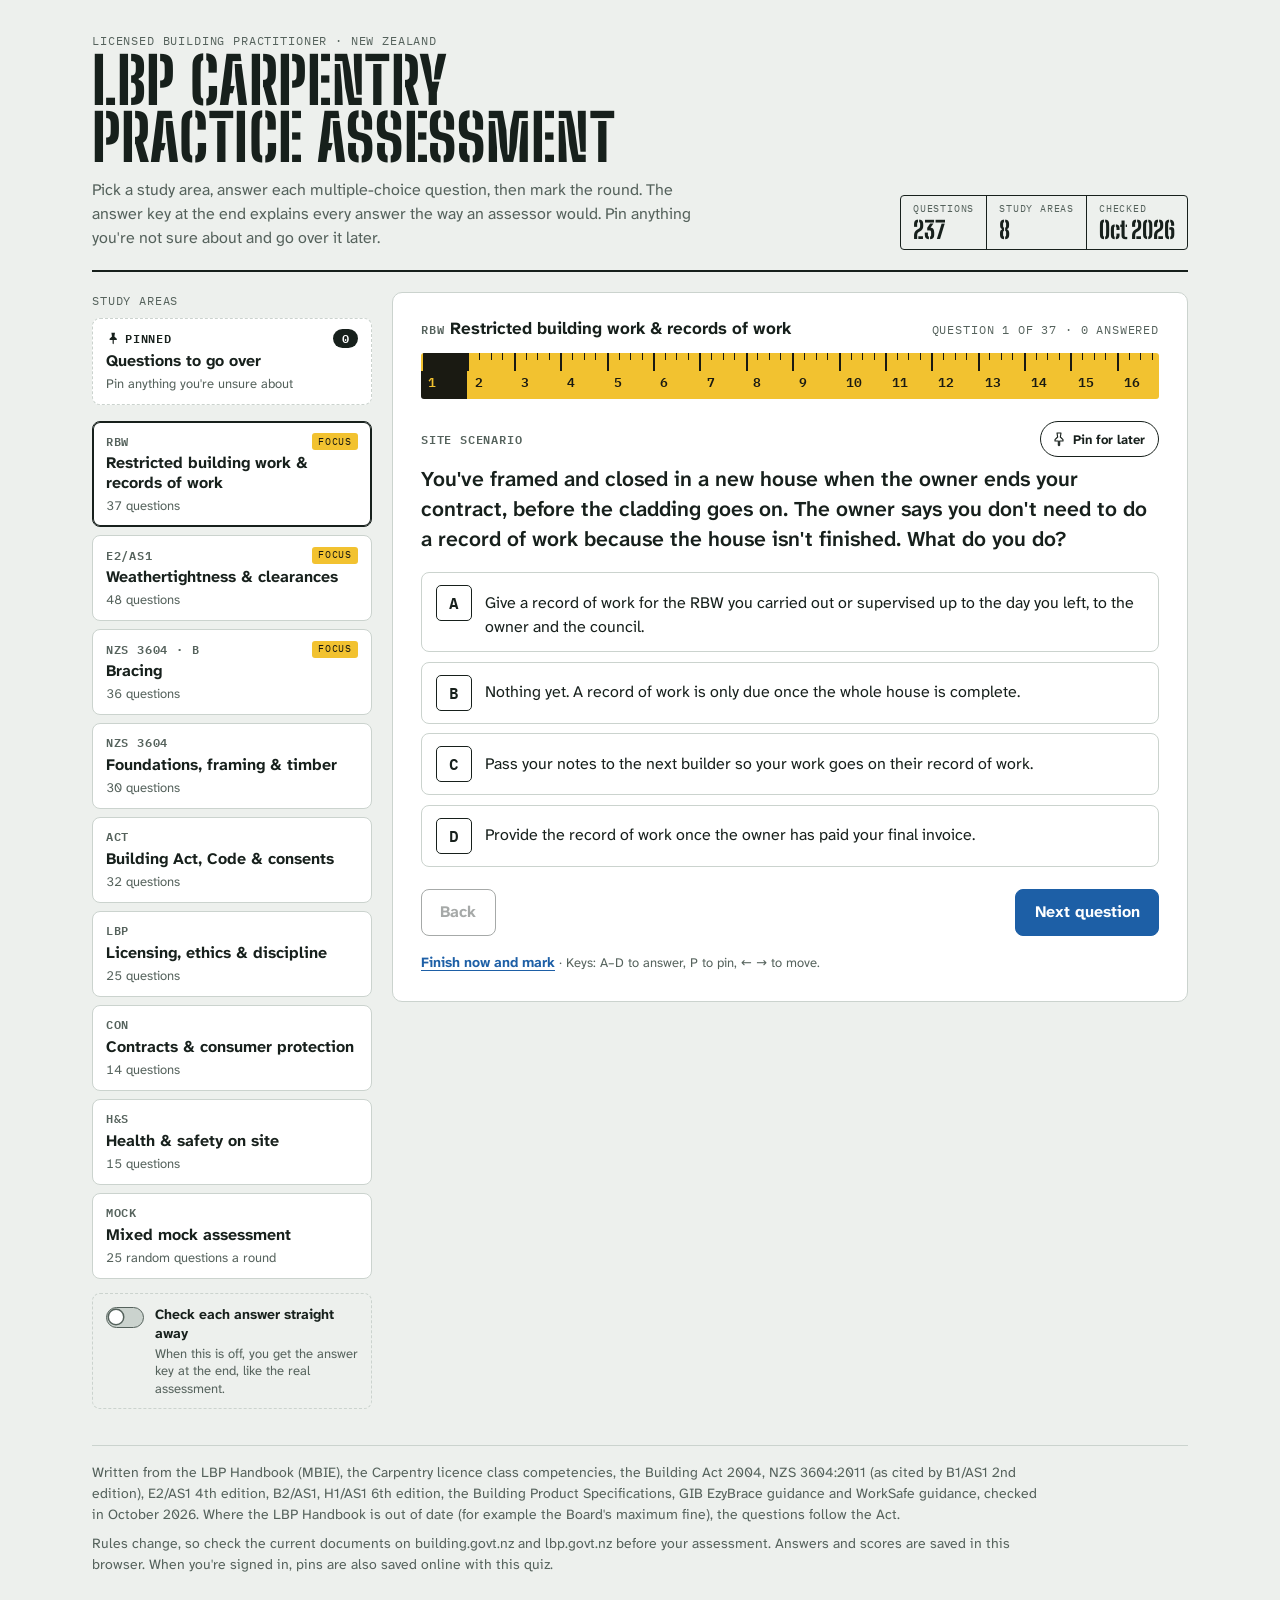
<file: lbp-carpentry-quiz/LBP-Carpentry-Practice-Quiz.html>
<!doctype html>
<html lang="en-NZ">
<head>
<meta charset="utf-8">
<meta name="viewport" content="width=device-width,initial-scale=1,viewport-fit=cover">
<title>LBP Carpentry Practice Quiz</title>
<style>@font-face{font-family:'Atkinson Hyperlegible Next';font-style:normal;font-weight:400 700;font-display:swap;src:url([data-uri]) format('woff2');unicode-range:U+0100-02BA, U+02BD-02C5, U+02C7-02CC, U+02CE-02D7, U+02DD-02FF, U+0304, U+0308, U+0329, U+1D00-1DBF, U+1E00-1E9F, U+1EF2-1EFF, U+2020, U+20A0-20AB, U+20AD-20C0, U+2113, U+2C60-2C7F, U+A720-A7FF;}
@font-face{font-family:'Atkinson Hyperlegible Next';font-style:normal;font-weight:400 700;font-display:swap;src:url([data-uri]) format('woff2');unicode-range:U+0000-00FF, U+0131, U+0152-0153, U+02BB-02BC, U+02C6, U+02DA, U+02DC, U+0304, U+0308, U+0329, U+2000-206F, U+20AC, U+2122, U+2191, U+2193, U+2212, U+2215, U+FEFF, U+FFFD;}
@font-face{font-family:'Big Shoulders Stencil Display';font-style:normal;font-weight:700 800;font-display:swap;src:url([data-uri]) format('woff2');unicode-range:U+0000-00FF, U+0131, U+0152-0153, U+02BB-02BC, U+02C6, U+02DA, U+02DC, U+0304, U+0308, U+0329, U+2000-206F, U+20AC, U+2122, U+2191, U+2193, U+2212, U+2215, U+FEFF, U+FFFD;}
@font-face{font-family:'IBM Plex Mono';font-style:normal;font-weight:400;font-display:swap;src:url([data-uri]) format('woff2');unicode-range:U+0000-00FF, U+0131, U+0152-0153, U+02BB-02BC, U+02C6, U+02DA, U+02DC, U+0304, U+0308, U+0329, U+2000-206F, U+20AC, U+2122, U+2191, U+2193, U+2212, U+2215, U+FEFF, U+FFFD;}
@font-face{font-family:'IBM Plex Mono';font-style:normal;font-weight:500;font-display:swap;src:url([data-uri]) format('woff2');unicode-range:U+0000-00FF, U+0131, U+0152-0153, U+02BB-02BC, U+02C6, U+02DA, U+02DC, U+0304, U+0308, U+0329, U+2000-206F, U+20AC, U+2122, U+2191, U+2193, U+2212, U+2215, U+FEFF, U+FFFD;}
@font-face{font-family:'IBM Plex Mono';font-style:normal;font-weight:600;font-display:swap;src:url([data-uri]) format('woff2');unicode-range:U+0000-00FF, U+0131, U+0152-0153, U+02BB-02BC, U+02C6, U+02DA, U+02DC, U+0304, U+0308, U+0329, U+2000-206F, U+20AC, U+2122, U+2191, U+2193, U+2212, U+2215, U+FEFF, U+FFFD;}</style>
<style>:root{color-scheme:light}body{margin:0}img{max-width:100%}[hidden]{display:none!important}:root{padding-top:env(safe-area-inset-top,0px);padding-bottom:env(safe-area-inset-bottom,0px)}</style>
</head>
<body>

<style>
/* Layout: a site clipboard. Study areas run down the left (a swipeable row on phones);
   one question sheet sits on the right, with a tape-measure strip tracking progress. */
:root {
  --bg: #EDF0ED;
  --surface: #FFFFFF;
  --ink: #17201C;
  --muted: #55625C;
  --rule: #CBD3CE;
  --accent: #1D5FA6;      /* chalk-line blue: things you can press */
  --accent-ink: #FFFFFF;
  --accent-soft: #E2EBF6;
  --tape: #F2C230;        /* tape-measure yellow: progress and focus tags */
  --tape-ink: #1A1A12;
  --good: #22744A;
  --good-soft: #E0F0E6;
  --bad: #B23A2B;
  --bad-soft: #F7E2DE;
  --f-display: "Big Shoulders Stencil Display", "Arial Narrow", Impact, sans-serif;
  --f-body: "Atkinson Hyperlegible Next", "Atkinson Hyperlegible", system-ui, -apple-system, "Segoe UI", Roboto, sans-serif;
  --f-mono: "IBM Plex Mono", ui-monospace, SFMono-Regular, Menlo, Consolas, monospace;
}
@media (prefers-color-scheme: dark) {
  :root:not([data-theme="light"]) {
    --bg: #101513; --surface: #171E1B; --ink: #E4EAE6; --muted: #9AA79F; --rule: #2C3732;
    --accent: #86B4EE; --accent-ink: #0B1828; --accent-soft: #1B2A3B;
    --tape: #E9BA2E; --tape-ink: #17150C;
    --good: #62C690; --good-soft: #14281D; --bad: #F2907E; --bad-soft: #2E1915;
    color-scheme: dark;
  }
}
:root[data-theme="dark"] {
  --bg: #101513; --surface: #171E1B; --ink: #E4EAE6; --muted: #9AA79F; --rule: #2C3732;
  --accent: #86B4EE; --accent-ink: #0B1828; --accent-soft: #1B2A3B;
  --tape: #E9BA2E; --tape-ink: #17150C;
  --good: #62C690; --good-soft: #14281D; --bad: #F2907E; --bad-soft: #2E1915;
  color-scheme: dark;
}

* { box-sizing: border-box; }
body {
  background: var(--bg);
  color: var(--ink);
  font-family: var(--f-body);
  font-size: 1rem;
  line-height: 1.5;
  -webkit-font-smoothing: antialiased;
}
.wrap { max-width: 72rem; margin: 0 auto; padding-inline: 16px; padding-block: 1.25rem 3rem; }
@media (min-width: 720px) { .wrap { padding-inline: 28px; padding-block: 2rem 4rem; } }

/* Header */
.top {
  display: flex; flex-wrap: wrap; align-items: flex-end; justify-content: space-between;
  gap: .75rem 1.5rem; padding-bottom: 1.25rem; margin-bottom: 1.25rem; border-bottom: 2px solid var(--ink);
}
.eyebrow, .area-code, .kind, .qcount, .pill, .ref, .label {
  font-family: var(--f-mono); letter-spacing: .07em; text-transform: uppercase;
}
.eyebrow { margin: 0; font-size: .75rem; color: var(--muted); }
h1 {
  margin: .2rem 0 0; font-family: var(--f-display); font-weight: 800;
  font-size: clamp(2.6rem, 8vw, 4rem); line-height: .88; letter-spacing: .01em; text-transform: uppercase;
  text-wrap: balance;
}
.lede { margin: .75rem 0 0; max-width: 38rem; color: var(--muted); text-wrap: pretty; }
.top-main { min-width: 0; }
.top-side { display: grid; gap: .75rem; justify-items: start; }
@media (min-width: 720px) { .top-side { justify-items: end; } }
.plate {
  display: flex; margin: 0; border: 1.5px solid var(--ink); border-radius: 4px; overflow: hidden;
}
.plate div { padding: .4rem .75rem; border-left: 1.5px solid var(--ink); }
.plate div:first-child { border-left: 0; }
.plate dt { font-family: var(--f-mono); font-size: .62rem; letter-spacing: .08em; text-transform: uppercase; color: var(--muted); }
.plate dd { margin: 0; font-family: var(--f-display); font-weight: 800; font-size: 1.5rem; line-height: 1.05; font-variant-numeric: tabular-nums; }
.files { display: grid; gap: .4rem; justify-items: inherit; }
.files-title { margin: 0; font-family: var(--f-mono); font-size: .68rem; letter-spacing: .08em; text-transform: uppercase; color: var(--muted); }
.files-btns { display: flex; flex-wrap: wrap; gap: .4rem; }
.files-status { margin: 0; min-height: 1.2em; font-size: .8125rem; color: var(--muted); }
.btn.small { min-height: 2.3rem; padding: .35rem .8rem; font-size: .875rem; }

/* Instant-feedback switch */
.switch {
  display: grid; grid-template-columns: auto minmax(0, 1fr); gap: .65rem; align-items: start; margin-top: .9rem;
  padding: .7rem .8rem; border: 1.5px dashed var(--rule); border-radius: 8px; cursor: pointer; min-width: 0;
}
.switch input { position: absolute; opacity: 0; pointer-events: none; }
.switch-track {
  position: relative; width: 2.4rem; height: 1.35rem; margin-top: .1rem; border-radius: 999px;
  background: var(--rule); border: 1.5px solid var(--muted);
}
.switch-track::after {
  content: ""; position: absolute; top: .12rem; left: .14rem; width: .9rem; height: .9rem; border-radius: 50%;
  background: var(--surface); box-shadow: 0 0 0 1.5px var(--muted);
}
.switch input:checked + .switch-track { background: var(--accent); border-color: var(--accent); }
.switch input:checked + .switch-track::after { left: auto; right: .14rem; box-shadow: none; }
.switch input:focus-visible + .switch-track { outline: 3px solid var(--accent); outline-offset: 2px; }
.switch-text { display: grid; gap: .1rem; font-size: .8125rem; color: var(--muted); line-height: 1.35; }
.switch-text strong { color: var(--ink); font-size: .875rem; }
@media (max-width: 959px) { .switch { max-width: 30rem; } }

/* Instant feedback on a question */
.opt.is-right { border-color: var(--good); background: var(--good-soft); }
.opt.is-right .letter { background: var(--good); border-color: var(--good); color: var(--surface); }
.opt.is-wrong { border-color: var(--bad); background: var(--bad-soft); }
.opt.is-wrong .letter { background: var(--bad); border-color: var(--bad); color: var(--surface); }
.opt.is-locked { cursor: default; }
.feedback { margin-top: 1rem; padding: .9rem 1rem; border-radius: 8px; border: 1.5px solid; display: grid; gap: .45rem; }
.feedback.good { border-color: var(--good); }
.feedback.bad { border-color: var(--bad); }
.feedback .fb-title { margin: 0; font-weight: 700; }
.feedback.good .fb-title { color: var(--good); }
.feedback.bad .fb-title { color: var(--bad); }
.feedback p { margin: 0; }
.feedback:focus { outline: none; }

/* Two-column layout */
.layout { display: grid; gap: 1.25rem; }
@media (min-width: 960px) { .layout { grid-template-columns: 17.5rem minmax(0, 1fr); align-items: start; } }

/* Study areas */
.areas { min-width: 0; }
.areas .eyebrow { margin-bottom: .5rem; }
.area-list {
  list-style: none; margin: 0; padding: 0 0 .35rem; display: flex; gap: .5rem;
  overflow-x: auto; scroll-snap-type: x proximity; scrollbar-width: thin;
}
.area-list li { flex: 0 0 auto; scroll-snap-align: start; }
@media (min-width: 960px) {
  .area-list { flex-direction: column; overflow: visible; padding: 0; }
  .area-list li { flex: none; }
  .area-list li.pins-li { margin-bottom: .5rem; }
}
.area-btn {
  appearance: none; display: grid; gap: .2rem; width: 100%; min-width: 13.5rem; text-align: left;
  font: inherit; color: inherit; background: var(--surface); border: 1.5px solid var(--rule);
  border-radius: 8px; padding: .65rem .8rem; cursor: pointer;
}
@media (min-width: 960px) { .area-btn { min-width: 0; } }
.area-btn:hover { border-color: var(--muted); }
.area-btn[aria-current="true"] { border-color: var(--ink); box-shadow: inset 0 0 0 1px var(--ink); }
.area-btn.is-pins { border-style: dashed; }
.area-btn.is-pins[aria-current="true"] { border-style: solid; }
.area-btn:focus-visible, .btn:focus-visible, .tape-seg:focus-visible, .link-btn:focus-visible,
.pin-btn:focus-visible, .reveal summary:focus-visible {
  outline: 3px solid var(--accent); outline-offset: 2px;
}
.area-top { display: flex; align-items: center; justify-content: space-between; gap: .5rem; }
.area-code { font-size: .72rem; font-weight: 600; color: var(--muted); }
.is-pins .area-code { display: inline-flex; align-items: center; gap: .3rem; color: var(--ink); }
.is-pins .area-code svg { width: .9rem; height: .9rem; }
.is-pins .area-code path { fill: currentColor; }
.focus-tag {
  font-family: var(--f-mono); font-size: .65rem; letter-spacing: .07em; text-transform: uppercase;
  background: var(--tape); color: var(--tape-ink); padding: .05rem .4rem; border-radius: 3px;
}
.count-badge {
  font-family: var(--f-mono); font-size: .72rem; font-weight: 600; min-width: 1.6rem; text-align: center;
  padding: .05rem .45rem; border-radius: 999px; background: var(--ink); color: var(--surface);
  font-variant-numeric: tabular-nums;
}
.area-name { font-weight: 700; line-height: 1.25; }
.area-meta { font-size: .8125rem; color: var(--muted); font-variant-numeric: tabular-nums; }

/* Question sheet */
.sheet {
  min-width: 0; background: var(--surface); border: 1.5px solid var(--rule); border-radius: 10px; padding: 1rem;
}
@media (min-width: 720px) { .sheet { padding: 1.5rem 1.75rem 1.75rem; } }
.sheet-head {
  display: flex; flex-wrap: wrap; justify-content: space-between; align-items: baseline;
  gap: .35rem 1rem; margin-bottom: .85rem;
}
.sheet-title { margin: 0; font-size: 1.0625rem; font-weight: 700; line-height: 1.3; }
.sheet-title .area-code { margin-right: .35rem; }
.qcount { margin: 0; font-size: .75rem; color: var(--muted); font-variant-numeric: tabular-nums; }

/* Tape-measure progress strip */
.tape {
  position: relative; display: flex; overflow-x: auto; margin: 0 0 1.4rem;
  background: var(--tape); color: var(--tape-ink); border-radius: 3px; scrollbar-width: thin;
}
.tape-seg {
  position: relative; flex: 1 0 2.9rem; min-height: 2.9rem; appearance: none; border: 0; cursor: pointer;
  background: transparent; color: inherit; font-family: var(--f-mono); font-size: .8125rem; font-weight: 600;
  text-align: left; padding: 1.05rem 0 .3rem .45rem; font-variant-numeric: tabular-nums;
  background-image: repeating-linear-gradient(90deg, var(--tape-ink) 0 1px, transparent 1px 25%);
  background-size: 100% 7px; background-repeat: no-repeat;
}
.tape-seg::before {
  content: ""; position: absolute; left: 0; top: 0; width: 2px; height: 1.15rem; background: var(--tape-ink);
}
.tape-seg.is-answered::after {
  content: ""; position: absolute; right: .45rem; bottom: .5rem; width: .42rem; height: .42rem;
  border-radius: 50%; background: var(--tape-ink);
}
.tape-seg.is-current { background-color: var(--tape-ink); color: var(--tape); }
.tape-seg.is-current::before, .tape-seg.is-current.is-answered::after { background: var(--tape); }
.seg-pin { position: absolute; right: .3rem; top: .7rem; width: .8rem; height: .8rem; }
.seg-pin path { fill: currentColor; }

.q-top { display: flex; flex-wrap: wrap; align-items: center; justify-content: space-between; gap: .5rem 1rem; }
.kind { margin: 0; font-size: .72rem; font-weight: 600; color: var(--muted); }
.q-text {
  margin: .5rem 0 1.1rem; font-size: clamp(1.125rem, 2.3vw, 1.3125rem); line-height: 1.42; font-weight: 600;
  text-wrap: pretty;
}
.q-text:focus { outline: none; }
.options { border: 0; margin: 0; padding: 0; display: grid; gap: .6rem; min-width: 0; }
.opt {
  position: relative; display: grid; grid-template-columns: 2.25rem minmax(0, 1fr); gap: .8rem; align-items: start;
  padding: .75rem .9rem; border: 1.5px solid var(--rule); border-radius: 8px; background: var(--surface); cursor: pointer;
}
.opt:hover { border-color: var(--muted); }
.opt input { position: absolute; opacity: 0; pointer-events: none; }
.opt .letter {
  display: grid; place-items: center; width: 2.25rem; height: 2.25rem; border: 1.5px solid var(--ink);
  border-radius: 5px; font-family: var(--f-mono); font-weight: 600;
}
.opt-text { padding-top: .35rem; min-width: 0; }
.opt.is-checked { border-color: var(--accent); background: var(--accent-soft); }
.opt.is-checked .letter { background: var(--accent); border-color: var(--accent); color: var(--accent-ink); }
.opt:focus-within { outline: 3px solid var(--accent); outline-offset: 2px; }
.opt:has(input:not(:focus-visible)):focus-within { outline: none; }

/* Pin toggle */
.pin-btn {
  appearance: none; display: inline-flex; align-items: center; gap: .4rem; font: inherit; font-size: .8125rem;
  font-weight: 700; min-height: 2.25rem; padding: .3rem .8rem .3rem .6rem; border-radius: 999px; cursor: pointer;
  border: 1.5px solid var(--ink); background: transparent; color: var(--ink); white-space: nowrap;
}
.pin-btn svg { width: 1rem; height: 1rem; flex: none; }
.pin-btn path { fill: none; stroke: currentColor; stroke-width: 1.7; stroke-linejoin: round; }
.pin-btn:hover { background: var(--bg); }
.pin-btn[aria-pressed="true"] { background: var(--ink); color: var(--surface); }
.pin-btn[aria-pressed="true"] path { fill: currentColor; }
.pin-btn.small { min-height: 2rem; font-size: .75rem; padding: .2rem .65rem .2rem .5rem; }
.key-top .pin-btn { margin-left: auto; }

.q-nav { display: flex; flex-wrap: wrap; justify-content: space-between; gap: .75rem; margin-top: 1.4rem; }
.btn {
  appearance: none; font: inherit; font-weight: 700; min-height: 2.9rem; padding: .65rem 1.15rem; cursor: pointer;
  border-radius: 8px; border: 1.5px solid var(--ink); background: transparent; color: var(--ink);
}
.btn:hover { background: var(--bg); }
.btn.primary { background: var(--accent); border-color: var(--accent); color: var(--accent-ink); }
.btn.primary:hover { filter: brightness(1.08); }
.btn:disabled { opacity: .38; cursor: not-allowed; }
.link-btn {
  appearance: none; border: 0; background: none; padding: 0; font: inherit; font-size: .875rem; font-weight: 700;
  color: var(--accent); text-decoration: underline; text-underline-offset: 3px; cursor: pointer;
}
.hint { margin: 1rem 0 0; font-size: .8125rem; color: var(--muted); }
.confirm {
  margin-top: 1rem; padding: .9rem 1rem; border: 1.5px solid var(--ink); border-radius: 8px; background: var(--bg);
  display: flex; flex-wrap: wrap; align-items: center; justify-content: space-between; gap: .75rem;
}
.confirm p { margin: 0; font-weight: 600; }
.confirm div { display: flex; flex-wrap: wrap; gap: .5rem; }

/* Results and answer key */
.results-head {
  display: flex; flex-wrap: wrap; align-items: flex-end; justify-content: space-between; gap: .75rem 2rem;
  padding-bottom: 1.1rem; border-bottom: 1.5px solid var(--rule);
}
.score {
  margin: .25rem 0 0; font-family: var(--f-display); font-weight: 800; font-size: clamp(3.75rem, 11vw, 5.25rem);
  line-height: .85; font-variant-numeric: tabular-nums;
}
.score small { font-size: .5em; color: var(--muted); }
.score:focus { outline: none; }
.verdict { margin: .5rem 0 0; max-width: 30rem; }
.actions { display: flex; flex-wrap: wrap; gap: .5rem; }
.key-title {
  margin: 1.5rem 0 .25rem; font-family: var(--f-display); font-weight: 800; font-size: 1.9rem;
  letter-spacing: .02em; text-transform: uppercase;
}
.key-title:focus { outline: none; }
.key-sub { margin: 0 0 .5rem; font-size: .875rem; color: var(--muted); }
.key { list-style: none; margin: 0; padding: 0; }
.key-item { display: grid; gap: .55rem; padding: 1.1rem 0; border-top: 1px solid var(--rule); min-width: 0; }
.key-top { display: flex; flex-wrap: wrap; align-items: center; gap: .5rem .65rem; }
.qnum { font-family: var(--f-mono); font-weight: 600; font-variant-numeric: tabular-nums; }
.pill { font-size: .68rem; font-weight: 600; padding: .12rem .5rem; border-radius: 999px; border: 1px solid currentColor; }
.pill.good { color: var(--good); background: var(--good-soft); }
.pill.bad { color: var(--bad); background: var(--bad-soft); }
.pill.skip { color: var(--muted); }
.key-kind { font-family: var(--f-mono); font-size: .68rem; letter-spacing: .07em; text-transform: uppercase; color: var(--muted); }
.key-q { margin: 0; font-weight: 700; text-wrap: pretty; }
.ans { margin: 0; display: grid; grid-template-columns: 8.5rem minmax(0, 1fr); gap: .3rem .75rem; }
.ans dt { font-family: var(--f-mono); font-size: .72rem; letter-spacing: .07em; text-transform: uppercase; color: var(--muted); padding-top: .2rem; }
.ans dd { margin: 0; min-width: 0; }
.ans .is-bad { color: var(--bad); }
.ans .is-good { color: var(--good); font-weight: 700; }
@media (max-width: 540px) { .ans { grid-template-columns: minmax(0, 1fr); gap: 0; } .ans dd { margin-bottom: .4rem; } }
.explain { margin: 0; max-width: 46rem; }
.note { margin: 0; max-width: 46rem; padding: .65rem .8rem; background: var(--bg); border-radius: 6px; font-size: .9375rem; }
.note .label { display: block; font-size: .68rem; font-weight: 600; color: var(--muted); margin-bottom: .15rem; }
.ref { margin: 0; font-size: .72rem; color: var(--muted); text-transform: none; letter-spacing: .02em; }

/* Pinned list */
.pins-head h2 { margin: .35rem 0 0; font-family: var(--f-display); font-weight: 800; font-size: 2.1rem; line-height: 1; letter-spacing: .02em; text-transform: uppercase; }
.pins-head h2:focus { outline: none; }
.pins-intro { margin: .6rem 0 0; max-width: 40rem; color: var(--muted); text-wrap: pretty; }
.sync { display: flex; align-items: center; gap: .45rem; margin: .7rem 0 0; font-size: .8125rem; color: var(--muted); }
.sync::before { content: ""; flex: none; width: .55rem; height: .55rem; border-radius: 50%; background: var(--muted); }
.sync.on::before { background: var(--good); }
.pins-head .actions { margin-top: 1rem; }
.status-msg { margin: .6rem 0 0; font-size: .875rem; font-weight: 700; color: var(--good); min-height: 1.3em; }
.copy-out {
  width: 100%; min-height: 11rem; margin-top: .6rem; font-family: var(--f-mono); font-size: .78rem; line-height: 1.45;
  color: var(--ink); background: var(--bg); border: 1.5px solid var(--rule); border-radius: 6px; padding: .6rem .7rem; resize: vertical;
}
.pin-list { list-style: none; margin: 1.1rem 0 0; padding: 0; }
.pin-item { display: grid; gap: .6rem; padding: 1.1rem 0; border-top: 1px solid var(--rule); min-width: 0; }
.pin-note label {
  display: block; margin-bottom: .25rem; font-family: var(--f-mono); font-size: .68rem; letter-spacing: .07em;
  text-transform: uppercase; color: var(--muted);
}
.pin-note textarea {
  width: 100%; min-height: 3.4rem; resize: vertical; font: inherit; font-size: .9375rem; color: var(--ink);
  background: var(--bg); border: 1.5px solid var(--rule); border-radius: 6px; padding: .5rem .65rem;
}
.pin-note textarea:focus { outline: 3px solid var(--accent); outline-offset: 1px; border-color: var(--accent); }
.reveal summary { width: fit-content; cursor: pointer; font-weight: 700; color: var(--accent); }
.reveal[open] summary { margin-bottom: .55rem; }
.reveal > div { display: grid; gap: .55rem; }

/* Placeholder for areas not in the preview */
.empty { padding: .5rem 0 1rem; max-width: 36rem; }
.empty h2 { margin: .35rem 0 .5rem; font-size: 1.375rem; line-height: 1.3; }
.empty h2:focus { outline: none; }
.empty p { margin: 0 0 .75rem; }

.foot { margin-top: 2.25rem; padding-top: 1rem; border-top: 1.5px solid var(--rule); font-size: .875rem; color: var(--muted); }
.foot p { margin: 0 0 .5rem; max-width: 60rem; }

@media (prefers-reduced-motion: no-preference) {
  .opt, .area-btn, .btn, .pin-btn { transition: border-color .15s ease, background-color .15s ease; }
}
</style>

<div class="wrap">
  <header class="top">
    <div>
      <p class="eyebrow">Licensed Building Practitioner · New Zealand</p>
      <h1>LBP Carpentry<br>practice assessment</h1>
      <p class="lede">Pick a study area, answer each multiple-choice question, then mark the round. The answer key at the end explains every answer the way an assessor would. Pin anything you're not sure about and go over it later.</p>
    </div>
    <div class="top-side">
      <dl class="plate">
        <div><dt>Questions</dt><dd id="statQ">237</dd></div>
        <div><dt>Study areas</dt><dd id="statA">8</dd></div>
        <div><dt>Checked</dt><dd>Oct 2026</dd></div>
      </dl>
      <div class="files" id="getFiles" hidden>
        <p class="files-title">Take it offline</p>
        <div class="files-btns">
          <button type="button" class="btn small" data-file="LBP-Carpentry-Practice-Quiz.pdf" data-name="LBP-Carpentry-Practice-Quiz.pdf">PDF to print</button>
          <button type="button" class="btn small" data-file="LBP-Carpentry-Practice-Quiz.html" data-name="LBP-Carpentry-Practice-Quiz.html">Offline quiz file</button>
        </div>
        <p class="files-status" id="fileStatus" role="status"></p>
      </div>
    </div>
  </header>

  <div class="layout">
    <nav class="areas" aria-label="Study areas">
      <p class="eyebrow">Study areas</p>
      <ul class="area-list" id="areaList"></ul>
      <label class="switch" for="instantToggle">
        <input type="checkbox" id="instantToggle">
        <span class="switch-track" aria-hidden="true"></span>
        <span class="switch-text"><strong>Check each answer straight away</strong><span>When this is off, you get the answer key at the end, like the real assessment.</span></span>
      </label>
    </nav>
    <main class="sheet" id="sheet" aria-live="polite"></main>
  </div>

  <footer class="foot">
    <p>Written from the LBP Handbook (MBIE), the Carpentry licence class competencies, the Building Act 2004, NZS 3604:2011 (as cited by B1/AS1 2nd edition), E2/AS1 4th edition, B2/AS1, H1/AS1 6th edition, the Building Product Specifications, GIB EzyBrace guidance and WorkSafe guidance, checked in October 2026. Where the LBP Handbook is out of date (for example the Board's maximum fine), the questions follow the Act.</p>
    <p>Rules change, so check the current documents on building.govt.nz and lbp.govt.nz before your assessment. Answers and scores are saved in this browser. When you're signed in, pins are also saved online with this quiz.</p>
  </footer>
</div>

<script>
(() => {
  "use strict";

  const AREAS = [{"id": "rbw", "code": "RBW", "name": "Restricted building work & records of work", "blurb": "What is and isn't RBW, owner-builders, supervision, and records of work.", "focus": true}, {"id": "e2", "code": "E2/AS1", "name": "Weathertightness & clearances", "blurb": "Ground and roof clearances, the risk matrix, cavities, windows, flashings and decks (4th edition).", "focus": true}, {"id": "brace", "code": "NZS 3604 · B", "name": "Bracing", "blurb": "Bracing demand, wind and earthquake zones, bracing lines, elements, hold-downs and diaphragms.", "focus": true}, {"id": "struct", "code": "NZS 3604", "name": "Foundations, framing & timber", "blurb": "Good ground, piles, subfloors, slabs, timber grades and treatment, fixings and span tables."}, {"id": "act", "code": "ACT", "name": "Building Act, Code & consents", "blurb": "Building Code clauses, ways to comply, consents, inspections, variations, exemptions and CCCs."}, {"id": "lbp", "code": "LBP", "name": "Licensing, ethics & discipline", "blurb": "Licence classes, the assessment, renewal, skills maintenance, the Code of Ethics and the Board."}, {"id": "con", "code": "CON", "name": "Contracts & consumer protection", "blurb": "Written contracts, disclosure, implied warranties, defect repairs and the Construction Contracts Act."}, {"id": "hs", "code": "H&S", "name": "Health & safety on site", "blurb": "PCBU and worker duties, notifiable events and work, controls, working at height and asbestos."}, {"id": "mock", "code": "MOCK", "name": "Mixed mock assessment", "blurb": "A random round of 25 drawn from every area, like the real assessment conversation."}];
  const QUESTIONS = [{"id":"rbw-01","area":"rbw","kind":"Site scenario","q":"You've framed and closed in a new house when the owner ends your contract, before the cladding goes on. The owner says you don't need to do a record of work because the house isn't finished. What do you do?","options":["Give a record of work for the RBW you carried out or supervised up to the day you left, to the owner and the council.","Nothing yet. A record of work is only due once the whole house is complete.","Pass your notes to the next builder so your work goes on their record of work.","Provide the record of work once the owner has paid your final invoice."],"answer":0,"explain":"A record of work is due when your part of the restricted building work is finished, and leaving the job early (or being dismissed, or the company being liquidated) counts as finishing. Give it to the homeowner and the territorial authority, listing the work you completed and the work still to be done. Another LBP can't take responsibility for your work, and you can't hold the record back over a payment dispute.","note":"Say who gets it (owner and council), when it's due (when your RBW ends, not when the job ends), and that it isn't a bargaining chip.","ref":"LBP Handbook p.11 · Building Act 2004 s88"},{"id":"rbw-02","area":"rbw","kind":"Site scenario","q":"You're asked to frame a new three-storey building with a café on the ground floor and two apartments above. It needs a building consent. Is the structural framing restricted building work?","options":["Yes. Any building with apartments in it counts as residential.","Only the framing for the two apartment floors.","Only if the building is more than 10 m high.","No. RBW covers houses and purely residential small-to-medium apartment buildings, and this building is mixed-use."],"answer":3,"explain":"RBW only applies to houses and small-to-medium apartment buildings (two or more residential units, no commercial units, under 10 m high). A building with a café or shops is mixed-use, so the work isn't RBW. It still has to follow the consent and the Building Code, and as an LBP you're accountable to the Board for all building work you carry out or supervise, RBW or not.","ref":"LBP Handbook pp.8–9 · Building (Definition of Restricted Building Work) Order 2011"},{"id":"rbw-03","area":"rbw","kind":"Site scenario","q":"You're the LBP carpenter running a job. Another LBP carpenter on your crew fixes all the wall cladding. Who provides the record of work for the cladding?","options":["The building company provides one record of work covering the whole crew.","You do, because you're supervising the whole job.","Nobody. Wall cladding isn't restricted building work.","The other LBP. An LBP can't supervise another LBP in the same licence class, so each LBP who does RBW provides their own record of work."],"answer":3,"explain":"Each LBP is personally accountable to the Building Practitioners Board, and that accountability can't be passed to a supervisor. Two LBPs in the same class can help or mentor each other, but each provides a record of work for the RBW they did. Wall cladding is part of the external moisture-management system, so it is RBW. Records of work come from individual LBPs, not companies.","ref":"LBP Handbook pp.10–11 · Codewords 132"},{"id":"rbw-04","area":"rbw","kind":"Rule check","q":"Which of these jobs on a house is NOT restricted building work?","options":["Demolishing an old house to clear the site","Installing the windows in a new extension","Framing the roof of a new house","Replacing a load-bearing wall with a beam"],"answer":0,"explain":"RBW is the construction or alteration (or design) of the primary structure or external moisture-management system of a home. Demolition and removal aren't construction or alteration, so they aren't RBW. The other three all affect primary structure or weathertightness.","ref":"LBP Handbook p.8 (RBW flowchart)"},{"id":"rbw-05","area":"rbw","kind":"Site scenario","q":"A homeowner wants you to replace rotten wall framing and weatherboards caused by a long-term leak, using the same materials. They say it's just maintenance, so no consent is needed. What's the correct position?","options":["They're right. Like-for-like repairs are always exempt.","It isn't exempt. Repairing work that failed its durability requirements (like a leak) or substantially replacing structural framing needs a building consent, so it's RBW.","Only the weatherboards need a consent.","It's exempt as long as you use treated timber this time."],"answer":1,"explain":"Schedule 1's repair and maintenance exemption excludes repairing or replacing components that failed to meet the Building Code's durability requirements (for example, because of an external moisture failure) and complete or substantial replacement of structural components. So this work needs a consent, and because it involves primary structure and the external moisture-management system of a house, it's RBW.","note":"Leaky-building repairs are a classic assessor scenario. Explain why the exemption doesn't apply, not just that it doesn't.","ref":"Building Act 2004 Schedule 1, exemption 1 · building.govt.nz exempt work guidance"},{"id":"rbw-06","area":"rbw","kind":"Site scenario","q":"You're building a deck that is exempt from building consent under Schedule 1 (no one could fall more than 1.5 m). Is the deck framing restricted building work?","options":["Yes. Any structural framing is RBW.","No. Work that doesn't need a building consent isn't RBW (consent-exempt granny flats aside), though it must still meet the Building Code.","Yes, because it's attached to a house.","Only if an LBP builds it."],"answer":1,"explain":"For ordinary building work, RBW only covers work that needs a building consent, so Schedule 1 exempt work isn't RBW. It still has to comply with the Building Code (including F4 barriers where there's a 1 m fall), and if you're an LBP you're still accountable for doing it competently. The exception is consent-exempt granny flats, which do include RBW.","ref":"LBP Handbook p.8 · Building Act 2004 s17 and Schedule 1"},{"id":"rbw-07","area":"rbw","kind":"Site scenario","q":"An owner-builder is building their own home. They want to pay their unlicensed nephew to fix the wall cladding. Is that allowed?","options":["Yes. The owner-builder exemption covers anyone the owner hires.","Yes, as long as the nephew is a qualified builder.","No. The exemption only covers RBW the owner does personally or with unpaid friends and family. Paid workers doing RBW must be LBPs or supervised by one.","Yes, if the owner signs off the work."],"answer":2,"explain":"Under section 90B, an owner-builder can carry out RBW on their own home themselves or with help from unpaid friends or family. Anyone paid to do RBW must be an appropriately licensed LBP or be supervised by one, and any paid LBPs on the job must provide records of work.","ref":"Building Act 2004 s90B · Codewords (owner-builders)"},{"id":"rbw-08","area":"rbw","kind":"Rule check","q":"Which of these is NOT a condition of the owner-builder exemption?","options":["The owner lives in, or intends to live in, the home (including as a holiday home)","The owner hasn't used the exemption for a different home in the previous 3 years","The owner provides a statutory declaration to the BCA","The owner holds a building trade qualification"],"answer":3,"explain":"An owner-builder must be a person who lives or intends to live in the home, does the RBW personally or with unpaid friends and family, hasn't used the exemption on a different home in the previous 3 years, and gives the BCA a statutory declaration. No trade qualification is needed.","ref":"Building Act 2004 s90B"},{"id":"rbw-09","area":"rbw","kind":"Rule check","q":"Can the owner-builder exemption be used to build a consent-exempt granny flat (small stand-alone dwelling) under Schedule 1A?","options":["No. The owner-builder exemption isn't available for Schedule 1A granny flats.","Yes, if the owner will live in it.","Only if the flat is under 30 m².","Yes, the same as any other home."],"answer":0,"explain":"Granny flats built without consent under Schedule 1A must be designed and built (or supervised) by LBPs, and section 90D(1A) rules out the owner-builder exemption for them. The council doesn't inspect these builds, so the LBP records are the main record of who did the work.","ref":"Building Act 2004 s90D(1A) and Schedule 1A"},{"id":"rbw-10","area":"rbw","kind":"Rule check","q":"Who must receive your record of work?","options":["The main contractor only","The owner and the territorial authority (the council)","The BCA inspector at the final inspection","The LBP Registrar"],"answer":1,"explain":"Section 88 says each LBP who carries out or supervises RBW under a consent must give a record of work to the owner and the territorial authority. For a consent-exempt granny flat it goes to the owner and the council that issued the PIM.","ref":"Building Act 2004 s88(1), (1A) and (2)"},{"id":"rbw-11","area":"rbw","kind":"Rule check","q":"When is your record of work due?","options":["When the code compliance certificate is issued","Within 12 months of starting the job","On completion of the RBW you carried out or supervised, even if the rest of the job is still going","Only when the owner asks for it"],"answer":2,"explain":"Section 88 says you provide it on completion of your restricted building work, not the whole project. If you're engaged for part of a job, it's due when your part is done. The Board expects it promptly, within weeks rather than months.","ref":"Building Act 2004 s88 · LBP Handbook p.11"},{"id":"rbw-12","area":"rbw","kind":"Site scenario","q":"The client still hasn't paid your final invoice. Can you hold back your record of work until they pay?","options":["Yes. It's your leverage for payment.","Yes, if your contract says so.","Only if the amount owing is over $5,000.","No. A record of work can't be withheld over payment or any other dispute. Recover the money through your contract or the Construction Contracts Act."],"answer":3,"explain":"The record of work is a statutory obligation, not a contract term, and the Board treats withholding it for non-payment as a failure to provide it without good reason. That's a disciplinary offence. Chase payment separately, for example under the Construction Contracts Act.","ref":"Building Act 2004 ss88 and 317(1)(da) · Codewords 119"},{"id":"rbw-13","area":"rbw","kind":"Site scenario","q":"You're a subcontracted LBP. The main contractor says to hand your record of work to them and they'll pass it on. Is that enough?","options":["No. You're responsible for making sure your record of work reaches the owner and the council.","Yes, if they sign a receipt.","Only if the main contractor is also an LBP.","Yes. The main contractor is responsible for it after that."],"answer":0,"explain":"The duty sits with each LBP personally. Giving it to someone else who doesn't pass it on still leaves you in breach. Send it to the owner and the council yourself, and keep proof that you did.","ref":"Building Act 2004 s88 · Codewords 119"},{"id":"rbw-14","area":"rbw","kind":"Rule check","q":"What does a record of work do?","options":["Records which restricted building work you carried out or supervised. It doesn't, of itself, create any liability.","Gives the owner a 10-year guarantee","Replaces the code compliance certificate","Certifies that the work complies with the Building Code"],"answer":0,"explain":"A record of work (prescribed form 6A) is a statement of what RBW you did or supervised, so the owner and council know who was responsible. Section 88(4) says it doesn't, of itself, create liability. It isn't a guarantee or a certificate of compliance.","ref":"Building Act 2004 s88(4) · LBP Handbook p.11"},{"id":"rbw-15","area":"rbw","kind":"Site scenario","q":"You supervised an unlicensed second-year apprentice who installed all the windows on a new house. Who provides the record of work for the windows?","options":["The apprentice, because they did the work","You do, as the LBP who supervised the RBW","The window supplier","Nobody. Apprentices don't need records of work."],"answer":1,"explain":"Section 88 applies to LBPs who carry out or supervise RBW. The apprentice isn't licensed, so the supervising LBP records the RBW they supervised and is accountable for it being done competently and to the consent.","ref":"Building Act 2004 s88 · LBP Handbook p.9"},{"id":"rbw-16","area":"rbw","kind":"Rule check","q":"What can happen if you fail to provide a record of work without good reason?","options":["Nothing. It's only a guideline.","The council refuses to issue your next consent.","It's a ground for discipline by the Building Practitioners Board, and recent penalties include fines of $1,000 to $1,500 plus costs.","You lose your licence automatically."],"answer":2,"explain":"Failing without good reason to provide a record of work is a specific ground for discipline under section 317(1)(da)(ii). The Board can censure, fine and order costs, and it regularly hears these complaints.","ref":"Building Act 2004 s317(1)(da) · lbp.govt.nz (recent Board decisions, 2026)"},{"id":"rbw-17","area":"rbw","kind":"Rule check","q":"What's the difference between a certificate of work and a record of work?","options":["They're the same document with different names.","A certificate of work comes from the builder at the end of the job.","A record of work is only for design.","A certificate of work comes from the design LBP with the consent application; a record of work comes from each LBP who carries out or supervises RBW."],"answer":3,"explain":"Design LBPs complete a certificate of work (Form 2A) setting out the RBW design work and who did it, and it's lodged with the consent application. LBPs who build or supervise RBW give records of work (Form 6A) when their RBW is complete.","ref":"LBP Handbook p.11 · Building Act 2004 s88 and s317(1)(da)"},{"id":"rbw-18","area":"rbw","kind":"Rule check","q":"How does the Building Act define supervise?","options":["Being on site for at least half of the working day","Providing control or direction and oversight of the work, enough to ensure it's done competently and complies with the building consent (if any)","Holding a higher licence class than the worker","Signing off the work once it's finished"],"answer":1,"explain":"Section 7 defines supervise as providing control or direction and oversight to an extent sufficient to ensure the work is performed competently and complies with the building consent (if any). You don't need to be there all the time, but you're responsible for the work's quality and compliance.","note":"The words (if any) were added in October 2025, alongside the changes that brought consent-exempt granny flats into the RBW regime.","ref":"Building Act 2004 s7"},{"id":"rbw-19","area":"rbw","kind":"Site scenario","q":"A first-year apprentice is installing windows into a cavity system on a complex architectural house. What level of supervision fits?","options":["Direct: be there, guiding and checking the work as it's done","General: drop in once a week","None, if the window supplier's instructions are on site","Remote: check the photos at the end of the day"],"answer":0,"explain":"The supervision risk matrix weighs the skill of the person against the complexity of the work. A low-skilled worker on complex, high-risk work needs direct supervision. Remote supervision only suits highly skilled people doing simple work.","ref":"LBP Handbook p.9 (supervision risk matrix) · LBP supervision practice note"},{"id":"rbw-20","area":"rbw","kind":"Rule check","q":"Which statement about supervising RBW is true?","options":["You must be on site the whole time.","Once you've told the worker what to do, you're no longer responsible.","Any experienced builder can supervise RBW.","You don't have to be on site all the time, but you're responsible for the quality and compliance of the work you supervise."],"answer":3,"explain":"Only an LBP licensed in the right class can supervise RBW. The amount of on-site presence depends on the worker's skill and the complexity of the work, but the supervising LBP is accountable for it either way. The Board has disciplined LBPs whose supervision wasn't enough.","ref":"LBP Handbook pp.9–10"},{"id":"rbw-21","area":"rbw","kind":"Rule check","q":"Who can supervise building work that is NOT restricted building work?","options":["Only an LBP","Only a Site LBP","Anyone, although an LBP who does or supervises it is still accountable for it","Only the BCA"],"answer":2,"explain":"Non-RBW building work can be supervised by anyone. But if you're an LBP, the Board can discipline you over any building work you carry out or supervise (for example for negligence or not following the consent), not only RBW.","ref":"LBP Handbook p.9"},{"id":"rbw-22","area":"rbw","kind":"Rule check","q":"Which RBW can a Carpentry LBP NOT carry out or supervise?","options":["Framing the walls and roof of a house","Fixing weatherboards and installing windows","Laying lightweight corrugated steel roofing","Laying a clay brick veneer"],"answer":3,"explain":"Carpentry LBPs can do framing, cladding, joinery installation and other carpentry RBW, and can also do foundations and lightweight profiled metal roofing without holding those licences. Brick veneer is Brick and Blocklaying licence work. Solid plaster and proprietary plaster claddings need an External Plastering licence, and other roof types such as tiles and membranes need a Roofing licence.","ref":"lbp.govt.nz (Carpentry factsheet and licensing classes)"},{"id":"rbw-23","area":"rbw","kind":"Rule check","q":"Can a Site LBP carry out or supervise restricted building work?","options":["No. The Site licence covers coordinating and overseeing building work, not carrying out or supervising RBW, so Site LBPs don't issue records of work.","Yes, but only on Category 1 buildings.","Only if they also hold a design licence.","Yes, on any category of building."],"answer":0,"explain":"Site LBPs coordinate and oversee construction and manage the building process, but they're not licensed to carry out or supervise RBW. That needs a trade licence such as Carpentry.","ref":"LBP Handbook p.7"},{"id":"rbw-24","area":"rbw","kind":"Rule check","q":"What's the maximum fine for a person who carries out RBW without being licensed or supervised by an appropriately licensed LBP?","options":["$5,000","$20,000","$50,000","$200,000"],"answer":2,"explain":"Under section 85, carrying out or supervising RBW without the right licence is an offence with a fine of up to $50,000 (raised from $20,000 in 2021). The council can also issue an instant infringement fine of $750, and MBIE can prosecute.","ref":"Building Act 2004 s85 · lbp.govt.nz (offences and penalties)"},{"id":"rbw-25","area":"rbw","kind":"Rule check","q":"An owner knowingly engages an unlicensed person to do RBW on their house. What's the maximum fine for an individual owner?","options":["$1,000","$10,000","$50,000","$500,000"],"answer":2,"explain":"Section 86 makes it an offence to engage someone you know isn't appropriately licensed to carry out or supervise RBW: up to $50,000 for an individual and $150,000 for a company.","ref":"Building Act 2004 s86"},{"id":"rbw-26","area":"rbw","kind":"Site scenario","q":"A block of three attached townhouses is purely residential and 9 m high. You're framing it under a building consent. Is the framing RBW?","options":["No. RBW only covers stand-alone houses.","Yes. It's a small-to-medium apartment building: two or more residential units, no commercial units, under 10 m high.","Only the framing for the end units.","Only if the owner lives in one of them."],"answer":1,"explain":"RBW covers houses (free-standing single residential units) and small-to-medium apartment buildings, meaning buildings with two or more residential units, no commercial units, and under 10 m high. At 10 m or more, the same work is no longer RBW.","ref":"Building (Definition of Restricted Building Work) Order 2011 · LBP Handbook p.8"},{"id":"rbw-27","area":"rbw","kind":"Rule check","q":"You're building a detached garage on a residential section under a building consent. Is the garage framing RBW?","options":["Yes. Everything on a residential section is RBW.","Yes, because it needs a consent.","No. RBW covers houses and small-to-medium apartment buildings, not detached garages, sheds and other outbuildings.","Only if it's bigger than 40 m²."],"answer":2,"explain":"Detached outbuildings like garages and sheds aren't houses, so their construction isn't RBW. A garage attached to the house is part of the house, so its structure and weathertightness are RBW.","ref":"LBP Handbook p.8 · Codewords 74"},{"id":"rbw-28","area":"rbw","kind":"Site scenario","q":"In a consented kitchen renovation, you re-line a wall that the plans show as a plasterboard bracing element. Is that RBW?","options":["No. Linings are never RBW.","No. Kitchens are internal work.","Only if the wall is external.","Yes. Bracing is part of the primary structure, so the bracing element is RBW and needs an LBP to carry it out or supervise it."],"answer":3,"explain":"Primary structure includes the elements that resist vertical and horizontal loads, including bracing. A plasterboard bracing element is part of that system, so lining it as specified is RBW, and you'll need to provide a record of work.","ref":"LBP Handbook p.10 (supervision examples) · RBW Order 2011"},{"id":"rbw-29","area":"rbw","kind":"Site scenario","q":"In the same consented renovation, you move a non-load-bearing, non-bracing internal partition. Is that RBW?","options":["Yes. All work under a consent is RBW.","No. It isn't primary structure or the external moisture-management system.","Only if you're the LBP for the job.","Yes, if it has a door in it."],"answer":1,"explain":"RBW only covers the primary structure and external moisture-management system (and fire safety design for apartments). A non-structural internal partition is neither. It still has to match the consent and the Building Code, and you're still accountable as an LBP.","ref":"RBW Order 2011 · LBP Handbook pp.8–9"},{"id":"rbw-30","area":"rbw","kind":"Site scenario","q":"The owner of a single-storey house wants you to replace an old aluminium window with a new one of the same size, in the same position. There's no history of leaks. What's the likely position?","options":["It needs a consent and is RBW.","It needs a consent but isn't RBW.","It can be exempt under Schedule 1 (window and door replacement in an existing dwelling of two storeys or less), so it isn't RBW. It must still meet the Building Code.","It's only exempt if the owner does it themselves."],"answer":2,"explain":"Schedule 1 lets windows and exterior doors in existing dwellings of up to two storeys be replaced without a consent. The exemption doesn't apply if the window is being replaced because it failed its durability requirements (for example a leak), or if the work affects a specified system. Then a consent is needed and the work is RBW.","ref":"Building Act 2004 Schedule 1 (exemption 8)"},{"id":"rbw-31","area":"rbw","kind":"Site scenario","q":"Halfway through a consented build, the LBP carpenter running the job leaves and another LBP takes over. What has to happen?","options":["The first LBP gives a record of work for their RBW so far, and the owner tells the BCA about the new LBP who will carry out or supervise the RBW.","The new LBP signs a record of work for the whole house.","The BCA cancels the consent.","Nothing. The new LBP's record of work will cover everything."],"answer":0,"explain":"Each LBP records only their own RBW, and leaving the job counts as completing your part. The owner must tell the BCA who is carrying out or supervising the RBW, and must update the BCA when that changes.","ref":"LBP Handbook pp.11, 14 and 18"},{"id":"rbw-32","area":"rbw","kind":"Site scenario","q":"As an LBP, you do a commercial shop fit-out (not RBW) and the work is negligent. Can the Building Practitioners Board discipline you?","options":["Yes. LBPs are accountable to the Board for all building work they carry out or supervise, including work that isn't RBW.","No. Commercial work is covered by the Fair Trading Act.","Only if the client is a homeowner.","No. The Board only deals with RBW."],"answer":0,"explain":"The disciplinary grounds, such as negligence, incompetence and not following the building consent, apply to any building work an LBP carries out or supervises. Your licence is on the line whatever the job.","ref":"LBP Handbook p.9 · Building Act 2004 s317"},{"id":"rbw-33","area":"rbw","kind":"Rule check","q":"Is the structural work on a consent-exempt granny flat built under Schedule 1A restricted building work?","options":["No. Work without a consent is never RBW.","Only the foundations.","Only if the owner asks for a record of work.","Yes. Since 15 January 2026, RBW includes consent-exempt granny flats, so LBPs must carry out or supervise it and provide records of work."],"answer":3,"explain":"The 2025 amendment brought Schedule 1A granny flats into the RBW regime even though they don't need a consent. LBPs carry out or supervise the RBW, the designer provides a certificate of work, and records of work go to the owner and the council that issued the PIM.","ref":"Building Act 2004 ss88(1A) and 401B · Schedule 1A"},{"id":"rbw-34","area":"rbw","kind":"Rule check","q":"Since what date has restricted building work had to be carried out or supervised by an LBP?","options":["1 November 2007","1 March 2012","1 January 2015","25 October 2022"],"answer":1,"explain":"The RBW requirements began on 1 March 2012. The LBP scheme itself started in November 2007, the consumer protection rules (written contracts and checklists) began on 1 January 2015, and the LBP Code of Ethics became enforceable on 25 October 2022.","ref":"Building (Definition of Restricted Building Work) Order 2011 · LBP Handbook p.5"},{"id":"rbw-35","area":"rbw","kind":"Rule check","q":"Which of these is part of a house's primary structure for RBW purposes?","options":["Kitchen cabinets","Internal doors","Subfloor framing and bracing","Skirting boards"],"answer":2,"explain":"Primary structure means the building elements that help it withstand vertical or horizontal loads, such as foundations, subfloor framing, walls, bracing, beams, columns and the roof structure. Fit-out items aren't primary structure.","ref":"Building (Definition of Restricted Building Work) Order 2011"},{"id":"rbw-36","area":"rbw","kind":"Rule check","q":"Which of these is part of a house's external moisture-management system?","options":["The bathroom wall tiles","The wall cladding, flashings, wall underlay and window installation","The internal wall linings","The ceiling insulation"],"answer":1,"explain":"The external moisture-management system is everything that keeps outside moisture out: roof and wall cladding, flashings, underlays, cavities, and window and door installation. Bathroom waterproofing deals with internal moisture (clause E3), so it isn't part of it.","ref":"Building (Definition of Restricted Building Work) Order 2011 · LBP Handbook p.8"},{"id":"rbw-37","area":"rbw","kind":"Site scenario","q":"A client offers you a job framing a two-storey house on a site with complex ground conditions and engineer-designed foundations, which you haven't done before. What should you do?","options":["Take it. Your Carpentry licence covers all foundations work.","Take it and learn as you go.","Only take it on if you can do it competently, for example with the engineer's input and experienced support, and be upfront about your experience.","Turn down all work you haven't done before."],"answer":2,"explain":"Your licence class sets what you're allowed to do, but you must only carry out or supervise work within your competence (s314B). For unfamiliar work, get the right support and mentoring, and never misrepresent your experience. Going outside your competence is a ground for discipline.","ref":"Building Act 2004 s314B · LBP Handbook p.11"},{"id":"e2-01","area":"e2","kind":"Site scenario","q":"On a slab-on-ground house, the landscaper has poured a concrete path hard up against the wall. The bottom of the weatherboards is now 60 mm above the path. What's the minimum clearance from a paved surface to the bottom of the cladding?","options":["35 mm","50 mm","100 mm","175 mm"],"answer":2,"explain":"The bottom of the cladding must finish at least 100 mm above a paved surface, or 175 mm above unpaved ground. At 60 mm, splash and ponding water can get up behind the cladding. The path needs lowering or cutting back before the final inspection.","note":"Learn the pair: 100 mm to paved, 175 mm to unpaved. Landscaping done after you leave site is a common way these get lost, so point it out to the owner.","ref":"E2/AS1 Table 9.1.2.1 and para 9.1.2.6"},{"id":"e2-02","area":"e2","kind":"Rule check","q":"What's the minimum height of a concrete slab floor above finished unpaved ground (for claddings other than masonry veneer)?","options":["100 mm","150 mm","175 mm","225 mm"],"answer":3,"explain":"The slab must sit at least 225 mm above unpaved ground, or 150 mm above paved ground. Set slab levels so these heights still work once the final landscaping goes in.","note":"For masonry veneer the slab heights in the same table are 100 mm (paved) and 150 mm (unpaved).","ref":"E2/AS1 Table 9.1.2.1 and para 9.1.2.4"},{"id":"e2-03","area":"e2","kind":"Rule check","q":"A single house has one elevation with an E2/AS1 risk matrix score of 13. Every other elevation scores under 12. What building category is it for LBP purposes?","options":["Category 2","Category 1","Category 3","It can't be classed until the cladding is chosen"],"answer":0,"explain":"Category 1 is a single residential unit with a risk matrix score under 12 on every elevation. A score of 12 or more on any one elevation makes it Category 2. Category 3 covers multi-unit buildings over 10 m high and buildings with non-residential parts.","ref":"LBP Handbook p.6 · E2/AS1 Table 3.1.3.1"},{"id":"e2-04","area":"e2","kind":"Rule check","q":"Which of these is NOT one of the six risk factors in the E2/AS1 building envelope risk matrix?","options":["Distance from the coast","Number of storeys","Deck design","Envelope complexity"],"answer":0,"explain":"The six risk factors are wind zone, number of storeys, roof/wall intersection design, eaves width, envelope complexity and deck design. Distance from the coast matters for the durability of fixings and flashings (exposure zones), not for the risk score.","note":"Be able to list all six from memory. Assessors often ask you to talk through a risk matrix on one of your own jobs.","ref":"E2/AS1 Figure 3.1.1.1 and Table 3.1.2.1"},{"id":"e2-05","area":"e2","kind":"Calculation","q":"Work out the risk score for this elevation: Very High wind zone, two storeys, gable roof with eaves (roof/wall intersection fully protected), 450 mm eaves, simple rectangular shape with one cladding, and a timber slat deck attached at first-floor level.","options":["7","9","11","13"],"answer":2,"explain":"Wind zone Very High = 2. Two storeys = 2. Roof/wall fully protected = 0. Eaves of 450 mm on a two-storey building = 5 (0–450 mm is very high risk at two storeys). Simple shape, single cladding = 0. Slat deck attached at first floor = 2. Total 2 + 2 + 0 + 5 + 0 + 2 = 11.","note":"Eaves width scores depend on the number of storeys. 450 mm eaves score 2 on a single storey but 5 on two storeys.","ref":"E2/AS1 Table 3.1.2.1 and Table 3.1.3.1"},{"id":"e2-06","area":"e2","kind":"Site scenario","q":"An elevation scores 9 on the risk matrix. The plans show fibre cement weatherboards. What does E2/AS1 require?","options":["Direct fixing is fine, because weatherboards can be direct fixed up to a score of 12.","A rigid underlay instead of a cavity.","Specific design, because the score is over 6.","Fix them over a nominal 20 mm drained cavity."],"answer":3,"explain":"Fibre cement weatherboards can only be direct fixed for scores of 0 to 6. From 7 to 20 they must go over a nominal 20 mm drained cavity. Over 20, E2/AS1 no longer applies: redesign to lower the score or use specific design.","ref":"E2/AS1 Table 3.1.3.2"},{"id":"e2-07","area":"e2","kind":"Rule check","q":"Up to what risk score can bevel-back timber weatherboards be direct fixed to the framing under E2/AS1?","options":["6","12","20","Any score, because timber weatherboards never need a cavity"],"answer":1,"explain":"All timber weatherboard types can be direct fixed for scores of 0 to 6, and bevel-back weatherboards (and vertical board and batten) can still be direct fixed from 7 to 12. From 13 to 20, bevel-back weatherboards need a drained cavity.","note":"Rusticated weatherboards are different: they need a cavity from a score of 7.","ref":"E2/AS1 Table 3.1.3.2"},{"id":"e2-08","area":"e2","kind":"Site scenario","q":"The risk matrix for one face of a proposed house comes out at 22. What are the options under E2/AS1?","options":["Use any cladding over a drained cavity.","Use a rigid underlay with a drained cavity.","Use masonry veneer, which suits any risk score.","Redesign to bring the score down, or treat that face as specific design outside E2/AS1."],"answer":3,"explain":"A score over 20 is outside E2/AS1. Either change the design (for example wider eaves or a simpler deck) to lower the score, or go down a specific-design path. With specific design the council may ask for more detail, more inspections or a third-party review.","ref":"E2/AS1 Table 3.1.3.2 and note 8"},{"id":"e2-09","area":"e2","kind":"Rule check","q":"How is eaves width measured for the E2/AS1 risk matrix?","options":["Horizontally from the outside face of the wall cladding to the outer edge of the overhang, including fascia and gutter.","Along the slope of the soffit lining.","From the top plate to the fascia.","From the wall framing to the end of the rafter."],"answer":0,"explain":"Eaves width is measured horizontally from the external face of the wall cladding to the outer edge of the overhang, and fascias and external gutters count. Balustrades and parapets count as 0 mm eaves.","ref":"E2/AS1 Table 3.1.2.1 notes 1 and 2"},{"id":"e2-10","area":"e2","kind":"Rule check","q":"One face of a house has a parapet instead of eaves. What eaves width do you use for that face in the risk matrix?","options":["The width of the capping","The parapet height","100 mm","0 mm"],"answer":3,"explain":"Parapets and balustrades count as 0 mm eaves, so that face scores the maximum for eaves width. A parapet also makes the roof/wall intersection fully exposed (3). Parapets push risk scores up quickly.","ref":"E2/AS1 Table 3.1.2.1 note 2"},{"id":"e2-11","area":"e2","kind":"Rule check","q":"An enclosed deck is cantilevered out at first-floor level. What does it score for deck design in the risk matrix?","options":["0 (low)","2 (medium)","4 (high)","6 (very high)"],"answer":2,"explain":"An enclosed deck exposed in plan or cantilevered at first-floor level is high risk (4). At second floor or above it's very high (6). A timber slat deck at ground level scores 0, and a deck fully covered by roof or a slat deck at first or second floor scores 2.","ref":"E2/AS1 Table 3.1.2.1"},{"id":"e2-12","area":"e2","kind":"Rule check","q":"What size cavity battens does E2/AS1 call for behind a cladding on a drained cavity?","options":["10–15 mm thick, any width","Nominal 20 mm (18–25 mm thick) and at least 45 mm wide","At least 30 mm thick and 70 mm wide","Any size, as long as they're fixed with the cladding fixings"],"answer":1,"explain":"Cavity battens are nominal 20 mm, between 18 and 25 mm thick, at least 45 mm wide, and fixed through the wall underlay into the framing by the cladding fixings. Timber battens must meet B2/AS1 for treatment.","ref":"E2/AS1 para 9.1.7.8"},{"id":"e2-13","area":"e2","kind":"Rule check","q":"Behind fibre cement weatherboards on a drained cavity, how should the cavity be finished at the top and bottom?","options":["Drained and open to the outside at the bottom (with vermin-proofing), but not vented at the top.","Sealed at the bottom and vented at the top.","Vented at the top and bottom so air can flow straight through.","Sealed at both ends to stop wind-driven rain getting in."],"answer":0,"explain":"Drained cavities must be open at the bottom so water can drain out, with vermin-proofing across the opening. Apart from masonry veneer, the cavity is not vented at the top. Air movement between the cavity and the framing, roof space and subfloor also has to be restricted.","ref":"E2/AS1 paras 9.1.7.2 and 9.1.7.4"},{"id":"e2-14","area":"e2","kind":"Rule check","q":"What size openings must the vermin-proofing (cavity closer) at the base of a drained cavity have?","options":["1–2 mm holes","6–10 mm slots","3–5 mm holes or slots, giving at least 1000 mm² of opening per metre of wall","12 mm gaps every 600 mm"],"answer":2,"explain":"Vermin-proofing needs holes or slots between 3 and 5 mm, adding up to 1000 mm² of opening per lineal metre of wall, so the cavity can still drain and breathe. It goes at the base of the cavity and above window and door heads.","ref":"E2/AS1 paras 9.1.7.5 and 9.1.7.7"},{"id":"e2-15","area":"e2","kind":"Rule check","q":"Above a window head flashing on a cavity wall, how far must the cladding extend past the vermin-proofing to form a drip edge?","options":["5 mm","10 mm","15 mm","25 mm"],"answer":2,"explain":"The cladding needs a drip edge of at least 15 mm past the vermin-proofing above window and door head flashings, and at least 10 mm at the base of walls.","ref":"E2/AS1 para 9.1.7.7(c)"},{"id":"e2-16","area":"e2","kind":"Site scenario","q":"Your apprentice is wrapping the house. Which way of installing flexible wall underlay is correct?","options":["Run it vertically, with 50 mm laps at the joins.","Lap lower sheets over upper sheets so the staples hold better.","Stop it at the top of the bottom plate so it doesn't sit in the cavity.","Run it horizontally, upper sheets over lower, with 75 mm horizontal laps and 150 mm laps over studs at vertical joins."],"answer":3,"explain":"Flexible wall underlay runs horizontally with upper sheets lapped over lower ones so water sheds outwards. Laps are at least 75 mm at horizontal joints and 150 mm over studs at vertical joints. It extends 35 mm below the bottom plate or bearer.","note":"Supervising RBW means checking details like this before the cladding hides them.","ref":"E2/AS1 para 9.1.6.1"},{"id":"e2-17","area":"e2","kind":"Rule check","q":"How far must flexible wall underlay extend below the bottom plate or bearer?","options":["It should finish flush with the bottom of the plate","20 mm","35 mm","50 mm"],"answer":2,"explain":"The wall underlay must extend 35 mm below the bottom plate or bearer, so water running down it drips clear of the framing.","ref":"E2/AS1 para 9.1.6.1(e)"},{"id":"e2-18","area":"e2","kind":"Site scenario","q":"You're cladding a house in an Extra High wind zone. What does E2/AS1 require behind the cladding?","options":["A rigid underlay, such as 7 mm H3 plywood or 6 mm fibre cement, with a drained cavity.","Flexible building wrap and a drained cavity, the same as any other zone.","Direct-fixed cladding over two layers of building wrap.","Nothing extra. Extra High is treated the same as Very High."],"answer":0,"explain":"In Extra High wind zones every cladding goes over a drained cavity and a rigid underlay (at least 7 mm H3 plywood or 6 mm fibre cement, sheet edges on solid framing, over-fixed with flexible underlay, cavity battens at 600 mm maximum centres). Flashing upstands also need hooks or hems plus an extra 25 mm.","ref":"E2/AS1 paras 9.1.1.4, 9.1.6.2 and 9.1.6.4"},{"id":"e2-19","area":"e2","kind":"Rule check","q":"What's an acceptable air seal between a window reveal and the wrapped opening?","options":["Nothing. The head flashing keeps the water out.","Fibreglass insulation packed into the gap","Flashing tape across the gap on the outside face","Self-expanding polyurethane foam or sealant, installed over a closed-cell PEF backing rod"],"answer":3,"explain":"Every window, door and penetration needs a flexible air seal between the reveal or frame and the wrapped opening. E2/AS1 accepts self-expanding polyurethane foam or a suitable sealant, both installed over a closed-cell polyethylene foam (PEF) backing rod.","ref":"E2/AS1 para 9.1.5.1"},{"id":"e2-20","area":"e2","kind":"Rule check","q":"Why does E2/AS1 want a PEF backing rod behind self-expanding foam in a window air seal?","options":["To stop the foam expanding out to the exterior and forming a moisture bridge to the inside","To hold the window square while the foam cures","To add insulation around the window","To give the window fixings something to bite into"],"answer":0,"explain":"Without a backing rod, expanding foam can push right through to the outside of the wall and form a bridge that carries water inwards. The air seal's job is to stop wind-driven air (and the water it carries) getting through the reveal.","ref":"E2/AS1 para 9.1.5.1 comment"},{"id":"e2-21","area":"e2","kind":"Rule check","q":"Once a window is installed, what's the minimum overlap of the window's facing flange over the cladding or back flashing at the sill?","options":["5 mm","8 mm","10 mm","15 mm"],"answer":1,"explain":"The facing flange must overlap the surrounding cladding or back flashings by at least 8 mm at the sill and 10 mm at the jambs and head.","ref":"E2/AS1 para 9.1.9.3 and Table 4.5.1.1"},{"id":"e2-22","area":"e2","kind":"Rule check","q":"In a High wind zone, what's the minimum lap of a window head flashing up under the cladding above?","options":["15 mm","35 mm","60 mm","75 mm"],"answer":1,"explain":"Head flashings lap at least 35 mm under the cladding above, rising to 60 mm in Extra High wind zones. The head flashing slopes at 15°, has a 40 mm total upstand, and keeps a 5 mm (maximum 10 mm) anti-capillary gap to the cladding.","ref":"E2/AS1 Table 4.5.1.1 (Heads)"},{"id":"e2-23","area":"e2","kind":"Rule check","q":"What gap should there be between the head flashing and the bottom edge of the cladding above it?","options":["None. Seal the cladding to the flashing.","5 mm (10 mm maximum), as an anti-capillary gap","20 mm, for cavity ventilation","2 mm"],"answer":1,"explain":"A 5 mm gap, and no more than 10 mm, stops water being drawn up between the cladding and the flashing by capillary action. Sealing the cladding down onto the flashing traps water instead.","ref":"E2/AS1 Table 4.5.1.1 (Heads)"},{"id":"e2-24","area":"e2","kind":"Site scenario","q":"The client wants an aluminium window with a raking (sloped) head in a weatherboard wall. Can you use the standard E2/AS1 window details?","options":["Yes, with a standard head flashing.","Yes, as long as the slope is under 15°.","Yes, as long as the window is under 13.5 m².","No. E2/AS1 window details only cover horizontal heads, so a sloped head needs specific design."],"answer":3,"explain":"Within E2/AS1, aluminium windows and doors must have horizontal heads only. Sloped heads need specifically designed kick-out flashings at the bottom of the head flashing. E2/AS1 also limits frame size: 5000 × 5000 mm and 13.5 m² for sills above floor level, or 6000 mm wide and 16 m² for sills at floor level.","ref":"E2/AS1 para 9.1.9.1"},{"id":"e2-25","area":"e2","kind":"Site scenario","q":"On a house with direct-fixed weatherboards, you check the window sill flashings before the cladding goes on. Which of these is a fault?","options":["The sill flashing slopes back towards the building.","The sill flashing is flat.","The sill flashing extends past the window's condensation channel.","The sill is supported as the window manufacturer specifies."],"answer":0,"explain":"Sill flashings must extend past the condensation channel and must never slope backwards towards the building, because a back slope runs water into the wall. E2/AS1 Table 4.5.1.1 shows the sill flashing for direct-fixed windows as flat.","ref":"E2/AS1 Table 4.5.1.1 note 6"},{"id":"e2-26","area":"e2","kind":"Rule check","q":"How far can a drained cavity run continuously up a wall before an inter-storey flashing is needed?","options":["One storey or 3.5 m, whichever is less","Two storeys or 7 m, whichever is less","Three storeys or 10 m","There's no limit"],"answer":1,"explain":"A continuous drained cavity is limited to the lesser of two storeys or 7 m. Beyond that, an inter-storey flashing bridges the cavity and drains it to the outside, so the cavity doesn't carry too much water.","ref":"E2/AS1 para 9.1.8.4"},{"id":"e2-27","area":"e2","kind":"Rule check","q":"On a slab-on-ground house with direct-fixed weatherboards, how should the bottom of the cladding finish against the slab?","options":["Flush with the top of the slab","Overlapping the slab by 20 mm and sealed to it","Overlapping the slab by 100 mm and fixed into the slab edge","Overlapping the slab by 50 mm, held off the slab face by at least 6 mm"],"answer":3,"explain":"The base of the cladding overlaps the slab by 50 mm. For direct-fixed claddings it's also held off the slab face by at least 6 mm so water can't wick up by capillary action. It must still finish 100 mm above paving or 175 mm above unpaved ground.","ref":"E2/AS1 para 9.1.2.6"},{"id":"e2-28","area":"e2","kind":"Rule check","q":"On a house with a suspended timber floor, how far must the wall cladding extend below the bearer or lowest part of the floor framing?","options":["20 mm","35 mm","50 mm","100 mm"],"answer":2,"explain":"The cladding must overlap the timber floor structure by at least 50 mm. It must also keep 100 mm clearance to paving and 175 mm to unpaved ground, and there must be no direct connection between the subfloor space and a drained cavity.","ref":"E2/AS1 para 9.1.2.8 and Table 9.1.2.1 note 2"},{"id":"e2-29","area":"e2","kind":"Site scenario","q":"A lean-to roof meets the wall of the house. What clearance must the bottom of the wall cladding have above the roofing or apron flashing?","options":["10 mm","20 mm","35 mm","50 mm"],"answer":2,"explain":"Wall cladding must finish at least 35 mm above roof claddings and membrane decks, measured to the top of the apron flashing. The gap keeps the cladding's bottom edge dry and lets it be cleaned and painted.","note":"Keeping this 35 mm clearance is listed as ongoing maintenance in E2/AS1, so mention it in the owner's maintenance information.","ref":"E2/AS1 para 9.1.2.2 and Table 4.5.1.1"},{"id":"e2-30","area":"e2","kind":"Rule check","q":"In a Medium wind zone with a 25° roof, what total upstand does a metal roof-to-wall flashing need?","options":["90 mm","110 mm","125 mm","150 mm"],"answer":1,"explain":"Roof-to-wall metal flashings need a total upstand of 110 mm, with a 75 mm lap under the cladding above and 35 mm clearance below the cladding. In Extra High wind zones the upstand rises to 125 mm and the lap to 90 mm.","ref":"E2/AS1 Table 4.5.1.1 (Roof or deck to wall)"},{"id":"e2-31","area":"e2","kind":"Rule check","q":"Where a butyl or EPDM membrane deck meets a wall, how far must the membrane lap up under the cladding above?","options":["35 mm","75 mm","115 mm","150 mm"],"answer":2,"explain":"Membrane roofs and decks need at least 115 mm lap under the cladding above, with the cladding still 35 mm clear of the membrane surface.","ref":"E2/AS1 Table 4.5.1.1 (Membrane roofs and decks)"},{"id":"e2-32","area":"e2","kind":"Rule check","q":"For an enclosed (membrane) deck, what's the minimum step down from the door threshold to the finished deck surface?","options":["25 mm","50 mm","100 mm","150 mm"],"answer":2,"explain":"Enclosed decks need at least 100 mm between the opening threshold and the finished deck surface. Level thresholds onto enclosed decks need the special removable-surface details in Part 7.","ref":"E2/AS1 para 7.2.3.1"},{"id":"e2-33","area":"e2","kind":"Rule check","q":"For a slatted timber deck next to the house, what's the minimum gap between the external wall and the first decking slat?","options":["5 mm","12 mm","20 mm","35 mm"],"answer":1,"explain":"Leave at least a 12 mm gap between the external wall and the adjacent decking slat so water can drain and debris doesn't pack against the cladding.","ref":"E2/AS1 para 7.2.2.2"},{"id":"e2-34","area":"e2","kind":"Site scenario","q":"You're building a cantilevered slatted timber deck off a first-floor living room. How far below the door threshold must the deck surface be?","options":["It can be level with the threshold","25 mm","50 mm","100 mm"],"answer":2,"explain":"For cantilevered slatted decks, the deck surface must be at least 50 mm below the threshold. A non-cantilevered slatted deck built to the E2/AS1 junction detail can be level with the threshold. Enclosed decks need 100 mm.","ref":"E2/AS1 para 7.2.2.1"},{"id":"e2-35","area":"e2","kind":"Site scenario","q":"Which membrane deck design is within E2/AS1?","options":["A 35 m² deck with a 1:40 fall, no steps, and no downpipes discharging onto it","A 50 m² deck with a 1:60 fall","A 30 m² deck with an integral roof garden","A 40 m² deck with a downpipe discharging straight onto it"],"answer":0,"explain":"Membrane decks under E2/AS1 must be butyl or EPDM over plywood, with a fall of at least 1.5° (1:40), a maximum area of 40 m², no steps in level except into gutters, no integral roof gardens and no downpipes discharging directly onto the deck.","ref":"E2/AS1 para 8.5.1.2"},{"id":"e2-36","area":"e2","kind":"Rule check","q":"What's the minimum fall for a butyl or EPDM membrane roof under E2/AS1?","options":["1:100 (about 0.6°)","1:60 (about 1°)","1:40 (1.5°)","1:30 (2°)"],"answer":3,"explain":"Membrane roofs need at least 2° (1:30). Membrane decks need at least 1.5° (1:40), and internal gutters at least 1:100 with no cross seams.","ref":"E2/AS1 para 8.5.1.2"},{"id":"e2-37","area":"e2","kind":"Site scenario","q":"A client wants corrugated steel on a 5° lean-to roof, 6 m long with no end laps. What do you tell them?","options":["That's fine. Any metal roof can go down to 3°.","Corrugate needs at least 8°, so use a trough profile or a trapezoidal profile with crests 27 mm or higher (3° minimum).","Corrugate needs at least 15°.","That's fine, as long as it's fixed at every crest."],"answer":1,"explain":"For metal roofs up to 18 m long without end laps, corrugated needs at least 8° (1:7). Trough profiles can go to 3°, and trapezoidal to 3° if the crest is 27 mm or higher (4° if lower). Check the manufacturer's requirements too, as they may be stricter.","ref":"E2/AS1 para 8.4.4.1"},{"id":"e2-38","area":"e2","kind":"Rule check","q":"What's the maximum moisture content of timber framing in an insulated house when the interior linings go on?","options":["12%","16%","20%","24%"],"answer":2,"explain":"Framing must be at 20% or less in insulated buildings (24% in non-insulated), or lower if NZS 3602 or the lining manufacturer says so. Timber weatherboards and joinery must be at 20% or less when painted, and concrete slabs must read below 75% relative humidity before fixed floor coverings go down.","note":"Know how you'd check it on site: a calibrated resistance meter, probes at least a third of the way into the timber, more than 200 mm from board ends.","ref":"E2/AS1 paras 10.1.2.1 and 10.2.1.1"},{"id":"e2-39","area":"e2","kind":"Rule check","q":"What level change does E2/AS1 require at the vehicle door of a garage attached to the house?","options":["None, if the door is a weather-resisting sectional door","12 mm","50 mm minimum total level change between the garage floor and the exterior paving","100 mm"],"answer":2,"explain":"Garage openings need at least a 50 mm total level change between inside and outside paving, plus drainage away from the threshold. Ways to get it include a 50 mm drop in ground level, a raised threshold or concrete nibs. At the door opening, the bottom of the cladding must also be at least 25 mm above the driveway, and unlined external garage walls need a rigid underlay.","ref":"E2/AS1 para 9.1.1.6"},{"id":"e2-40","area":"e2","kind":"Rule check","q":"What's the maximum spacing of dwangs (nogs) behind direct-fixed vertical weatherboards?","options":["480 mm","600 mm","800 mm","1350 mm"],"answer":0,"explain":"Dwangs are at 1350 mm maximum centres generally, but 480 mm maximum behind direct-fixed vertical weatherboards and vertical corrugated or symmetrical trapezoidal metal, because those claddings fix into horizontal framing.","ref":"E2/AS1 para 9.1.1.5"},{"id":"e2-41","area":"e2","kind":"Rule check","q":"In an Extra High wind zone, what does E2/AS1 require for flashing upstands?","options":["Both hooks or hems and an extra 25 mm of upstand","Either hooks and hems, or an extra 25 mm of upstand","Sealant along the top of the upstand instead of hooks","An extra 50 mm of upstand, with no hooks needed"],"answer":0,"explain":"In Low to Very High wind zones you can either fold hooks or hems on upstands or leave them off and add 25 mm to the upstand. In Extra High wind zones you need both. Exposed bottom edges of flashings get a kick-out or bird's beak.","ref":"E2/AS1 para 4.4.3.4 and Table 4.5.1.1 note 1"},{"id":"e2-42","area":"e2","kind":"Site scenario","q":"A three-storey house on a sloping site measures 10.8 m from the lowest adjacent ground level to the ridge. Can E2/AS1 be used for its weathertightness details?","options":["Yes. It's only three storeys.","No. E2/AS1 is limited to 10 m, measured from the lowest adjacent ground level to the highest point of the roof.","Yes. The ridge doesn't count.","Yes. Height is measured from the average ground level."],"answer":1,"explain":"E2/AS1 covers timber-framed buildings within NZS 3604, up to 3 storeys and no more than 10 m from the lowest ground level next to the building to the highest point of the roof (chimneys and aerials excluded). Above that, weathertightness needs an alternative solution or specific design.","ref":"E2/AS1 para 1.1.1.1"},{"id":"e2-43","area":"e2","kind":"Rule check","q":"A building consent application for a new house is lodged in September 2026. Which edition of E2/AS1 can it use to show compliance?","options":["The 3rd edition (Amendment 10), because most designers still use it","Either edition, the designer's choice","Whichever edition the council prefers","The 4th edition. The 3rd edition could only be used for applications lodged before 1 August 2026."],"answer":3,"explain":"E2/AS1 4th edition took effect on 28 July 2025. The 3rd edition could still be used for applications submitted before 1 August 2026, so anything lodged now uses the 4th edition (or another compliance path).","note":"Assessors expect you to know which documents are current. Codewords and LBP updates flag changes like this.","ref":"E2/AS1 4th edition, Preface (document status)"},{"id":"e2-44","area":"e2","kind":"Site scenario","q":"A window opening is wider than the cavity batten spacing. What must you leave above the head flashing at the bottom of the vertical cavity battens?","options":["Nothing. Seal the battens down onto the flashing.","A horizontal batten across the full width.","A 50 mm gap filled with vermin mesh.","A gap of at least 10 mm between the bottom of the battens and the flashing, so air can move between cavities"],"answer":3,"explain":"Where a penetration is wider than the batten spacing, leave at least a 10 mm gap between the bottom of each vertical cavity batten and the flashing below. That lets air and water move between neighbouring cavity spaces.","ref":"E2/AS1 para 9.1.8.2"},{"id":"e2-45","area":"e2","kind":"Site scenario","q":"The studs are at 600 mm centres, the wall underlay is flexible building wrap, and the cladding goes on a drained cavity. What else does E2/AS1 require?","options":["An intermediate restraint, such as polypropylene tape or galvanised wire at 300 mm centres, to stop the wrap and insulation bulging into the cavity","A second layer of wrap","Thicker cavity battens","Nothing more"],"answer":0,"explain":"Where studs are more than 450 mm apart and only flexible wrap is used, the wrap and insulation must be restrained from bulging into the cavity. Accepted options are 75 mm galvanised mesh, polypropylene tape or galvanised wire at 300 mm centres drawn taut, or extra cavity battens at 300 mm maximum centres.","ref":"E2/AS1 para 9.1.7.10"},{"id":"e2-46","area":"e2","kind":"Rule check","q":"In wind zones up to Very High, what forms the barrier to airflow in an external wall?","options":["The building wrap on its own","The interior linings, with all joints stopped","The cavity battens","The wall insulation"],"answer":1,"explain":"Up to Very High wind zones, the barrier to airflow is the interior lining with all joints stopped. In Extra High zones a rigid underlay does this job. Unlined walls, such as attic gable ends, need an air barrier fixed to the framing before the cladding or battens.","ref":"E2/AS1 paras 9.1.3.1 and 9.1.3.2"},{"id":"e2-47","area":"e2","kind":"Rule check","q":"Under B2, how long must a flashing that is completely hidden behind masonry veneer last?","options":["5 years","15 years","50 years","100 years"],"answer":2,"explain":"Flashings that are completely hidden behind claddings like masonry veneer, or otherwise inaccessible, need 50-year durability. Exposed, partly exposed or accessible flashings need 15 years. Two-part flashings let you replace the exposed part without removing cladding.","ref":"E2/AS1 para 4.2.1.1 comment · Building Code clause B2"},{"id":"e2-48","area":"e2","kind":"Rule check","q":"What minimum cavity does E2/AS1 assume for traditional clay brick masonry veneer?","options":["20 mm","25 mm","40 mm","75 mm"],"answer":2,"explain":"Masonry veneer always goes over a drained cavity, at least 40 mm for traditional veneer to SNZ HB 4236. Other claddings that need a cavity use the nominal 20 mm cavity.","ref":"E2/AS1 Table 3.1.3.2 note 3"},{"id":"brace-01","area":"brace","kind":"Rule check","q":"On a bracing calculation sheet, how many bracing units (BUs) equal 1 kN of bracing resistance?","options":["5","10","20","50"],"answer":2,"explain":"NZS 3604 measures bracing in bracing units, where 1 BU = 0.05 kN (50 N). So 1 kN = 20 BUs, and 100 BUs is about 5 kN. Demand and bracing element ratings are both in BUs, so you can compare them directly.","ref":"NZS 3604:2011 Section 5 · GIB Bracing Supplement"},{"id":"brace-02","area":"brace","kind":"Calculation","q":"For a single-storey house you calculate bracing demand along the building: wind gives 380 BUs and earthquake gives 290 BUs. How much bracing must the walls along the building provide?","options":["290 BUs","335 BUs (the average)","380 BUs","670 BUs (the total)"],"answer":2,"explain":"Work out wind and earthquake demand in each direction, along and across. The larger of the two governs that direction, so the walls along the building need at least 380 BUs. Check each direction separately: wind can govern one way and earthquake the other.","ref":"NZS 3604:2011 Section 5"},{"id":"brace-03","area":"brace","kind":"Site scenario","q":"Your bracing plan has across-the-building bracing lines at 0 m, 4.2 m and 11.0 m along the house. There's no ceiling diaphragm and no dragon ties. What's wrong?","options":["The 6.8 m gap is more than the 6 m maximum, so another bracing line is needed between 4.2 m and 11.0 m.","The lines have to be evenly spaced.","The first line can't be on an external wall.","Nothing. Bracing line spacing isn't limited."],"answer":0,"explain":"NZS 3604 limits the spacing between parallel wall bracing lines to 6 m (clause 5.4.6). The gap from 4.2 m to 11.0 m is 6.8 m, so add a line in between, for example an internal wall near 7.6 m, with enough bracing to meet that line's minimum.","note":"The 6 m limit can be extended with dragon ties (rooms up to 7.5 m) or a ceiling diaphragm (up to 12 m), but only when those are designed and built to NZS 3604.","ref":"NZS 3604:2011 cl 5.4.6"},{"id":"brace-04","area":"brace","kind":"Rule check","q":"Where dragon ties are installed to NZS 3604, what's the maximum spacing between wall bracing lines?","options":["6 m","7.5 m","9 m","12 m"],"answer":1,"explain":"The standard maximum spacing between bracing lines is 6 m. Dragon ties built to NZS 3604 allow rooms up to 7.5 m × 7.5 m, so lines up to 7.5 m apart. A ceiling diaphragm allows up to 12 m.","ref":"NZS 3604:2011 Section 5 · GIB EzyBrace Systems (bracing distribution)"},{"id":"brace-05","area":"brace","kind":"Rule check","q":"With a plasterboard ceiling diaphragm designed to NZS 3604, how far apart can the supporting bracing lines be?","options":["6 m","7.5 m","9 m","12 m"],"answer":3,"explain":"A ceiling diaphragm transfers load to the bracing lines around it, so those lines can be up to 12 m apart. The diaphragm must be no more than 12 m long, no longer than twice its width, and have bracing lines on all four sides.","ref":"NZS 3604:2011 cl 5.6 and 13.5 · GIB EzyBrace Systems (ceiling diaphragms)"},{"id":"brace-06","area":"brace","kind":"Rule check","q":"What's the minimum bracing capacity required on a bracing line that runs along an external wall?","options":["The greatest of 100 BUs, 15 BUs per metre of external wall, and 50% of the total demand divided by the number of lines in that direction","100 BUs, whatever the wall length or demand","10% of the total demand in that direction","50 BUs"],"answer":0,"explain":"Every bracing line needs at least the greater of 100 BUs or 50% of the total demand divided by the number of lines in that direction. Lines along external walls also need at least 15 BUs per metre of that wall. Use whichever of these is largest.","note":"Internal lines don't have the 15 BU/m rule, just 100 BUs or the 50% rule.","ref":"NZS 3604:2011 Section 5 · GIB EzyBrace Systems p.8"},{"id":"brace-07","area":"brace","kind":"Calculation","q":"Across the building, total demand is 600 BUs spread over 4 bracing lines. Line B is an internal wall. What's the minimum bracing for line B?","options":["75 BUs","100 BUs","150 BUs","300 BUs"],"answer":1,"explain":"The 50% rule gives 50% × 600 ÷ 4 = 75 BUs, but every line needs at least 100 BUs. The greater of the two is 100 BUs. Internal lines don't get the 15 BU per metre external wall rule.","ref":"NZS 3604:2011 Section 5"},{"id":"brace-08","area":"brace","kind":"Calculation","q":"Total demand in one direction is 1000 BUs over 3 bracing lines. Line A runs along a 12 m external wall. What's the minimum bracing for line A?","options":["100 BUs","167 BUs","180 BUs","333 BUs"],"answer":2,"explain":"Check all three minimums. 100 BUs. 15 BUs × 12 m of external wall = 180 BUs. 50% × 1000 ÷ 3 = 167 BUs. The greatest is 180 BUs.","ref":"NZS 3604:2011 Section 5"},{"id":"brace-09","area":"brace","kind":"Site scenario","q":"Two parallel walls 1.5 m apart both carry bracing elements. Can you count them as one bracing line?","options":["No. Every wall has to be its own bracing line.","Only if the elements are the same type.","Only if they're within 600 mm of each other.","Yes. Parallel elements up to 2 m apart can be counted on one line."],"answer":3,"explain":"Parallel walls less than 1 m apart count as one line. Between 1 m and 2 m apart they can be treated as one line or two. More than 2 m apart, they're separate lines.","ref":"NZS 3604:2011 Section 5 · GIB EzyBrace Systems (bracing distribution)"},{"id":"brace-10","area":"brace","kind":"Site scenario","q":"On a gable end wall, a plasterboard bracing element stops at a row of nogs at ceiling height instead of running to the top plate. Is that acceptable?","options":["Yes. Nogs give plenty of fixing.","Yes, as long as you add extra screws along the nogs.","No. Gable end walls can't be used for bracing.","No, unless a continuous member, such as a ribbon plate fixed across the studs above the nogs or a GIBFix Angle, is installed at the ceiling line."],"answer":3,"explain":"Bracing elements must be fixed from top plate to bottom plate. Fixing to a row of nogs is only acceptable with a continuous member at the ceiling line, such as an ex 90 × 45 ribbon plate fixed across the studs or a GIBFix Angle, so the load can get into the structure.","ref":"GIB EzyBrace Systems (parapets and gable end walls)"},{"id":"brace-11","area":"brace","kind":"Rule check","q":"In a GIB EzyBrace element code such as BL1-H, what does the H mean?","options":["Specific panel hold-down fixings are needed at each end of the element","For High wind zones only","For heavy roofs","Sheets are fixed horizontally"],"answer":0,"explain":"H means the element needs specific panel hold-down fixings at each end. N means no specific hold-downs (normal bottom plate fixings to NZS 3604 apply). NOM means the nominal plasterboard fixing pattern. BL is GIB Braceline, GS is GIB Standard, P is plywood, and 1 or 2 is lining on one or both sides.","ref":"GIB EzyBrace Systems (specification numbering)"},{"id":"brace-12","area":"brace","kind":"Rule check","q":"What does the bracing element code GS1-N describe?","options":["GIB Standard plasterboard on one side, with no specific hold-down fixings","GIB Standard plasterboard on one side, 1 m long, nailed","GIB Braceline on one side with nominal fixings","Structural grade 1 timber with no nogs"],"answer":0,"explain":"GS is GIB Standard plasterboard, 1 means lined on one side, and N means no specific panel hold-downs are needed. GS1-N is the go-to element for available wall lengths. You change to BL1-H if you need a higher rating.","ref":"GIB EzyBrace Systems p.8"},{"id":"brace-13","area":"brace","kind":"Rule check","q":"A BL1-H bracing element is on a concrete slab. What's needed at each end of the element?","options":["Standard bottom plate fixings at 900 mm centres","A 100 mm nail through the plate into the slab","Construction adhesive under the plate","A hold-down with at least 15 kN characteristic uplift capacity and a 50 × 50 × 3 mm washer, within 80 mm of the end of the element (or a GIB HandiBrac)"],"answer":3,"explain":"H-type elements need a hold-down at each end. On concrete that's a mechanical fastening with at least 15 kN characteristic uplift capacity and a 50 × 50 × 3 mm square washer, within 80 mm of the end of the element. The GIB HandiBrac with its screw bolt is an approved alternative to a strap.","ref":"GIB EzyBrace Systems (hold-down fastener requirements)"},{"id":"brace-14","area":"brace","kind":"Rule check","q":"An H-type bracing element sits on a timber floor. What hold-down does GIB specify at each end?","options":["Two 100 mm nails into the joist","A metal strap only, with no screw","10 g screws at 300 mm centres","A 12 × 150 mm galvanised coach screw with a 50 × 50 × 3 mm washer, within 80 mm of the end, into a solid joist or block"],"answer":3,"explain":"On timber floors the hold-down goes into a solid joist or full-depth block: a 12 × 150 mm galvanised coach screw with a 50 × 50 × 3 mm square washer within 80 mm of each end of the element (or the GIB HandiBrac with its supplied screw bolt).","ref":"GIB EzyBrace Systems (hold-down fastener requirements)"},{"id":"brace-15","area":"brace","kind":"Rule check","q":"For N-type bracing elements on a timber floor, how is the bottom plate fixed down?","options":["Pairs of 100 × 3.75 mm hand-driven nails, or three 90 × 3.15 mm power-driven nails, at 600 mm centres","10 g screws at 1200 mm centres","Construction adhesive only","One 75 mm nail at 900 mm centres"],"answer":0,"explain":"N-type elements rely on the standard NZS 3604 bottom plate fixings. On timber floors that's pairs of 100 × 3.75 mm hand-driven nails or three 90 × 3.15 mm power-driven nails at 600 mm centres.","ref":"GIB EzyBrace Systems (bottom plate fixings) · NZS 3604:2011"},{"id":"brace-16","area":"brace","kind":"Site scenario","q":"The bracing calculation passes on total BUs, but almost all of the bracing is in walls at one end of the house. Is that a problem?","options":["No. Total BUs is all that matters.","Yes. Uneven bracing lets the building twist (torsion) in an earthquake, so spread bracing evenly and as close as practical to external corners.","No, as long as hold-downs are used.","Only in High wind zones."],"answer":1,"explain":"The NZS 3604 rules are minimums. The designer still has to check that bracing is evenly distributed. Bracing bunched at one end lets the building rotate under load, which can cause damage in an earthquake.","ref":"GIB EzyBrace Systems (bracing distribution)"},{"id":"brace-17","area":"brace","kind":"Rule check","q":"NZS 3604 earthquake bracing demand is based on an earthquake with what chance of being exceeded during a 50-year design life?","options":["2%","10%","25%","50%"],"answer":1,"explain":"The default is an earthquake with a 10% chance of being exceeded in the assumed 50-year design life, which is a return period of about 500 years. Some commercial and public buildings are designed for rarer, stronger events.","ref":"GIB EzyBrace Systems (bracing demand)"},{"id":"brace-18","area":"brace","kind":"Rule check","q":"What's the maximum design wind speed for the High wind zone in NZS 3604?","options":["32 m/s","37 m/s","44 m/s","50 m/s"],"answer":2,"explain":"The NZS 3604 wind zones are Low 32 m/s, Medium 37 m/s, High 44 m/s, Very High 50 m/s and Extra High 55 m/s. Sites above 55 m/s are outside NZS 3604 and need specific engineering design.","ref":"NZS 3604:2011 Table 5.1"},{"id":"brace-19","area":"brace","kind":"Site scenario","q":"Working through the wind zone steps, your site comes out above 55 m/s. What happens?","options":["The site is beyond Extra High and outside NZS 3604, so it needs specific engineering design.","Add 20% to the bracing demand.","Use a rigid underlay and carry on with NZS 3604.","Use the Extra High wind zone tables."],"answer":0,"explain":"Extra High (55 m/s) is the top of NZS 3604's range. Anything above that is outside the standard's scope and needs specific engineering design (SED), usually by a structural engineer.","ref":"NZS 3604:2011 Table 5.1"},{"id":"brace-20","area":"brace","kind":"Rule check","q":"Which of these is NOT used to work out a site's wind zone under NZS 3604?","options":["Wind region (A or W)","Ground roughness (urban or open terrain)","Site exposure (sheltered or exposed) and topographic class","Soil class"],"answer":3,"explain":"Wind zone comes from wind region and lee zones, ground roughness, site exposure and topographic class (T1 to T4). Soil class is used for earthquake demand, not wind.","ref":"NZS 3604:2011 Section 5 · BRANZ Level (site analysis: wind)"},{"id":"brace-21","area":"brace","kind":"Rule check","q":"NZS 3604 divides New Zealand into four earthquake zones. Which is the lowest-risk zone?","options":["Zone 1","Zone 2","Zone 3","Zone 4"],"answer":0,"explain":"Earthquake zones run from 1 (lowest) to 4 (highest). B1/AS1 modifies the zone map so that all of Christchurch City, and any Zone 1 land in Selwyn and Waimakariri districts, is treated as Zone 2.","ref":"NZS 3604:2011 Figure 5.4 · B1/AS1 2nd edition para 2.3.4.1"},{"id":"brace-22","area":"brace","kind":"Rule check","q":"The soil class for a site hasn't been established. Which soil class should you use when calculating earthquake bracing demand?","options":["Class A (rock)","Class C (shallow soil)","Class D","Class E (deep or soft soil)"],"answer":3,"explain":"Earthquake demand is multiplied by a factor for earthquake zone and soil class. If the soil class isn't known, use class E, which is the most onerous.","ref":"NZS 3604:2011 Section 5"},{"id":"brace-23","area":"brace","kind":"Rule check","q":"Which of these does NOT change the bracing demand calculated for a house?","options":["The wind zone","The type of plasterboard used in the bracing elements","The weight of the roof and wall claddings","The earthquake zone and soil class"],"answer":1,"explain":"Demand is what the building needs to resist, and it depends on location (wind and earthquake zones, soil), size and shape, and weight (heavy or light roof and cladding). The plasterboard and bracing elements are on the resistance side of the calculation.","ref":"NZS 3604:2011 Section 5"},{"id":"brace-24","area":"brace","kind":"Rule check","q":"A client switches from a light metal roof to heavy concrete tiles. Which bracing demand goes up the most?","options":["Wind demand only","Only the subfloor wind demand","Neither. Roof weight doesn't affect bracing.","Earthquake demand, because the building is heavier"],"answer":3,"explain":"Earthquake loads come from the building's mass, so a heavier roof increases earthquake demand. Wind demand depends mainly on the building's size, shape, height and exposure.","ref":"NZS 3604:2011 Section 5"},{"id":"brace-25","area":"brace","kind":"Rule check","q":"On a two-storey house, why does the ground floor need more bracing than the upper floor?","options":["The ground floor walls resist the loads from the upper storey and roof as well as their own.","Ground floor walls are internal, so they're weaker.","It doesn't. Both floors need the same.","The ground floor walls are taller."],"answer":0,"explain":"Lateral loads build up down the building. The ground floor walls carry the wind and earthquake loads from everything above them, so ground-floor demand is higher than upper-floor demand.","ref":"NZS 3604:2011 Section 5"},{"id":"brace-26","area":"brace","kind":"Rule check","q":"On a piled timber floor, which of these does NOT provide subfloor bracing?","options":["Anchor piles","Ordinary piles","Cantilever piles","Braced pile systems"],"answer":1,"explain":"Ordinary piles carry vertical load only. Subfloor bracing comes from anchor piles, braced pile systems, cantilever (driven) piles, or bracing walls and foundation walls.","ref":"NZS 3604:2011 Section 6 · BRANZ Bulletin 617"},{"id":"brace-27","area":"brace","kind":"Rule check","q":"What's the maximum spacing between subfloor bracing lines?","options":["3 m","5 m","6 m","7.5 m"],"answer":1,"explain":"Subfloor bracing lines are limited to 5 m apart, closer than the 6 m allowed for wall bracing lines. Subfloor demand is worked out separately from wall bracing, and anchor piles, braced piles or foundation walls provide the resistance.","ref":"NZS 3604:2011 Section 5 · BRANZ Bulletin 617"},{"id":"brace-28","area":"brace","kind":"Rule check","q":"What bracing rating does NZS 3604 give one anchor pile (wind / earthquake)?","options":["70 / 30 BUs","120 / 120 BUs","160 / 120 BUs","200 / 160 BUs"],"answer":2,"explain":"Anchor piles and braced pile systems are each rated 160 BUs for wind and 120 BUs for earthquake. A cantilever pile is rated 70 BUs for wind and 30 BUs for earthquake.","ref":"NZS 3604:2011 Table 5.11"},{"id":"brace-29","area":"brace","kind":"Site scenario","q":"The electrician wants a 150 × 150 mm hole for a data cabinet in the middle of a GS1-N bracing element. What do you tell them?","options":["Fine. Small holes don't affect bracing.","Fine, as long as it's 90 mm from the edge.","Fill the hole with an offcut afterwards.","No. Openings over 90 × 90 mm (or 100 mm round) go outside the bracing element, or the bracing moves to the other side of the wall."],"answer":3,"explain":"GIB allows small openings in bracing elements, like power outlets, up to 90 × 90 mm or 100 mm diameter. They must be at least 90 mm from the element's edge and 250 mm from the top and bottom, with limits on how many per stud bay. Larger openings, like switchboards and recessed cabinets, go outside the element.","note":"Coordinate service locations with other trades before lining. Integration with other trades is one of the Carpentry competencies.","ref":"GIB EzyBrace Systems (openings in bracing elements)"},{"id":"brace-30","area":"brace","kind":"Site scenario","q":"The client asks for a new window where the consented plans show a bracing element. What do you do?","options":["Get the designer to recheck the bracing, and get the change approved by the BCA (as a minor variation or amendment) before building it.","Swap to a higher-rated element somewhere else and carry on.","Build it and tell the inspector at the final.","Just move the bracing element along the wall."],"answer":0,"explain":"Bracing is part of the primary structure shown on the consent. A change needs the bracing checked by the designer and BCA approval before you build it. A small bracing change can be a minor variation; bigger changes need an amendment.","note":"As an LBP, building work that doesn't match the consent is a ground for discipline, even if the work itself is sound.","ref":"Building Act 2004 s45A (minor variations) · LBP Handbook p.33"},{"id":"brace-31","area":"brace","kind":"Calculation","q":"A bracing element is rated 70 BUs per metre for wind. How many wind BUs does a 1.8 m length provide?","options":["70 BUs","112 BUs","126 BUs","168 BUs"],"answer":2,"explain":"Multiply the rating per metre by the element length: 70 × 1.8 = 126 BUs. Wind and earthquake ratings are different, so do the sum for each.","note":"Ratings per metre depend on element length. Short elements rate lower, and GIB EzyBrace elements must be at least 0.4 m long.","ref":"NZS 3604:2011 Section 5 · GIB Bracing Supplement"},{"id":"brace-32","area":"brace","kind":"Calculation","q":"Bracing line C has two elements: 1.2 m rated 60 BUs/m and 2.4 m rated 100 BUs/m. What's the total capacity of line C?","options":["160 BUs","252 BUs","312 BUs","384 BUs"],"answer":2,"explain":"1.2 × 60 = 72 BUs and 2.4 × 100 = 240 BUs. Total 72 + 240 = 312 BUs. Then check that this meets the line's minimum and that the totals for the direction meet demand.","ref":"NZS 3604:2011 Section 5"},{"id":"brace-33","area":"brace","kind":"Rule check","q":"What shape and size limits apply to a plasterboard ceiling diaphragm under NZS 3604?","options":["It must be square.","No more than 12 m long, no longer than twice its width, with bracing lines on all four sides.","Up to 20 m long, any width.","Any shape, as long as the area is under 100 m²."],"answer":1,"explain":"Ceiling diaphragms must be no more than 12 m long with a length-to-width ratio of 2:1 or less. They need bracing lines on all four sides and none inside. Protrusions are allowed but cut-outs aren't.","ref":"NZS 3604:2011 cl 5.6 and 13.5 · GIB EzyBrace Systems (ceiling diaphragms)"},{"id":"brace-34","area":"brace","kind":"Calculation","q":"A ceiling diaphragm is 10 m long and 6 m wide. What's the minimum bracing for each 6 m end wall that supports it?","options":["90 BUs","100 BUs","150 BUs","300 BUs"],"answer":2,"explain":"Each supporting line needs the greater of 100 BUs or 15 BUs per metre of diaphragm dimension measured at right angles to that line. For the end walls that dimension is the 10 m length, so 15 × 10 = 150 BUs. The long side walls need 15 × 6 = 90, so 100 BUs governs there.","ref":"GIB EzyBrace Systems (ceiling diaphragms, figure 21) · NZS 3604:2011 cl 13.5"},{"id":"brace-35","area":"brace","kind":"Rule check","q":"Under the Building Product Specifications (2025), what rating can generic plasterboard bracing use for a wall at least 1.2 m long, fully lined with 10 or 13 mm plasterboard?","options":["10 BUs/m per lined face","25 BUs/m per lined face","50 BUs/m per lined face","100 BUs/m per lined face"],"answer":1,"explain":"The Building Product Specifications (section 3.5.3.3) give generic plasterboard walls a rating of 25 BUs/m per lined face, for walls at least 1.2 m long fully covered in 10 or 13 mm board. Proprietary systems like GIB EzyBrace have their own tested ratings.","ref":"Building Product Specifications 3.5.3.3 (via B1/AS1 2nd edition)"},{"id":"brace-36","area":"brace","kind":"Rule check","q":"A wall bracing line rated over 100 BUs has a joint in its top plate. What does NZS 3604 require at the joint?","options":["Nothing, as long as the joint is over a stud","A 3 kN connection","A 6 kN connection, or a staggered double top plate","A bolted steel plate"],"answer":2,"explain":"Top plate joints sit over a stud or blocking. In bracing walls, joints need a 3 kN connection up to 100 BUs and 6 kN above 100 BUs or where there's a ceiling diaphragm. A staggered double top plate does away with these joint connections.","ref":"NZS 3604:2011 cl 8.7.3"},{"id":"struct-01","area":"struct","kind":"Rule check","q":"What does NZS 3604 mean by good ground?","options":["Soil or rock that can permanently withstand an ultimate bearing capacity of 300 kPa (100 kPa allowable), excluding soft, expansive or unstable ground","Ground a builder has dug and found firm","Any ground that has been compacted with a plate compactor","Any natural ground that isn't topsoil"],"answer":0,"explain":"Good ground can permanently withstand an ultimate bearing capacity of 300 kPa (an allowable bearing pressure of 100 kPa). It excludes soft or compressible soils, expansive soils, and ground that could move 25 mm or more. B1/AS1 2nd edition also excludes ground prone to liquefaction or lateral spread.","note":"If the ground isn't good ground, the foundations need specific engineering design.","ref":"NZS 3604:2011 cl 1.3 (definitions) · B1/AS1 2nd edition para 1.2.1"},{"id":"struct-02","area":"struct","kind":"Rule check","q":"Using a Scala penetrometer to check for good ground, what result do you need down to a depth of twice the footing width?","options":["At least 2 blows per 100 mm","At least 3 blows per 100 mm","At least 5 blows per 100 mm","At least 10 blows per 100 mm"],"answer":2,"explain":"Good ground needs at least 5 blows per 100 mm down to twice the footing width below the footing, and at least 3 blows per 100 mm below that. Lower counts mean the ground needs investigating by an engineer.","ref":"B1/AS1 2nd edition para 1.2.1 · NZS 3604:2011"},{"id":"struct-03","area":"struct","kind":"Rule check","q":"What does NZS 3603 cover?","options":["Timber-framed buildings","Concrete masonry buildings","Timber and wood-based products for use in building","Timber structures (engineering design of timber)"],"answer":3,"explain":"NZS 3603 is the timber structures standard, used for engineered timber design. NZS 3604 is timber-framed buildings, NZS 3602 is timber and wood-based products for use in building, and NZS 4229 is concrete masonry buildings not requiring specific design.","ref":"NZS 3604:2011 referenced documents · LBP Handbook p.30"},{"id":"struct-04","area":"struct","kind":"Rule check","q":"Which structural grades do the NZS 3604:2011 span tables use?","options":["SG6, SG8 and SG10 (plus wet-use grades)","MSG8, VSG8 and MSG10 only","H1.2 and H3.2","No.1 Framing and Building grade"],"answer":0,"explain":"NZS 3604:2011 uses verified structural grades: SG6, SG8 and SG10, plus SG6 and SG8 (Wet) for wet-use situations. Machine-graded MSG8 and visually graded VSG8 timber both meet SG8. H1.2 and H3.2 are treatment hazard classes, not structural grades.","ref":"NZS 3604:2011 Section 2"},{"id":"struct-05","area":"struct","kind":"Rule check","q":"What hazard class of treatment is required for deck joists and decking that are exposed to the weather but not in the ground?","options":["H1.2","H3.1","H3.2","H4"],"answer":2,"explain":"H3.2 is for timber exposed to the weather above ground with a higher decay risk, such as decks, pergolas, exposed beams and posts not in the ground. H3.1 is for painted cladding, fascias and joinery. H4 and H5 are for in-ground use.","ref":"B2/AS1 3rd edition · Building Product Specifications 3.5 · NZS 3602"},{"id":"struct-06","area":"struct","kind":"Rule check","q":"What treatment hazard class do timber house piles need?","options":["H3.2","H4","H5","H6"],"answer":2,"explain":"House piles and poles, crib walls and deck posts set in the ground need H5. H4 is for non-structural in-ground use such as fence posts and landscaping. H6 is for marine use.","ref":"Building Product Specifications 3.5 · NZS 3604:2011 Section 6"},{"id":"struct-07","area":"struct","kind":"Rule check","q":"What treatment do cavity battens need under the current Building Product Specifications?","options":["None. They're protected behind the cladding.","H1.2","H3.1","H4"],"answer":2,"explain":"Timber cavity battens must be at least H3.1. H1.2 covers framing inside the building envelope: wall, roof (including trusses), midfloor and subfloor framing.","ref":"Building Product Specifications 3.5 (via B2/AS1 3rd edition)"},{"id":"struct-08","area":"struct","kind":"Rule check","q":"You're looking at a stack of pink-coloured framing timber. What does the colour usually tell you?","options":["It's untreated timber, primed for painting.","It's boron-treated H1.2 framing timber.","It's H3.2 treated for exterior use.","It's been kiln-dried to below 12%."],"answer":1,"explain":"H1.2 boron-treated framing is usually dyed pink so it's easy to identify. Always check the branding too: it shows the treatment plant number, the preservative code and the hazard class.","ref":"NZS 3602 · Timber treatment requirements (MBIE guidance)"},{"id":"struct-09","area":"struct","kind":"Site scenario","q":"You need to shorten an H5 timber pile. What's the right way to do it?","options":["Cut the bottom off, so the treated top stays clean.","Cut from the top, treat the cut surface with a suitable preservative, and never put a cut end in the ground.","No special care. H5 timber is treated right through.","Paint the cut with acrylic primer."],"answer":1,"explain":"Treatment doesn't always penetrate to the core, so a cut exposes less-protected timber. Cut piles from the top, treat the cut surface, and never place a cut end in the ground. Similarly, cut ends of H3.1 boards need re-priming.","ref":"NZS 3602 · NZS 3604:2011 Section 6 · BRANZ Bulletin 560"},{"id":"struct-10","area":"struct","kind":"Rule check","q":"What's the minimum size of a square timber house pile under NZS 3604?","options":["100 × 100 mm","125 × 125 mm","150 × 150 mm","200 × 200 mm"],"answer":1,"explain":"Timber piles must be at least 125 × 125 mm if square or 140 mm diameter if round, treated to H5, set in concrete footings of at least 17.5 MPa.","ref":"NZS 3604:2011 Section 6 · BRANZ Bulletin 560"},{"id":"struct-11","area":"struct","kind":"Rule check","q":"What does an ordinary pile do?","options":["Resists horizontal loads from wind and earthquakes","Holds the floor down against uplift","Acts as a braced pile when the floor is under 600 mm high","Carries vertical loads only, with no bracing value"],"answer":3,"explain":"Ordinary piles carry vertical loads only. Horizontal loads at subfloor level are resisted by anchor piles, braced pile systems, cantilever piles or foundation walls.","ref":"NZS 3604:2011 Section 6"},{"id":"struct-12","area":"struct","kind":"Rule check","q":"What's the minimum footing depth for an anchor pile?","options":["200 mm","450 mm","600 mm","900 mm"],"answer":3,"explain":"Anchor piles need a footing at least 900 mm deep so they can resist overturning and uplift. Ordinary pile footings are at least 200 mm deep, and braced pile system footings are 450 mm.","ref":"NZS 3604:2011 Section 6 · BRANZ Bulletin 560"},{"id":"struct-13","area":"struct","kind":"Calculation","q":"A floor needs subfloor ventilation. The floor area is 120 m². What's the minimum total net vent area under NZS 3604?","options":["42,000 mm²","350,000 mm²","420,000 mm²","700,000 mm²"],"answer":2,"explain":"NZS 3604 requires at least 3500 mm² of net vent area per square metre of floor: 3500 × 120 = 420,000 mm² (0.42 m²). Vents are spaced no more than 1.8 m apart and within 750 mm of corners.","ref":"NZS 3604:2011 cl 6.14"},{"id":"struct-14","area":"struct","kind":"Rule check","q":"Where should subfloor vents be placed?","options":["No more than 1.8 m apart and within 750 mm of each corner, so air flows through the whole subfloor","At least 3 m apart, away from corners","Anywhere, as long as the total area is right","Only on the side facing the prevailing wind"],"answer":0,"explain":"Vents must be spread around the perimeter: no more than 1.8 m apart and within 750 mm of corners, with no part of the ground more than 7.5 m from a vent. Spreading them out stops damp dead spots forming.","ref":"NZS 3604:2011 cl 6.14"},{"id":"struct-15","area":"struct","kind":"Site scenario","q":"On an infill section, you can't fit enough subfloor vents along one side of the house. What's the NZS 3604 fallback?","options":["Leave it. Ventilation isn't critical.","Fit a fan and carry on.","Fill the subfloor with gravel.","Lay a 0.25 mm polythene ground vapour barrier over the whole ground surface, which lets the vent area drop to 700 mm² per m² of floor."],"answer":3,"explain":"Where the normal 3500 mm²/m² can't be achieved, covering all the subfloor ground with 0.25 mm polythene cuts the moisture coming off the ground. NZS 3604 then accepts a reduced vent area of at least 700 mm² per m².","ref":"NZS 3604:2011 cl 6.14"},{"id":"struct-16","area":"struct","kind":"Rule check","q":"What does NZS 3604's 450 mm subfloor clearance relate to?","options":["The clearance to the underside of floor joists for access under the floor","The clearance from ground to the underside of the bearers","The minimum height of every pile above ground","The minimum height of the subfloor vents"],"answer":0,"explain":"The 450 mm figure is an access clearance to the underside of the floor joists so the subfloor can be inspected and maintained. Piles themselves can be as low as 150 mm above finished ground. Particleboard floors need 550 mm to the underside of the sheet.","ref":"NZS 3604:2011 cl 6.4.1.1 and 6.14.4 · BRANZ Bulletin 628"},{"id":"struct-17","area":"struct","kind":"Rule check","q":"What's the minimum damp-proof membrane (DPM) under a slab-on-ground?","options":["0.1 mm polythene","0.15 mm polythene","0.25 mm (250 micron) polythene, with laps taped","No DPM is needed over a granular base"],"answer":2,"explain":"Slabs-on-ground need a 0.25 mm polythene DPM with taped laps over at least 75 mm of compacted granular base, under a slab at least 100 mm thick. Puncture the DPM and moisture can wick into the slab and up into flooring.","ref":"NZS 3604:2011 cl 7.5 · BRANZ Appraisal 1030"},{"id":"struct-18","area":"struct","kind":"Rule check","q":"What's the maximum depth of compacted hardfill under an NZS 3604 slab?","options":["300 mm","450 mm","600 mm","900 mm"],"answer":2,"explain":"Hardfill under an NZS 3604 slab can be up to 600 mm deep, compacted in layers of no more than 150 mm. Deeper fill needs specific engineering design.","ref":"NZS 3604:2011 cl 7.5 · Standards NZ guidance on hardfill depth"},{"id":"struct-19","area":"struct","kind":"Rule check","q":"Under B1/AS1 2nd edition (from July 2025), can an NZS 3604 house slab be unreinforced or use fibre reinforcement only?","options":["Yes, unreinforced slabs are fine on good ground.","No. All slabs must be reinforced with ductile Grade 500E mesh (at least 2.27 kg/m²); the unreinforced and fibre-only options were removed.","Only in earthquake zone 1.","Yes, fibre reinforcement can replace mesh."],"answer":1,"explain":"B1/AS1 2nd edition requires every NZS 3604 slab to be reinforced with ductile (class E) Grade 500E mesh of at least 2.27 kg/m², carried to within 75 mm of the slab edge. The unreinforced and fibre-reinforced options were removed.","ref":"B1/AS1 2nd edition para 2.3.7"},{"id":"struct-20","area":"struct","kind":"Rule check","q":"What's the minimum concrete cover to reinforcing where the concrete is cast directly against the ground?","options":["30 mm","50 mm","75 mm","100 mm"],"answer":2,"explain":"Cover is 75 mm where concrete is cast against the ground, 50 mm against formwork or exposed to the weather, and 30 mm to a protected top surface. Too little cover lets moisture reach the steel and rust it.","ref":"NZS 3604:2011 cl 4.5.1"},{"id":"struct-21","area":"struct","kind":"Rule check","q":"A house is being built 300 m from a harbour. What's the minimum concrete strength under NZS 3604?","options":["17.5 MPa","20 MPa","25 MPa","30 MPa"],"answer":2,"explain":"Within 500 m of the coast, including harbours, the site is in exposure zone D, which needs 25 MPa concrete. Zone C needs 20 MPa, and zone B 17.5 MPa.","ref":"NZS 3604:2011 cl 4.2 and 4.5.2"},{"id":"struct-22","area":"struct","kind":"Rule check","q":"Under NZS 3604, which exposure zone covers sites within 500 m of the coast (including harbours) or 100 m of tidal estuaries?","options":["Zone B","Zone C","Zone D","Zone E"],"answer":2,"explain":"Zone D covers land within 500 m of the coast including harbours, within 100 m of tidal estuaries and inlets, all offshore islands, and other mapped areas. Zone B is low (inland) and zone C is medium. NZS 3604 has no zone E. That only appears in E2/AS1, for breaking-surf beachfronts.","ref":"NZS 3604:2011 Section 4 (Figure 4.2)"},{"id":"struct-23","area":"struct","kind":"Site scenario","q":"You're building an exposed deck in exposure zone D. What fixings should you use for the structural connections, like joist hangers and bolts?","options":["Stainless steel (grade 304 or better)","Hot-dip galvanised steel","Aluminium","Electroplated (zinc-plated) steel"],"answer":0,"explain":"In zone D, structural fixings in sheltered or exposed locations must be stainless steel (304, or 316 where appearance matters). Hot-dip galvanised is acceptable in sheltered spots in zones B and C. Fixings to H5 piles within 600 mm of the ground also need to be stainless.","ref":"NZS 3604:2011 Section 4 (durability of fixings)"},{"id":"struct-24","area":"struct","kind":"Rule check","q":"Which fixing should you NOT use against copper-treated timber (ACQ or copper azole) in an exposed location?","options":["304 stainless steel","Silicon bronze","316 stainless steel","Hot-dip galvanised steel"],"answer":3,"explain":"Copper-based treatments corrode zinc and aluminium, so avoid galvanised steel, zinc, aluminium and aluminium-zinc coatings against copper-treated timber in sheltered or exposed locations. Use stainless steel or silicon bronze. Metal flashings need building paper between them and treated timber.","ref":"NZS 3604:2011 Section 4 · E2/AS1 Tables C.1.1.1B and C.1.1.1C"},{"id":"struct-25","area":"struct","kind":"Rule check","q":"What's the maximum stud spacing allowed by the NZS 3604 wall framing tables?","options":["400 mm","450 mm","600 mm","800 mm"],"answer":2,"explain":"NZS 3604 stud tables go up to 600 mm centres. Dwangs (nogs) are at 1350 mm maximum centres generally, closer behind some direct-fixed vertical claddings. Lining and cladding manufacturers may need closer spacing.","ref":"NZS 3604:2011 Section 8"},{"id":"struct-26","area":"struct","kind":"Rule check","q":"What does loaded dimension mean in NZS 3604 span tables?","options":["The length of the member between supports","A measure of the weight of construction the member supports, such as half the joist spans either side of a bearer","The depth of the member","The total load in kilonewtons"],"answer":1,"explain":"Loaded dimension is a measure of how much of the building a member carries. For a bearer, it's half the sum of the joist spans on each side. It's an input for lintel, stud, bearer and other tables, along with things like roof weight, wind zone and span.","ref":"NZS 3604:2011 cl 1.3 (definitions)"},{"id":"struct-27","area":"struct","kind":"Calculation","q":"A bearer supports floor joists spanning 3.6 m on one side and 2.4 m on the other. What's its loaded dimension?","options":["1.2 m","2.4 m","3.0 m","6.0 m"],"answer":2,"explain":"For a bearer, loaded dimension is half the sum of the joist spans on each side: (3.6 + 2.4) ÷ 2 = 3.0 m. Use that with the bearer span and timber grade to read the bearer size from the table.","ref":"NZS 3604:2011 cl 1.3 and Section 6"},{"id":"struct-28","area":"struct","kind":"Rule check","q":"Which of these do you NOT need when choosing a stud size from the NZS 3604 stud tables?","options":["Roof weight (light or heavy)","Wind zone","Loaded dimension, stud height and spacing","Earthquake zone"],"answer":3,"explain":"Stud tables are read using roof weight, wind zone, loaded dimension, stud height and stud spacing. Earthquake zone feeds into the bracing demand, not stud sizing.","ref":"NZS 3604:2011 Section 8 (stud tables)"},{"id":"struct-29","area":"struct","kind":"Rule check","q":"How soon should shrinkage control joints in a new slab be saw cut?","options":["After 7 days, once the concrete has hardened","As soon as the concrete can be cut cleanly: typically within 24 hours in warm weather (over 20°C) or 48 hours in cooler weather","Any time before the floor coverings go down","Before the concrete is poured"],"answer":1,"explain":"Saw cuts must go in before shrinkage cracking starts. Cut about a quarter of the slab depth, typically within 24 hours above 20°C or 48 hours below. Late cuts are pointless because the slab will already have cracked where it wanted to.","ref":"BRANZ guidance on concrete slabs and control joints · NZS 3604:2011 Section 7"},{"id":"struct-30","area":"struct","kind":"Rule check","q":"NZS 3604:2011 is cited in B1/AS1 with modifications. What's its status in October 2026?","options":["NZS 3604:2011 is still current. A draft revision went out for public comment in 2026 but can't be used yet.","It's no longer an acceptable solution.","It only applies to single-storey houses now.","It was replaced by a new edition in 2025."],"answer":0,"explain":"NZS 3604:2011 remains the cited standard, modified by B1/AS1 2nd edition (2025) and the Building Product Specifications. A draft revision (DZ NZS 3604) went out for consultation in mid-2026 and isn't citable until it's published and referenced.","note":"Keep an eye on Codewords and LBP updates for when a new edition is cited.","ref":"B1/AS1 2nd edition para 2.3.1.1 · Standards NZ (DZ NZS 3604 consultation, 2026)"},{"id":"act-01","area":"act","kind":"Rule check","q":"Which statement best describes the purpose of the Building Act 2004?","options":["To ensure people can use buildings safely and without endangering their health","To set out the mandatory performance criteria for building work","To allow for continuing innovation in building","To make sure the most cost-efficient materials are used"],"answer":0,"explain":"The Act's purposes include making sure people can use buildings safely and without endangering their health, that buildings support health and wellbeing, that people can escape a fire, that buildings promote sustainable development, and that owners, designers, builders and BCAs are accountable. The mandatory performance criteria are in the Building Code, not the Act.","ref":"LBP Handbook p.26 (self-assessment Q1) · Building Act 2004 s3"},{"id":"act-02","area":"act","kind":"Rule check","q":"Which statement best describes the Building Code?","options":["A collection of standard New Zealand building practices","Step-by-step rules for designing and constructing buildings","The complaints procedure for faulty building work","The mandatory performance criteria that all building work must meet"],"answer":3,"explain":"The Building Code (Schedule 1 of the Building Regulations 1992) is performance-based. It says how a building must perform in its intended use, not how it must be built, so you can use any method or product that meets the performance criteria. Step-by-step methods are in the Acceptable Solutions.","ref":"LBP Handbook p.27 (self-assessment Q2)"},{"id":"act-03","area":"act","kind":"Rule check","q":"Which parts of the Building Code are mandatory?","options":["The objectives, functional requirements and performance criteria","The Acceptable Solutions and Verification Methods","Only the performance criteria","Only the Acceptable Solutions"],"answer":0,"explain":"Each Building Code clause has an objective, functional requirements and performance criteria, and these are mandatory. Verification Methods and Acceptable Solutions are optional ways to comply: if you follow one, the BCA must accept that part as complying.","ref":"LBP Handbook p.27 · Building Code structure"},{"id":"act-04","area":"act","kind":"Rule check","q":"What is an alternative solution?","options":["A provision of Australian building legislation","A design the BCA must accept without question","A design that differs from an Acceptable Solution or Verification Method but still shows how the work will comply with the Building Code","A plain-language summary of a Verification Method"],"answer":2,"explain":"An alternative solution is any other way of showing compliance, for example straw bale walls, which have no Acceptable Solution. The BCA has to be satisfied on reasonable grounds that it complies, so expect to provide more detail and evidence.","ref":"LBP Handbook pp.29–30 (self-assessment Q4)"},{"id":"act-05","area":"act","kind":"Rule check","q":"A cladding product has a current BRANZ Appraisal. How does a BCA have to treat it?","options":["It must accept the product as complying, like a CodeMark certificate.","It must reject it, because appraisals aren't recognised.","The appraisal is evidence the BCA can consider, but it isn't deemed to comply, so the BCA decides whether it's satisfied.","It must send it to MBIE for a determination."],"answer":2,"explain":"Under section 19, a BCA must accept an Acceptable Solution or Verification Method, an MBIE determination, a current MultiProof, or a current CodeMark (product certification) used within its scope. A BRANZ Appraisal is useful supporting evidence but not deemed to comply.","ref":"Building Act 2004 s19 · building.govt.nz (CodeMark vs product appraisals)"},{"id":"act-06","area":"act","kind":"Rule check","q":"Which document, first issued in July 2025, sets out product standards and specifications that must be used together with an Acceptable Solution, not on their own?","options":["The Building Product Specifications","NZS 3604:2011","The Building Code","The LBP Handbook"],"answer":0,"explain":"The Building Product Specifications (first edition 31 July 2025, Amendment 1 from 2 April 2026) collect the product standards that Acceptable Solutions such as E2/AS1, B1/AS1 and B2/AS1 now refer to. On their own they don't demonstrate Building Code compliance.","ref":"Building Product Specifications · E2/AS1 4th edition para 1.2.3"},{"id":"act-07","area":"act","kind":"Rule check","q":"Who is responsible for making sure a building consent application is made?","options":["The consulting engineer","The owner","The Site LBP","The Design LBP"],"answer":1,"explain":"Getting a building consent is the owner's responsibility. Others, such as a designer or builder, can apply on the owner's behalf with their consent. The application must show how the work will comply. Saying it complies isn't enough.","ref":"LBP Handbook p.32 (self-assessment Q6) · Building Act 2004 s14B"},{"id":"act-08","area":"act","kind":"Site scenario","q":"The client wants you to start framing next week. The consent has been lodged but not yet issued. What do you tell them?","options":["Start now. The consent is just paperwork and it'll come through.","Start on anything that isn't restricted building work.","Start, as long as the council is told.","You can't start the consented work until the building consent has been granted and issued."],"answer":3,"explain":"Building work that needs a consent can't start until the consent is issued. Building without a required consent is an offence. The owner risks fines, being ordered to fix or remove the work, and trouble selling or insuring. As an LBP your licence is at risk too: the Board has disciplined LBPs for not making sure a consent was in place.","ref":"LBP Handbook p.32"},{"id":"act-09","area":"act","kind":"Rule check","q":"How long does a BCA have to grant or refuse a building consent application?","options":["10 working days","20 working days, with the clock stopped while it waits for further information it has asked for","20 calendar days","30 working days, with no stoppages"],"answer":1,"explain":"Section 48 gives BCAs 20 working days to decide. If the BCA requests further information, the clock is suspended until it gets it. MultiProof consents have a 10 working day limit.","ref":"Building Act 2004 s48 · LBP Handbook p.34"},{"id":"act-10","area":"act","kind":"Rule check","q":"A building consent was issued 14 months ago, but no work has started and no extension was agreed. What's its status?","options":["It's still valid for 5 years.","It has lapsed, because work didn't start within 12 months of the consent being issued.","It's valid until the code compliance certificate is issued.","It's valid as long as the fees were paid."],"answer":1,"explain":"A building consent lapses if the work hasn't started within 12 months of the date it was issued, unless the BCA has agreed to a longer period. The owner, or a designer or Site LBP for them, should arrange an extension before the 12 months is up.","ref":"Building Act 2004 s52 · LBP Handbook p.34"},{"id":"act-11","area":"act","kind":"Rule check","q":"Who certifies that completed building work complies with the building consent?","options":["The Site LBP","The owner","The building consent authority, by issuing a code compliance certificate","The Design LBP"],"answer":2,"explain":"The BCA certifies compliance by issuing a code compliance certificate (CCC) once it's satisfied the work matches the consent. It usually does a final inspection first.","ref":"LBP Handbook pp.15 and 33 (self-assessment Q10)"},{"id":"act-12","area":"act","kind":"Rule check","q":"Who is responsible for applying for the code compliance certificate when the work is finished?","options":["The building consent authority","The consulting engineer","The carpenter who did the restricted building work","The owner"],"answer":3,"explain":"The owner must apply for the CCC once the consented work is complete (a designer or Site LBP can do it for them). The BCA then has 20 working days to decide. If no one applies within 24 months of the consent being granted, the BCA must still decide whether to issue a CCC.","ref":"Building Act 2004 ss92–93 · LBP Handbook p.14 (self-assessment Q11)"},{"id":"act-13","area":"act","kind":"Rule check","q":"Since August 2025, what inspection timeframe are BCAs measured against?","options":["At least 80% of inspections done within 3 working days of the requested date","Inspections within 10 working days","No timeframe applies","Every inspection within 24 hours of booking"],"answer":0,"explain":"From 22 August 2025, BCAs must carry out at least 80% of inspections within 3 working days of the date requested. Book inspections as early as you can, and don't cover up work before the inspection that's listed for it.","note":"Missed inspections can stop the BCA issuing a CCC, which is a big problem for the owner and for you.","ref":"building.govt.nz (BCA accreditation regulatory guidance 7A)"},{"id":"act-14","area":"act","kind":"Rule check","q":"What is a minor variation to a building consent?","options":["Any change the builder thinks is small","A change that doesn't need to be recorded","A change that doesn't significantly depart from the consent, approved by the BCA before it's built and recorded in writing","A change that is approved after the work is done"],"answer":2,"explain":"A minor variation is a small change, such as substituting a comparable product or moving a window slightly. It doesn't need a formal amendment, but the BCA must approve it before the work is done and record it in writing. Changes to primary structure, footprint or fire safety usually need a full amendment.","ref":"Building Act 2004 s45A · LBP Handbook p.33"},{"id":"act-15","area":"act","kind":"Site scenario","q":"The specified cladding is out of stock and the supplier offers a different brand. When can the substitution be treated as a minor variation?","options":["Whenever the new product is cheaper","Whenever the builder signs off on it","Never. All product substitutions need a full amendment.","When it gives equivalent performance, is unlikely to affect compliance of other work, and the consequence of failure isn't significantly worse"],"answer":3,"explain":"Since 30 September 2024, a product substitution can be a minor variation only if all three tests are met: equivalent performance, unlikely to affect the compliance of other building work, and no significantly worse consequence if it fails. Otherwise it needs an amendment. Either way the BCA approves it before you build.","ref":"Building (Minor Variations) Amendment Regulations 2024"},{"id":"act-16","area":"act","kind":"Rule check","q":"What is a notice to fix?","options":["A formal notice from the BCA or council requiring someone to fix building work that breaches the Act or regulations","An instruction from the designer","An insurance claim form","A request from the owner to repair a defect"],"answer":0,"explain":"A notice to fix requires the owner or the person doing or supervising the work to put things right. Not complying is an offence under section 168, with a fine of up to $200,000 plus up to $20,000 a day while it continues, or a $1,000 infringement fee.","ref":"Building Act 2004 ss164 and 168"},{"id":"act-17","area":"act","kind":"Rule check","q":"What is a certificate of acceptance?","options":["A certificate that a design LBP gives with a consent application","A certificate the council can issue for building work done without a required building consent, if it's satisfied the work complies","A certificate from the supplier that a product is suitable","The certificate issued at the end of a consented job"],"answer":1,"explain":"A certificate of acceptance is a way to regularise work done without a consent (or urgent work done before one could be obtained). The council inspects what it can and may limit the certificate to what it can check. It's not a substitute for getting a consent first.","ref":"Building Act 2004 s96"},{"id":"act-18","area":"act","kind":"Rule check","q":"What is a project information memorandum (PIM)?","options":["A record of work given by an LBP","A list of required inspections","Information from the council about a property and the proposed work, such as hazards, services and other approvals needed","The approved consent plans"],"answer":2,"explain":"A PIM tells the owner what the council knows that's relevant to the project, including natural hazards, services and whether resource consent is needed. It's optional for consented work, but mandatory before building an exempt small stand-alone dwelling (granny flat).","ref":"Building Act 2004 ss31–35"},{"id":"act-19","area":"act","kind":"Rule check","q":"When do you need a resource consent?","options":["When the district plan (or a regional plan) requires one for the activity","When the site is within 10 km of a national park","Never, if the work complies with the Building Code","When the project involves a Category 3 building"],"answer":0,"explain":"Resource consent comes from the Resource Management Act rules in district and regional plans. If the plan says the activity needs consent, you must get it before building work starts. Check early, as it's separate from the building consent.","ref":"LBP Handbook p.36 (self-assessment Q7)"},{"id":"act-20","area":"act","kind":"Rule check","q":"Under Building Code clause B2, how long must wall cladding (part of the building envelope) last with normal maintenance?","options":["5 years","15 years","50 years","The full life of the building, at least 100 years"],"answer":1,"explain":"B2 sets three durability periods. 50 years for structural elements and anything difficult to access or replace, or whose failure would go undetected. 15 years for moderately difficult to access or replace elements, such as the building envelope and claddings. 5 years for elements that are easy to access and replace, such as linings, renewable coatings and fixtures.","ref":"Building Code clause B2.3.1"},{"id":"act-21","area":"act","kind":"Rule check","q":"Under clause B2, which of these must last at least 50 years?","options":["Paint finishes","Interior wall linings","Kitchen fixtures","Wall framing and its fixings"],"answer":3,"explain":"Elements that provide structural stability (including floors, walls and their fixings), are difficult to access or replace, or whose failure would go undetected must last the life of the building, not less than 50 years. Coatings, linings and fixtures are 5-year elements.","ref":"Building Code clause B2.3.1(a)"},{"id":"act-22","area":"act","kind":"Rule check","q":"Which Building Code clause covers barriers to stop people falling from decks and stairs?","options":["B1 Structure","F4 Safety from falling","E2 External moisture","D1 Access routes"],"answer":1,"explain":"F4 Safety from falling requires barriers where people could fall 1 m or more. D1 covers access routes such as stairs, ramps and handrails. B1 is structure and E2 is external moisture.","ref":"Building Code clauses F4 and D1"},{"id":"act-23","area":"act","kind":"Site scenario","q":"A client wants a deck that sits 1.2 m above the ground at its highest point. It's exempt from building consent. Does it need a barrier?","options":["No. Exempt work doesn't have to meet the Building Code.","No. Barriers are only needed above 1.5 m.","Yes. All building work must meet the Building Code, and clause F4 needs a barrier where someone could fall 1 m or more.","Only if the council asks for one."],"answer":2,"explain":"Schedule 1 exempts decks where no one could fall more than 1.5 m, even if the deck collapsed. Exempt work still has to comply with the Building Code, though, and F4 requires a barrier where the fall is 1 m or more.","ref":"Building Act 2004 s17 and Schedule 1 · Building Code clause F4"},{"id":"act-24","area":"act","kind":"Rule check","q":"Which Building Code clause covers keeping rain and groundwater out of a building?","options":["E1 Surface water","E2 External moisture","E3 Internal moisture","G4 Ventilation"],"answer":1,"explain":"E2 External moisture requires buildings to resist penetration and accumulation of moisture from outside. E1 covers surface water run-off and drainage, and E3 covers moisture generated inside, such as in bathrooms and kitchens.","ref":"Building Code clauses E1, E2 and E3"},{"id":"act-25","area":"act","kind":"Rule check","q":"Which of these must you know about all building work, including work exempt from consent?","options":["It must still comply with the Building Code.","Only an LBP can do it.","The council must inspect it.","It doesn't need to meet the Building Code."],"answer":0,"explain":"Section 17 says all building work must comply with the Building Code, whether or not it needs a consent. Exempt work just doesn't need a consent or inspections. The owner is responsible for deciding whether work is exempt, and for any consents that are needed.","ref":"Building Act 2004 ss14B and 17 · LBP Handbook p.13"},{"id":"act-26","area":"act","kind":"Rule check","q":"Since 15 January 2026, what's the maximum floor area of a small stand-alone dwelling (granny flat) that can be built without a building consent?","options":["30 m²","50 m²","70 m²","90 m²"],"answer":2,"explain":"The Schedule 1A exemption covers new, single-storey, stand-alone dwellings of up to 70 m² (including any internal garage), at least 2 m from boundaries and other residential buildings, built with lightweight framing and roofing. A PIM is required before work starts and the build must be finished within 2 years.","ref":"Building and Construction (Small Stand-alone Dwellings) Amendment Act 2025 · Building Act Schedule 1A"},{"id":"act-27","area":"act","kind":"Rule check","q":"Who can do the building work on an exempt granny flat under Schedule 1A?","options":["Anyone, because it doesn't need a consent","Only the owner","Only a registered architect","Licensed building practitioners (doing or supervising the work), with plumbing, drainlaying, gas and electrical work done by authorised people"],"answer":3,"explain":"The design and building work must be carried out or supervised by LBPs, and plumbing, drainlaying, gasfitting and electrical work must be done by authorised people. The council doesn't inspect, so LBPs' records of work and the other certificates go to the council, and the owner must lodge everything within 20 working days of completion.","ref":"Building Act Schedule 1A · lbp.govt.nz (granny flat exemption)"},{"id":"act-28","area":"act","kind":"Rule check","q":"Under H1/AS1 6th edition (from 27 November 2025), how is compliance for house insulation shown?","options":["By the schedule method only","By choosing R-values from a table, with no calculation","H1 no longer applies to houses","By the calculation method (or modelling); the schedule method was removed"],"answer":3,"explain":"H1/AS1 6th edition removed the schedule method. Houses now show compliance with the calculation method (or modelling under the Verification Method), comparing the design against a reference building. The 5th edition can still be used for consents lodged before 27 November 2026.","ref":"H1/AS1 6th edition (27 November 2025)"},{"id":"act-29","area":"act","kind":"Rule check","q":"In the H1/AS1 calculation method, what roof R-value does the reference building use?","options":["R2.9","R3.3","R4.0","R6.6"],"answer":3,"explain":"The reference building uses R6.6 for the roof. Walls in the 6th edition reference building use R1.6, because framing is now counted at a minimum 38% framing fraction. The proposed design can trade off between elements, but must still meet minimum R-values (for example roof R2.6, wall R1.0).","ref":"H1/AS1 6th edition"},{"id":"act-30","area":"act","kind":"Rule check","q":"Who issues the certificate for electrical work that the BCA needs before it can issue a CCC?","options":["The licensed electrical worker who did the work","The builder","The Site LBP","The BCA's building inspector"],"answer":0,"explain":"Gas and electrical work generally isn't inspected by the BCA. The licensed worker certifies their own work with an energy work certificate (electrical certificate of compliance or gas certificate), and the BCA needs these before issuing the CCC.","ref":"LBP Handbook p.14"},{"id":"act-31","area":"act","kind":"Rule check","q":"What's the status of proportionate liability for building defects in October 2026?","options":["It became law in 2025.","It applies only to LBPs.","It isn't law yet. The Building Amendment Bill introduced in June 2026 proposes it, and it's still before Parliament.","It applies only to council inspectors."],"answer":2,"explain":"The Building Amendment Bill (introduced 29 June 2026) proposes proportionate liability, mandatory home warranties for larger residential jobs, and other changes. Until it passes, the current joint and several liability rules still apply.","note":"Mention you follow changes like this through Codewords and LBP news. Assessors like to see you keep up to date.","ref":"Building Amendment Bill 2026 (lbp.govt.nz consultation notice)"},{"id":"act-32","area":"act","kind":"Rule check","q":"What must be kept on site during consented building work?","options":["Nothing. The council holds the documents.","The approved (stamped) consent documents, including any amendments and the inspection schedule","Only the engineer's producer statements","Only the builder's own drawings"],"answer":1,"explain":"The BCA-approved plans and specifications, any amendments and the inspection schedule must be on site so everyone builds to the consent and the inspector can check against it. Building from unapproved drawings is a common way work ends up not matching the consent.","ref":"BCA building consent conditions · LBP Handbook p.33"},{"id":"lbp-01","area":"lbp","kind":"Rule check","q":"What is the main aim of the Licensed Building Practitioner scheme?","options":["To protect consumers, lift practitioners' competence and make LBPs accountable for their work","To replace building consents","To license every trade on a building site","To set the price of building work"],"answer":0,"explain":"The scheme began in November 2007 under the Building Act 2004. It sets minimum competence standards for licensing, requires skills maintenance, keeps a public register, and makes practitioners accountable to the Building Practitioners Board.","ref":"LBP Handbook p.5"},{"id":"lbp-02","area":"lbp","kind":"Rule check","q":"Who decides licence applications and renewals, keeps the public register and sets the skills maintenance requirements?","options":["The Building Practitioners Board","The Minister for Building and Construction","The Registrar of Building Practitioners","The local council"],"answer":2,"explain":"The Registrar (appointed by MBIE's chief executive) makes licensing and renewal decisions, maintains the public register and sets skills maintenance requirements. The Board approves the Rules with the Minister, hears appeals against the Registrar's decisions, and deals with complaints and discipline.","ref":"LBP Handbook p.5"},{"id":"lbp-03","area":"lbp","kind":"Rule check","q":"Which of these is NOT an LBP licence class?","options":["Foundations","Plumbing","Site","External Plastering"],"answer":1,"explain":"There are seven LBP classes: Carpentry, Design, Site, Roofing, External Plastering, Brick and Blocklaying, and Foundations. Plumbers, gasfitters and drainlayers are licensed separately through their own registration board.","ref":"LBP Handbook pp.5–6 · lbp.govt.nz (licensing classes)"},{"id":"lbp-04","area":"lbp","kind":"Rule check","q":"How many areas of practice does the Carpentry licence have?","options":["None. Carpentry is a single licence with no areas of practice.","Two","Three, one for each building category","Seven"],"answer":0,"explain":"Carpentry has no areas of practice. Design and Site each have three (linked to building categories), Roofing has seven, and External Plastering, Brick and Blocklaying, and Foundations have two each.","ref":"lbp.govt.nz (licensing classes)"},{"id":"lbp-05","area":"lbp","kind":"Rule check","q":"Which of these is one of the four Carpentry licence competencies?","options":["Carry out planning and scheduling for carpentry work","Manage the design process for Category 2 buildings","Inspect building work on behalf of a BCA","Prepare architectural drawings for building consent"],"answer":0,"explain":"The four Carpentry competencies are: 1. Demonstrate knowledge of the regulatory environment of the building construction industry. 2. Demonstrate knowledge of current building and trade practice. 3. Carry out planning and scheduling for carpentry work. 4. Carry out carpentry work.","note":"Read the performance indicators under each competency. They're a good map of what the assessor will ask about.","ref":"LBP Rules 2007 Schedule 1 (Carpentry licence class competencies)"},{"id":"lbp-06","area":"lbp","kind":"Rule check","q":"Under the standard (experience) application for a Carpentry licence, what happens at the assessment?","options":["A three-hour written exam at a polytechnic","A practical test on a training site","An online multiple-choice test only","An assessor reviews your evidence, interviews you about the competencies (recorded, usually by video call) and phones your referees"],"answer":3,"explain":"After a completeness check, an assessor reviews your project records and other evidence, holds a recorded interview (usually on Microsoft Teams) about the competencies, and contacts your referees. The Registrar then decides, and you can appeal to the Board. There's no written exam.","ref":"lbp.govt.nz (standard application)"},{"id":"lbp-07","area":"lbp","kind":"Rule check","q":"Which of these people can be a referee for your LBP application?","options":["Your partner, who has watched you work for years","A technically credible person, preferably an LBP, who has seen you do RBW in the last 5 years and isn't family","Your brother, who is also an LBP","A client who hired you once"],"answer":1,"explain":"You need at least two referees for each area of practice. They can't be family, must be technically credible (preferably LBPs) and must have seen you carry out RBW within the last 5 years.","ref":"lbp.govt.nz (experience pathway checklist)"},{"id":"lbp-08","area":"lbp","kind":"Rule check","q":"You hold the New Zealand Certificate in Carpentry (Level 4). How does that change your licence application?","options":["You're licensed automatically, with no assessment.","It makes no difference.","You can use the streamlined (qualified) pathway, but you still need referees and an assessment interview.","You only need to pay the fee."],"answer":2,"explain":"The NZ Certificate in Carpentry (Level 4) is a recognised qualification (the list was updated in September 2024). It lets you use the streamlined pathway with a certified copy of the qualification, but you still need referees and an interview.","ref":"LBP Rules (Schedule 2 recognised qualifications, amended 2024) · lbp.govt.nz (streamlined application)"},{"id":"lbp-09","area":"lbp","kind":"Rule check","q":"How often must an LBP renew their licence?","options":["Every year, by replying to the Registrar and paying the fee within 20 working days","Every 2 years","Never. Licences are for life.","Every 5 years"],"answer":0,"explain":"Licences are renewed annually. The Registrar writes about 20 working days before your licence expires, and you must confirm your details and pay within 20 working days. If you don't, your licence is suspended, and cancelled if it isn't sorted within 12 months.","ref":"lbp.govt.nz (relicensing) · LBP Amendment Rules 2024"},{"id":"lbp-10","area":"lbp","kind":"Rule check","q":"What skills maintenance must a Carpentry LBP complete in each two-year cycle?","options":["Nothing, once you're licensed","12 hours (points) of elective activities, 2 on-the-job learning examples, and the specified Codewords articles and quizzes","40 hours of courses","A refresher exam"],"answer":1,"explain":"Skills maintenance runs on a two-year cycle and must be done before renewal. For Carpentry it's 12 hours of electives (1 hour = 1 point), two on-the-job learning examples, and all specified Codewords articles and quizzes. If it isn't met, the licence can be suspended, then cancelled.","ref":"lbp.govt.nz (skills maintenance) · LBP Handbook p.11"},{"id":"lbp-11","area":"lbp","kind":"Rule check","q":"Your contact details change. How long do you have to tell the Registrar?","options":["3 months","At your next renewal","10 working days","12 months"],"answer":2,"explain":"Under section 302 you must tell the Registrar in writing about any change in circumstances (any change to the information you gave them) within 10 working days. Failing to do so is an offence with a fine of up to $5,000.","ref":"Building Act 2004 s302"},{"id":"lbp-12","area":"lbp","kind":"Rule check","q":"When did the Code of Ethics for LBPs become enforceable?","options":["1 March 2012","1 January 2015","25 October 2022","15 January 2026"],"answer":2,"explain":"The Building (Code of Ethics for Licensed Building Practitioners) Order 2021 became enforceable on 25 October 2022. Breaching it is a ground for discipline. It has four principles and 19 standards.","ref":"Building (Code of Ethics for LBPs) Order 2021 · lbp.govt.nz (Code of Ethics)"},{"id":"lbp-13","area":"lbp","kind":"Rule check","q":"Which of these is one of the four principles of the LBP Code of Ethics?","options":["Maximise profit for your business","Always use the cheapest compliant product","Work only for homeowners","Take responsibility for your actions"],"answer":3,"explain":"The four principles are: work safely, act within the law, take responsibility for your actions, and behave professionally. Each has its own standards, 19 in total.","ref":"lbp.govt.nz (Code of Ethics)"},{"id":"lbp-14","area":"lbp","kind":"Site scenario","q":"A supplier delay means the cladding will arrive three weeks late. What does the Code of Ethics expect of you?","options":["Say nothing until the cladding arrives.","Wait until the client asks.","Blame the supplier if the client complains.","Tell the client about the delay as soon as it becomes apparent."],"answer":3,"explain":"The Code of Ethics requires LBPs to advise clients of any delays as soon as they become apparent. It also expects you to explain risks to clients, keep them informed, and act in their interests.","ref":"Code of Ethics for LBPs (take responsibility for your actions)"},{"id":"lbp-15","area":"lbp","kind":"Site scenario","q":"A client asks you to swap the consented cladding for a cheaper, non-equivalent product without telling the council. What do you do?","options":["Refuse to change it without BCA approval, and explain the risks and the legal requirements to the client.","Do it, but don't put it on your record of work.","Do it and get the council to sign off later.","Do it, because the Code says you must follow your client's instructions."],"answer":0,"explain":"The Code says you must normally follow your client's instructions, but not where doing so would break the law. You must comply with the law, explain risks to your client, and build to the consent. Changes need BCA approval first.","ref":"Code of Ethics for LBPs · Building Act 2004 s40"},{"id":"lbp-16","area":"lbp","kind":"Rule check","q":"Which of these is a standard in the LBP Code of Ethics?","options":["You must accept every job you're offered.","You must price work fairly and reasonably.","You must keep all disputes confidential from the Board.","You must always quote the lowest price."],"answer":1,"explain":"Under behaving professionally, the Code includes pricing work fairly and reasonably, acting in good faith during dispute resolution, declaring and managing conflicts of interest, keeping client information confidential, respecting cultural norms and values, and running your business in a methodical and responsible way.","ref":"Code of Ethics for LBPs (behave professionally)"},{"id":"lbp-17","area":"lbp","kind":"Site scenario","q":"On a multi-trade site you see another trade's worker repeatedly working on a roof edge with no fall protection. What does the Code of Ethics expect?","options":["Ignore it. It's not your crew.","Mention it at the end of the job.","Take responsibility for health and safety and report the unsafe behaviour.","Only act if you're the main contractor."],"answer":2,"explain":"Under the work safely principle, LBPs must take responsibility for health and safety and report unsafe behaviour by others on a building site. Under HSWA, PCBUs sharing a site also have to consult, cooperate and coordinate.","ref":"Code of Ethics for LBPs (work safely) · HSWA 2015 s34"},{"id":"lbp-18","area":"lbp","kind":"Rule check","q":"Which of these can lead to disciplinary action by the Building Practitioners Board?","options":["Failing to provide a record of work","Getting a licence by giving false information","Supervising RBW without enough oversight of the work","All of the above"],"answer":3,"explain":"Grounds for discipline include negligence or incompetence (including poor supervision), building work that doesn't follow the consent, failing to provide a record of work or certificate of work, false information to get licensed, holding yourself out as licensed for work you're not, breaching the Code of Ethics, working outside your competence, certain convictions, and bringing the regime into disrepute.","ref":"LBP Handbook p.7 (self-assessment Q12) · Building Act 2004 s317"},{"id":"lbp-19","area":"lbp","kind":"Rule check","q":"Which of these can the Board do if a complaint against an LBP is upheld?","options":["Order the LBP to do training","Cancel the LBP's licence","Suspend the licence for up to 12 months, or restrict the work the LBP can do","All of the above"],"answer":3,"explain":"Under section 318 the Board can cancel a licence, suspend it for up to 12 months, restrict the work you can do, censure you, order training, and fine you. It can also order you to pay costs and publish its decision.","ref":"LBP Handbook p.8 (self-assessment Q13) · Building Act 2004 s318"},{"id":"lbp-20","area":"lbp","kind":"Rule check","q":"What's the maximum fine the Building Practitioners Board can order under section 318 of the Building Act?","options":["$1,000","$10,000","$50,000","$150,000"],"answer":1,"explain":"Section 318(1)(f) caps the Board's disciplinary fine at $10,000. The LBP Handbook says $50,000, but that figure is the criminal maximum for RBW offences under sections 85 and 86, which go through the courts. Changes proposed in 2025 would raise the Board's maximum to $20,000 and suspensions to 24 months, so check whether they've passed.","note":"If your handbook and the Act disagree, the Act wins. Assessors appreciate it when you know the difference.","ref":"Building Act 2004 s318(1)(f) · regulation.govt.nz (RIS on LBP fines, 2025)"},{"id":"lbp-21","area":"lbp","kind":"Rule check","q":"Who can make a complaint about an LBP to the Building Practitioners Board?","options":["Only the homeowner","Only the council","Only another LBP","Anyone"],"answer":3,"explain":"Section 315 says any person can complain, and the Board can also start its own inquiries. Complaints use the approved form and can't be anonymous. The Board doesn't resolve payment disputes. Complaints about people who aren't LBPs go to MBIE or the council.","ref":"Building Act 2004 s315 · lbp.govt.nz (making a complaint)"},{"id":"lbp-22","area":"lbp","kind":"Rule check","q":"Which statement best describes working within your competence?","options":["I should never try anything new.","I only do work I know how to do well, and I get support when I take on something unfamiliar.","The Board will punish me if I make any mistake.","My licence lets me take on any work in my class."],"answer":1,"explain":"Section 314B says an LBP must not misrepresent their competence and must only carry out or supervise building work within it. Your licence covers a range of work, but you should only do the parts you're competent in, with mentoring or expert help for new areas.","ref":"LBP Handbook p.11 (self-assessment Q14) · Building Act 2004 s314B"},{"id":"lbp-23","area":"lbp","kind":"Rule check","q":"A homeowner checks the public LBP register before hiring you. What will they see?","options":["Your licence status and history, and any disciplinary action in the last 3 years","Your client list","Only your name","Your income and tax records"],"answer":0,"explain":"The public register shows whether you're licensed and in which class, your licence history, and disciplinary outcomes from the last 3 years. Homeowners are encouraged to check it before engaging someone for RBW.","ref":"lbp.govt.nz (public register)"},{"id":"lbp-24","area":"lbp","kind":"Rule check","q":"You disagree with a Building Practitioners Board disciplinary decision. Where can you appeal?","options":["To the Registrar","To MBIE's chief executive","To the District Court, within 20 working days","To the local council"],"answer":2,"explain":"Board decisions can be appealed to the District Court within 20 working days. Decisions of the Registrar (such as declining a licence) are appealed to the Board.","ref":"Building Act 2004 ss330–331 · LBP Handbook p.5"},{"id":"lbp-25","area":"lbp","kind":"Rule check","q":"For LBP purposes, what's a Category 1 building?","options":["A single residential unit with a risk matrix score under 12 on every external elevation","A multi-unit residential building over 10 m high","A building that contains non-residential parts","Any commercial building under 10 m"],"answer":0,"explain":"Category 1 is a single residential unit scoring under 12 on every elevation. Category 2 is a single unit scoring 12 or more on any elevation, or a multi-unit residential building under 10 m. Category 3 is multi-unit residential over 10 m, or buildings with non-residential parts. Most simple houses are Category 1 or 2.","ref":"LBP Handbook p.6"},{"id":"con-01","area":"con","kind":"Rule check","q":"For residential building work, above what price must there be a written contract with the homeowner?","options":["$5,000","$10,000","$30,000 including GST","$100,000"],"answer":2,"explain":"Residential building work costing $30,000 or more (including GST) must have a written contract with the minimum content set out in the regulations. That's the total price for the job, so splitting it into several invoices just under $30,000 doesn't get around it.","ref":"Building Act 2004 s362F · LBP Handbook p.17"},{"id":"con-02","area":"con","kind":"Rule check","q":"Before signing a residential contract, when must you give the client the prescribed disclosure statement and checklist?","options":["When the job will cost $30,000 or more (including GST), or whenever the client asks for them","Only for new houses","Only when the client is buying the land too","Only when the job is under $30,000"],"answer":0,"explain":"The disclosure statement (your skills, qualifications, licensing, insurance and guarantees) and the standard checklist must be given before the contract is signed if the work is $30,000 or more, or if the client asks for them. Knowingly giving false or misleading information, or leaving information out, can lead to fines of up to $50,000 for individuals and $150,000 for organisations.","ref":"Building Act 2004 s362D · LBP Handbook p.17"},{"id":"con-03","area":"con","kind":"Rule check","q":"When do the implied warranties for residential building work apply?","options":["Only to contracts over $30,000","Only if they're written into the contract","Only to new builds","To all residential building work, whatever the price and whether or not there's a written contract. You can't contract out of them."],"answer":3,"explain":"The implied warranties in section 362I apply to every residential building contract regardless of value, and section 362K stops parties contracting out of them. Later owners of the home can also rely on them.","ref":"Building Act 2004 ss362I–362K · LBP Handbook p.17"},{"id":"con-04","area":"con","kind":"Rule check","q":"Which of these is NOT one of the implied warranties for residential building work?","options":["The work will be done competently and in line with the plans and specifications","The work will be finished for the price first quoted, whatever variations the client asks for","The work will comply with the Building Act and Building Code","Materials will be suitable and, unless otherwise agreed, new"],"answer":1,"explain":"The implied warranties cover proper and competent work to the plans and specs, suitable (and new) materials, compliance with the law, reasonable care and skill, completion within the agreed or a reasonable time, a home fit to live in, and fitness for any stated purpose. Price changes from client-requested variations aren't covered by them.","ref":"Building Act 2004 s362I"},{"id":"con-05","area":"con","kind":"Rule check","q":"How long after the work do the implied warranties let a homeowner bring a claim?","options":["12 months","2 years","6 years","Up to 10 years"],"answer":3,"explain":"Homeowners can bring a claim under the implied warranties for up to 10 years (the long-stop limit in section 393). That's separate from the first-year defect repair period.","ref":"Building Act 2004 s393(2) · LBP Handbook p.19"},{"id":"con-06","area":"con","kind":"Rule check","q":"How long is the defect repair period after residential building work is completed?","options":["90 days","6 months","12 months","24 months"],"answer":2,"explain":"For 12 months from completion, the contractor must fix any defects the client notifies in writing, within a reasonable time. If you dispute a defect during this period, it's up to you to prove it isn't your fault (or your subcontractor's, or due to products you used).","ref":"Building Act 2004 s362Q · LBP Handbook p.19"},{"id":"con-07","area":"con","kind":"Site scenario","q":"Eighteen months after completion, a client reports a defect. You think it isn't your fault. Who has to prove what?","options":["The homeowner has to prove there's a defect, but the implied warranties still apply for up to 10 years.","Nobody. Claims end after 12 months.","The council decides.","You have to prove it isn't your fault, as in the first year."],"answer":0,"explain":"Within the 12-month defect repair period the contractor must prove a disputed defect isn't their fault. After that, the homeowner has to prove it. You can still be liable under the implied warranties for up to 10 years.","ref":"LBP Handbook p.19"},{"id":"con-08","area":"con","kind":"Rule check","q":"What must you give the client when residential building work is finished, whatever the price?","options":["Copies of relevant insurance policies, guarantees and warranties (with how to claim and whether they transfer), and maintenance information for the work","Only the code compliance certificate","Your record of work, and nothing else","Only the final invoice"],"answer":0,"explain":"Section 362T requires, for all residential work, copies of insurance policies covering the work, guarantees and warranties for materials or services (how to claim, whether transferable, whether they must be registered), and information on maintaining the work where it affects compliance or a guarantee. Not providing it can lead to a $500 infringement fee.","ref":"Building Act 2004 s362T · LBP Handbook pp.18–19"},{"id":"con-09","area":"con","kind":"Rule check","q":"What's the infringement fee for failing to give a client the disclosure statement and checklist, a compliant written contract, or the completion information?","options":["$50","$500","$5,000","$50,000"],"answer":1,"explain":"Each of these is an infringement offence with a $500 fee. More serious offences, such as knowingly giving false or misleading information in the disclosure statement, can be prosecuted with fines of up to $50,000 for individuals and $150,000 for organisations.","ref":"Building Act 2004 ss362D, 362F and 362T · LBP Handbook p.17"},{"id":"con-10","area":"con","kind":"Rule check","q":"There's no written contract for a $45,000 residential job. What happens?","options":["There's no contract, so the client owes nothing.","The job is illegal and must stop.","Default clauses in the Building Act regulations apply automatically, alongside the implied warranties.","Only the Consumer Guarantees Act applies."],"answer":2,"explain":"Where a residential contract of $30,000 or more isn't in writing, or misses the minimum content, default clauses are implied. For example, the contractor must get the necessary consents before starting and provide CCCs before the final payment claim. The contractor can also be fined for not having a written contract.","ref":"Building (Residential Consumer Rights and Remedies) Regulations 2014 · LBP Handbook p.18"},{"id":"con-11","area":"con","kind":"Rule check","q":"Under the Construction Contracts Act 2002, what applies if your contract doesn't set out how payments work?","options":["You can only be paid at the end of the job.","The client sets the payment dates.","Pay-when-paid clauses apply.","The default provisions apply, with monthly progress payments."],"answer":3,"explain":"The Construction Contracts Act gives default payment provisions (monthly progress payments) where the contract doesn't cover payments, bans pay-when-paid clauses, and offers fast adjudication of disputes. It covers residential and commercial construction contracts.","ref":"Construction Contracts Act 2002 · LBP Handbook p.20"},{"id":"con-12","area":"con","kind":"Rule check","q":"Under the Construction Contracts Act, what must go with every payment claim you send?","options":["A copy of your licence","The prescribed notice (Form 1) explaining how to respond and what happens if the claim isn't answered or paid","Photos of the work","A statutory declaration"],"answer":1,"explain":"Every payment claim must include the prescribed notice (Form 1). It tells the payer how to respond, for example with a payment schedule, and the consequences of not responding or not paying.","ref":"Construction Contracts Act 2002 · LBP Handbook p.20"},{"id":"con-13","area":"con","kind":"Rule check","q":"You're the main contractor on a renovation. A subcontractor's tiling turns out to be defective within the first year. Who has to sort it out with the homeowner?","options":["The homeowner has to chase the subcontractor directly.","The tile supplier","You, as the main contractor, because you're responsible to the homeowner for your subcontractors' work","The council"],"answer":2,"explain":"The main contractor must fix defects notified within the 12-month repair period, including work done by subcontractors. That's why it pays to check subcontractors' work as the job goes, not just at the end.","ref":"LBP Handbook p.19"},{"id":"con-14","area":"con","kind":"Rule check","q":"When pricing a residential job, what must the price for the $30,000 contract threshold include?","options":["The total cost of all the building work, including subcontractors, supplies, fixtures and GST","Only materials","Everything except GST","Only your own labour"],"answer":0,"explain":"The price is the total cost of all the building work, including supplies, fixtures and fittings, subcontractors and GST. You can only leave out a subcontractor's work if they contract with the client separately.","ref":"LBP Handbook p.18"},{"id":"hs-01","area":"hs","kind":"Rule check","q":"Which statement best describes the relevance of the Health and Safety at Work Act to building?","options":["It prescribes how building work must be carried out.","It only concerns employers and site managers.","Construction is low risk, so the Act hardly applies.","It provides a framework for the health and safety of workers and workplaces."],"answer":3,"explain":"HSWA sets a framework for keeping workers and others safe at work. Construction is one of the highest-risk sectors in New Zealand, with worker fatalities more than double the average for other sectors.","ref":"LBP Handbook p.22 (self-assessment Q9)"},{"id":"hs-02","area":"hs","kind":"Rule check","q":"Under HSWA, what does PCBU stand for?","options":["Person conducting a business or undertaking","Public construction business union","Principal certified building undertaker","Primary contractor building unit"],"answer":0,"explain":"A PCBU is a person conducting a business or undertaking, such as a building company or a self-employed builder. PCBUs have the primary duty to ensure, so far as is reasonably practicable, the health and safety of workers and others affected by the work.","ref":"Health and Safety at Work Act 2015 s17 and s36 · LBP Handbook p.22"},{"id":"hs-03","area":"hs","kind":"Site scenario","q":"Your boss tells you to keep cutting near an unpropped excavation that you believe could collapse. What are your rights?","options":["You must keep working or you can be dismissed.","You can stop, but you'll lose a day's pay.","You can stop or refuse the work if you believe it exposes you or others to a serious risk, and you should tell your manager as soon as possible.","You must finish the task first, then report it."],"answer":2,"explain":"Workers have the right to stop or refuse work that would expose them or anyone else to a serious health or safety risk. You must let your manager know as soon as you can. Your job can't be threatened for raising or acting on a health and safety concern.","ref":"LBP Handbook pp.22–23 · HSWA 2015"},{"id":"hs-04","area":"hs","kind":"Rule check","q":"Who pays for the personal protective equipment (PPE) a worker needs?","options":["The worker, as a tool of trade","The worker and the business split the cost","The business. It can't charge workers for PPE they need.","The client"],"answer":2,"explain":"In most cases the business must provide PPE at no cost to the worker and train them to use and maintain it. Workers can supply their own if they choose, but it must be checked and approved by the business.","ref":"LBP Handbook p.22"},{"id":"hs-05","area":"hs","kind":"Rule check","q":"Which of these is a worker's duty under HSWA?","options":["To write the company's health and safety policy","To notify WorkSafe of every injury","To provide their own PPE","To take reasonable care for their own health and safety and that of others, and follow reasonable instructions"],"answer":3,"explain":"Workers must take reasonable care of their own health and safety, take reasonable care that what they do (or don't do) doesn't harm others, follow reasonable instructions, and cooperate with reasonable health and safety policies and procedures.","ref":"HSWA 2015 s45 · LBP Handbook p.23"},{"id":"hs-06","area":"hs","kind":"Rule check","q":"Which of these is a notifiable event that must be reported to WorkSafe?","options":["A worker cutting their finger and needing a plaster","A death, a notifiable injury or illness, or a notifiable incident","A sprained wrist treated with first aid on site","A near miss with a dropped hammer"],"answer":1,"explain":"Notifiable events are deaths, notifiable injuries or illnesses (for example, injuries needing immediate hospital admission) and notifiable incidents (dangerous events like a collapse). The PCBU must notify WorkSafe as soon as possible, phone 0800 030 040 for a death, and keep records for at least 5 years.","ref":"HSWA 2015 ss23–25, 56–57 · LBP Handbook p.24"},{"id":"hs-07","area":"hs","kind":"Site scenario","q":"A scaffold collapses and a worker is seriously injured. Once emergency services are called, what must happen to the scene?","options":["Don't disturb it until a WorkSafe inspector authorises you to, except to help the injured, make the site safe or protect property.","Take photos, then clear it.","Leave it for the next day's toolbox meeting.","Clean it up quickly so work can carry on."],"answer":0,"explain":"After a notifiable event the site must be preserved until an inspector says otherwise. The exceptions are helping injured people, removing a body, making the area safe or minimising risk, or protecting property. Then notify WorkSafe as soon as possible.","ref":"HSWA 2015 s55 · LBP Handbook p.24"},{"id":"hs-08","area":"hs","kind":"Rule check","q":"When several businesses work on the same site, what does HSWA require of them?","options":["The main contractor takes on everyone's duties.","Each business only looks after its own workers.","They must consult, cooperate and coordinate with each other. Duties can't be contracted out.","They can sign a contract moving their duties to the client."],"answer":2,"explain":"Where PCBUs share duties, such as several trades on one site, each must, so far as is reasonably practicable, consult, cooperate and coordinate activities with the others. You can't transfer a health and safety duty to someone else by contract.","ref":"HSWA 2015 ss29 and 34"},{"id":"hs-09","area":"hs","kind":"Rule check","q":"What's the right order for controlling a risk such as working at height?","options":["PPE first, then training, then engineering","Administrative controls, then PPE, then elimination","Whatever is cheapest first","Eliminate it if you can. If not, minimise it with substitution, isolation or engineering controls, then administrative controls, and PPE last."],"answer":3,"explain":"The hierarchy of controls starts with elimination (for example, prefabricating at ground level). If that's not reasonably practicable, minimise the risk with substitution, isolation and engineering controls (such as edge protection or scaffolding), then administrative controls, and finally PPE.","ref":"Health and Safety at Work (General Risk and Workplace Management) Regulations 2016 reg 6"},{"id":"hs-10","area":"hs","kind":"Rule check","q":"How much notice must WorkSafe get before a trench is dug that's more than 1.5 m deep and deeper than it is wide at the top?","options":["None","At least 24 hours","At least 5 working days","At least 20 working days"],"answer":1,"explain":"Trenches and pits more than 1.5 m deep (and deeper than they are wide at the top) are notifiable hazardous work, which needs at least 24 hours' notice to WorkSafe. So do erecting or dismantling scaffolding with a fall risk of 5 m or more, and some other high-risk work.","ref":"Health and Safety in Employment Regulations 1995 reg 26 · worksafe.govt.nz (hazardous work notifications)"},{"id":"hs-11","area":"hs","kind":"Site scenario","q":"You're re-roofing a two-storey house, where someone could fall more than 5 m. Do you need to notify WorkSafe 24 hours before starting?","options":["No. Work on residential buildings up to and including two full storeys is excluded from the 5 m notification rule, but you must still manage the fall risk.","Only if you use scaffolding.","Only if the roof is steeper than 30°.","Yes. Any fall risk over 5 m is notifiable."],"answer":0,"explain":"The 24-hour notification for work where someone could fall 5 m or more excludes residential buildings of up to and including two full storeys, work done only from a ladder, and minor or routine maintenance. Being exempt from notification doesn't remove the duty to control the fall risk with edge protection, scaffolding or other controls.","ref":"Health and Safety in Employment Regulations 1995 reg 26 · worksafe.govt.nz"},{"id":"hs-12","area":"hs","kind":"Rule check","q":"Under WorkSafe's working at height guidance (August 2026), which of these is right?","options":["Falls under 3 m don't need to be managed.","Fall risks must be managed at any height, and you should never stand on a top plate without fall protection.","Standing on a top plate is fine for short periods.","Ladders are fine for any task if you're careful."],"answer":1,"explain":"WorkSafe's 2026 guidance says there's no minimum height: fall risks must be managed at any height. Never stand on a top plate without fall protection. Ladders are for short, low-risk work only, set at 4:1 and extending 1 m above the landing.","ref":"worksafe.govt.nz (Working at height in New Zealand, 2026)"},{"id":"hs-13","area":"hs","kind":"Site scenario","q":"You're about to strip old cladding off a 1970s house. What should you consider first?","options":["Nothing special, as long as you wear a dust mask.","Whether it contains asbestos. Pre-2000 buildings are likely to, and it must be identified and removed safely, by a licensed removalist where required.","Whether the council needs to inspect.","Only whether the cladding can be recycled."],"answer":1,"explain":"Buildings from before 2000 are likely to contain asbestos. It must be identified before work starts. Friable asbestos needs a Class A licensed removalist, and more than 10 m² of non-friable asbestos needs at least a Class B licence. Licensed removalists must notify WorkSafe at least 5 days before starting.","ref":"worksafe.govt.nz (asbestos removal)"},{"id":"hs-14","area":"hs","kind":"Rule check","q":"Which welfare facilities must workers on a building site have access to?","options":["None on temporary sites","Only a first aid kit in the ute","Only a portable toilet","Toilets and hand-washing, clean drinking water, first aid facilities, and a sheltered place for meal breaks"],"answer":3,"explain":"Workers must have toilets and hand-washing facilities, clean drinking water, first aid facilities, and somewhere to have a meal break in reasonable comfort and shelter. They also need to know what to do in an emergency.","ref":"LBP Handbook p.23 · GRWM Regulations 2016"},{"id":"hs-15","area":"hs","kind":"Site scenario","q":"The homeowner wants to wander through the site on weekends to see progress. What's your responsibility as the main contractor?","options":["Make sure visitors aren't harmed by hazards in the workplace you control, for example by escorting them and briefing them on hazards.","Lock the site and never let them in.","Get them to sign a waiver so you're not responsible.","None. It's their property."],"answer":0,"explain":"As the PCBU controlling the workplace, you must ensure, so far as is reasonably practicable, that other people, including clients visiting the site, aren't put at risk by the work. Waivers don't transfer HSWA duties.","ref":"LBP Handbook p.19 · HSWA 2015 s36"}];
  const PIN_AREA = { id: "pinned", code: "Pinned", name: "Questions to go over" };
  const MOCK_SIZE = 25;

  const LETTERS = ["A", "B", "C", "D", "E"];
  const KEY = "lbp-carpentry-quiz:v1";
  const PIN_PATH = "M9 3h6l-1 6 4 4v2h-5v6l-1 1-1-1v-6H6v-2l4-4z";
  const pinSvg = cls => `<svg${cls ? ` class="${cls}"` : ""} viewBox="0 0 24 24" aria-hidden="true" focusable="false"><path d="${PIN_PATH}"/></svg>`;

  const areaList = document.getElementById("areaList");
  const sheet = document.getElementById("sheet");
  const reduceMotion = !!(window.matchMedia && matchMedia("(prefers-reduced-motion: reduce)").matches);
  const byId = new Map(QUESTIONS.map(q => [q.id, q]));

  const stored = read();
  const S = {
    area: [...AREAS, PIN_AREA].some(a => a.id === stored.area) ? stored.area : AREAS[0].id,
    rounds: stored.rounds && typeof stored.rounds === "object" ? stored.rounds : {},
    best: stored.best && typeof stored.best === "object" ? stored.best : {},
    pins: {},
    pinView: "list",
    instant: !!stored.instant
  };
  for (const [aid, r] of Object.entries(S.rounds)) {
    if (!r || !Array.isArray(r.ids)) { delete S.rounds[aid]; continue; }
    r.ids = r.ids.filter(id => byId.has(id));
    if (!r.ids.length) { delete S.rounds[aid]; continue; }
    r.idx = Math.min(Math.max(0, r.idx | 0), r.ids.length - 1);
    r.answers = r.answers && typeof r.answers === "object" ? r.answers : {};
    r.marked = !!r.marked;
  }
  if (stored.pins && typeof stored.pins === "object") {
    for (const [qid, p] of Object.entries(stored.pins)) {
      if (!byId.has(qid) || !p) continue;
      S.pins[qid] = { note: typeof p.note === "string" ? p.note : "", at: Number(p.at) || Date.now(), local: !!p.local };
    }
  }

  function read() { try { return JSON.parse(localStorage.getItem(KEY)) || {}; } catch (e) { return {}; } }
  function write() {
    try { localStorage.setItem(KEY, JSON.stringify({ area: S.area, rounds: S.rounds, best: S.best, pins: S.pins, instant: S.instant })); }
    catch (e) { /* storage blocked: everything still works for this visit */ }
  }

  const esc = s => String(s).replace(/[&<>"']/g, c => ({ "&": "&amp;", "<": "&lt;", ">": "&gt;", '"': "&quot;", "'": "&#39;" }[c]));
  const fmt = s => esc(s).replace(/\*\*(.+?)\*\*/g, "<strong>$1</strong>");
  const areaOf = id => id === PIN_AREA.id ? PIN_AREA : AREAS.find(a => a.id === id);
  const pool = aid => aid === "mock" ? QUESTIONS.map(q => q.id) : QUESTIONS.filter(q => q.area === aid).map(q => q.id);
  const roundSize = aid => aid === "mock" ? Math.min(MOCK_SIZE, QUESTIONS.length) : pool(aid).length;
  const pinnedIds = () => Object.keys(S.pins).filter(id => byId.has(id)).sort((a, b) => S.pins[a].at - S.pins[b].at);

  function lastAnswer(qid) {
    const q = byId.get(qid);
    for (const aid of [q.area, "mock", "pinned"]) {
      const r = S.rounds[aid];
      if (r && r.answers[qid] !== undefined) return r.answers[qid];
    }
    return undefined;
  }

  function shuffle(list) {
    const a = list.slice();
    for (let i = a.length - 1; i > 0; i--) { const j = Math.floor(Math.random() * (i + 1)); [a[i], a[j]] = [a[j], a[i]]; }
    return a;
  }
  function newRound(aid, ids) {
    let list = ids || (aid === "pinned" ? pinnedIds() : pool(aid));
    if (!ids && aid === "mock") list = shuffle(list).slice(0, MOCK_SIZE);
    S.rounds[aid] = { ids: list, idx: 0, answers: {}, marked: false };
    return S.rounds[aid];
  }
  function current() {
    if (S.area === "pinned") return S.pinView === "round" ? (S.rounds.pinned || null) : null;
    return S.rounds[S.area] || (pool(S.area).length ? newRound(S.area) : null);
  }

  /* ---------- Pins: saved in the browser, synced to the artifact's store when signed in ---------- */
  const sync = { db: null, uid: null, on: false, canWrite: true, chains: new Map(), timers: new Map(), pendingNote: new Set() };

  function docId(qid) {
    if (!sync.uid) return qid;
    return (String(sync.uid).replace(/[^A-Za-z0-9_.~:@+-]/g, "-") + "__" + qid).slice(0, 190);
  }
  function pushPin(qid) {
    if (!sync.db || !sync.on || !sync.canWrite) return;
    const ref = sync.db.collection("pins").doc(docId(qid));
    const prev = sync.chains.get(qid) || Promise.resolve();
    const next = prev.then(() => {
      const p = S.pins[qid];
      if (!p) return ref.delete();
      const q = byId.get(qid), mine = lastAnswer(qid);
      return ref.set({
        q: qid, by: sync.uid, at: p.at, note: p.note || "", area: q.area, question: q.q,
        myAnswer: mine === undefined ? null : `${LETTERS[mine]}. ${q.options[mine]}`,
        correct: `${LETTERS[q.answer]}. ${q.options[q.answer]}`
      });
    }).then(() => {
      if (S.pins[qid]) S.pins[qid].local = false;
      sync.pendingNote.delete(qid);
    }).catch(err => {
      if (err && (err.code === "invalid_argument" || err.code === "revoked" || err.code === "not_granted")) {
        sync.canWrite = false; softRender();
      }
    });
    sync.chains.set(qid, next);
  }
  function scheduleNote(qid) {
    sync.pendingNote.add(qid);
    clearTimeout(sync.timers.get(qid));
    sync.timers.set(qid, setTimeout(() => pushPin(qid), 900));
  }
  const pinSignature = pins => JSON.stringify(Object.keys(pins).sort().map(k => [k, pins[k].note || ""]));

  async function startSync() {
    const c = window.claude;
    if (!c || typeof c.use !== "function") return;
    let db = null, user = null;
    try { [db, user] = await Promise.all([c.use("db"), c.use("user")]); } catch (e) { return; }
    if (!db) return;
    try { sync.uid = user ? await user.id() : null; } catch (e) { sync.uid = null; }
    try { if (user && (await user.can("data.write")) === false) sync.canWrite = false; } catch (e) { /* unknown: try writes */ }
    if (!sync.canWrite) return; // view-only access: pins stay in this browser
    sync.db = db;
    let first = true;
    db.collection("pins").onSnapshot(snap => {
      if (!sync.canWrite) return;
      const remote = {};
      for (const d of snap.docs) {
        const v = d.data();
        if (!v || typeof v.q !== "string" || !byId.has(v.q)) continue;
        if (sync.uid && v.by && v.by !== sync.uid) continue;
        remote[v.q] = { note: typeof v.note === "string" ? v.note : "", at: Number(v.at) || Date.now(), local: false };
      }
      const before = pinSignature(S.pins);
      const wasFirst = first;
      if (first) {
        first = false;
        sync.on = true;
        // Pins made in this browser before the store answered get uploaded once.
        for (const [qid, p] of Object.entries(S.pins)) if (p.local && !remote[qid]) { remote[qid] = p; }
        S.pins = remote;
        for (const [qid, p] of Object.entries(S.pins)) if (p.local) pushPin(qid);
      } else {
        for (const qid of sync.pendingNote) if (remote[qid] && S.pins[qid]) remote[qid].note = S.pins[qid].note;
        S.pins = remote;
      }
      write();
      if (wasFirst || pinSignature(S.pins) !== before) softRender();
    }, () => { sync.on = false; softRender(); });
  }

  function togglePin(qid) {
    if (S.pins[qid]) delete S.pins[qid];
    else S.pins[qid] = { note: "", at: Date.now(), local: !sync.on };
    write(); pushPin(qid);
    render(false);
    const b = sheet.querySelector(`[data-pin="${qid}"]`);
    if (b) b.focus({ preventScroll: true });
    else { const h = document.getElementById("pinsTitle"); if (h) h.focus({ preventScroll: true }); }
  }

  function pinsText() {
    const ids = pinnedIds();
    const lines = [`My pinned LBP Carpentry practice questions (${ids.length}):`, ""];
    ids.forEach((id, n) => {
      const q = byId.get(id), a = areaOf(q.area), p = S.pins[id], mine = lastAnswer(id);
      lines.push(`${n + 1}. [${a.code}] ${q.q}`);
      q.options.forEach((o, i) => lines.push(`   ${LETTERS[i]}. ${o}`));
      lines.push(`   My last answer: ${mine === undefined ? "not answered yet" : LETTERS[mine]} · Correct answer: ${LETTERS[q.answer]}`);
      if (p.note && p.note.trim()) lines.push(`   What's unclear: ${p.note.trim()}`);
      lines.push("");
    });
    lines.push("Can we go through these?");
    return lines.join("\n");
  }

  /* ---------- Views ---------- */
  function pinButton(qid, small) {
    const on = !!S.pins[qid];
    return `<button type="button" class="pin-btn${small ? " small" : ""}" data-pin="${qid}" aria-pressed="${on}">${pinSvg("")}${on ? "Pinned" : "Pin for later"}</button>`;
  }

  function renderAreas() {
    const pinCount = pinnedIds().length;
    const pinsItem = `<li class="pins-li"><button type="button" class="area-btn is-pins" data-area="pinned" aria-current="${S.area === "pinned"}">
        <span class="area-top"><span class="area-code">${pinSvg("")}Pinned</span><span class="count-badge">${pinCount}</span></span>
        <span class="area-name">${esc(PIN_AREA.name)}</span>
        <span class="area-meta">${pinCount ? "Review, add notes, go over them with Claude" : "Pin anything you're unsure about"}</span></button></li>`;
    areaList.innerHTML = pinsItem + AREAS.map(a => {
      const n = roundSize(a.id);
      const best = S.best[a.id];
      const label = a.id === "mock" ? `${n} random questions a round` : `${n} question${n === 1 ? "" : "s"}`;
      const meta = n ? label + (best ? ` · best ${best.score}/${best.total}` : "") : "No questions yet";
      return `<li><button type="button" class="area-btn" data-area="${a.id}" aria-current="${a.id === S.area}">
        <span class="area-top"><span class="area-code">${esc(a.code)}</span>${a.focus ? '<span class="focus-tag">Focus</span>' : ""}</span>
        <span class="area-name">${esc(a.name)}</span>
        <span class="area-meta">${esc(meta)}</span></button></li>`;
    }).join("");
  }

  function emptyView(a) {
    return `<div class="empty">
      <p class="eyebrow">${esc(a.code)}</p>
      <h2 id="emptyTitle" tabindex="-1">${esc(a.name)}</h2>
      <p>${esc(a.blurb || "")}</p>
      <p>There are no questions in this area yet.</p>
      <button type="button" class="btn primary" data-area-go="rbw">Go to the RBW questions</button>
    </div>`;
  }

  function syncLine() {
    if (sync.on && sync.canWrite) return `<p class="sync on">Saved online with this quiz, so your pins follow you between devices. Ask Claude to go through your pinned questions and it can read them, notes included.</p>`;
    return `<p class="sync">Saved in this browser. Copy the list and paste it into a chat with Claude to go through them.</p>`;
  }

  function pinnedView() {
    const ids = pinnedIds();
    if (!ids.length) {
      return `<div class="pins-head">
          <p class="eyebrow">Pinned · 0 questions</p>
          <h2 id="pinsTitle" tabindex="-1">Questions to go over</h2>
          <p class="pins-intro">Nothing pinned yet. Tap <strong>Pin for later</strong> on any question you're not sure about, or pin the ones you missed after you mark a round. They'll collect here with space for a note on what's unclear.</p>
          ${syncLine()}
        </div>`;
    }
    const items = ids.map(id => {
      const q = byId.get(id), a = areaOf(q.area), p = S.pins[id], mine = lastAnswer(id);
      const yours = mine === undefined ? ""
        : `<dt>Your last answer</dt><dd class="${mine === q.answer ? "is-good" : "is-bad"}">${LETTERS[mine]}. ${fmt(q.options[mine])}${mine === q.answer ? " ✓" : ""}</dd>`;
      return `<li class="pin-item">
        <div class="key-top"><span class="qnum">${esc(a.code)}</span><span class="key-kind">${esc(q.kind || "")}</span>${pinButton(id, true)}</div>
        <p class="key-q">${fmt(q.q)}</p>
        <div class="pin-note">
          <label for="note-${id}">What's unclear?</label>
          <textarea id="note-${id}" data-note="${id}" rows="2" placeholder="Optional. Jot down what you want to go over.">${esc(S.pins[id].note || "")}</textarea>
        </div>
        <details class="reveal" data-qid="${id}"><summary>Show the answer</summary><div>
          <dl class="ans">${yours}<dt>Correct answer</dt><dd class="is-good">${LETTERS[q.answer]}. ${fmt(q.options[q.answer])}</dd></dl>
          <p class="explain">${fmt(q.explain)}</p>
          ${q.note ? `<p class="note"><span class="label">Assessor's note</span>${fmt(q.note)}</p>` : ""}
          <p class="ref">Ref: ${esc(q.ref)}</p>
        </div></details>
      </li>`;
    }).join("");
    return `<div class="pins-head">
        <p class="eyebrow">Pinned · ${ids.length} question${ids.length === 1 ? "" : "s"}</p>
        <h2 id="pinsTitle" tabindex="-1">Questions to go over</h2>
        <p class="pins-intro">Add a note on what's unclear, practise them again, or bring the list to Claude to go through together.</p>
        ${syncLine()}
        <div class="actions">
          <button type="button" class="btn primary" data-act="pins-practise">Practise these ${ids.length}</button>
          <button type="button" class="btn" data-act="pins-copy">Copy list for Claude</button>
        </div>
        <p class="status-msg" id="pinStatus" role="status"></p>
        <textarea class="copy-out" id="copyOut" readonly hidden aria-label="Pinned questions as text"></textarea>
      </div>
      <ol class="pin-list">${items}</ol>`;
  }

  function questionView(a, r) {
    const q = byId.get(r.ids[r.idx]);
    const picked = r.answers[q.id];
    const last = r.idx === r.ids.length - 1;
    const tape = r.ids.map((id, i) => {
      const done = r.answers[id] !== undefined, pinned = !!S.pins[id];
      return `<button type="button" class="tape-seg${i === r.idx ? " is-current" : ""}${done ? " is-answered" : ""}" data-jump="${i}"
        aria-label="Question ${i + 1}${done ? ", answered" : ""}${pinned ? ", pinned" : ""}"${i === r.idx ? ' aria-current="step"' : ""}>${i + 1}${pinned ? pinSvg("seg-pin") : ""}</button>`;
    }).join("");
    const checked = S.instant && picked !== undefined;
    const opts = q.options.map((o, i) => {
      const cls = checked
        ? (i === q.answer ? " is-right" : i === picked ? " is-wrong" : "") + " is-locked"
        : (picked === i ? " is-checked" : "");
      return `<label class="opt${cls}">
        <input type="radio" name="opt" value="${i}"${picked === i ? " checked" : ""}${checked ? " disabled" : ""}>
        <span class="letter" aria-hidden="true">${LETTERS[i]}</span><span class="opt-text">${fmt(o)}</span></label>`;
    }).join("");
    const feedback = !checked ? "" : `<div class="feedback ${picked === q.answer ? "good" : "bad"}" id="feedback" tabindex="-1">
        <p class="fb-title">${picked === q.answer ? "Correct." : `Not quite. The answer is ${LETTERS[q.answer]}.`}</p>
        <p>${fmt(q.explain)}</p>
        ${q.note ? `<p class="note"><span class="label">Assessor's note</span>${fmt(q.note)}</p>` : ""}
        <p class="ref">Ref: ${esc(q.ref)}</p>
      </div>`;
    const isPins = a.id === "pinned";
    return `<div class="sheet-head">
        <h2 class="sheet-title"><span class="area-code">${esc(a.code)}</span>${isPins ? "Practising your pinned questions" : esc(a.name)}</h2>
        <p class="qcount" id="qcount">${countText(r)}</p>
      </div>
      <nav class="tape" id="tape" aria-label="Jump to a question">${tape}</nav>
      <article>
        <div class="q-top"><p class="kind">${esc(q.kind || "Question")}${isPins ? ` · ${esc(areaOf(q.area).code)}` : ""}</p>${pinButton(q.id, false)}</div>
        <h3 class="q-text" id="qText" tabindex="-1">${fmt(q.q)}</h3>
        <fieldset class="options" aria-labelledby="qText">${opts}</fieldset>
        ${feedback}
      </article>
      <div class="q-nav">
        <button type="button" class="btn" data-act="prev"${r.idx === 0 ? " disabled" : ""}>Back</button>
        ${last
          ? '<button type="button" class="btn primary" data-act="mark">Mark my answers</button>'
          : '<button type="button" class="btn primary" data-act="next">Next question</button>'}
      </div>
      <div class="confirm" id="confirm" hidden>
        <p id="confirmMsg"></p>
        <div><button type="button" class="btn" data-act="cancel-mark">Keep answering</button>
        <button type="button" class="btn primary" data-act="force-mark">Mark anyway</button></div>
      </div>
      <p class="hint">${last ? "" : '<button type="button" class="link-btn" data-act="mark">Finish now and mark</button> · '}${isPins ? '<button type="button" class="link-btn" data-act="pins-list">Back to the pinned list</button> · ' : ""}Keys: A–D to answer, P to pin, ← → to move.</p>`;
  }

  function countText(r) {
    const answered = r.ids.filter(id => r.answers[id] !== undefined).length;
    return `Question ${r.idx + 1} of ${r.ids.length} · ${answered} answered`;
  }

  function resultsView(a, r) {
    const rows = r.ids.map((id, i) => {
      const q = byId.get(id), pick = r.answers[id];
      const status = pick === undefined ? "skip" : pick === q.answer ? "good" : "bad";
      return { q, i, pick, status };
    });
    const score = rows.filter(x => x.status === "good").length;
    const total = rows.length;
    const missedIds = rows.filter(x => x.status !== "good").map(x => x.q.id);
    const unpinnedMissed = missedIds.filter(id => !S.pins[id]).length;
    const pct = Math.round((score / total) * 100);
    const verdict = pct >= 90 ? "Strong round. You're ready to talk this area through with an assessor."
      : pct >= 70 ? "Solid. Read the explanations for the ones you missed, then retry them."
      : "Read through the answer key below, then try the round again.";
    const isPins = a.id === "pinned";
    const items = rows.map(({ q, i, pick, status }) => {
      const label = status === "good" ? "Correct" : status === "bad" ? "Incorrect" : "Not answered";
      const yours = pick === undefined ? "Not answered" : `${LETTERS[pick]}. ${fmt(q.options[pick])}`;
      const right = `${LETTERS[q.answer]}. ${fmt(q.options[q.answer])}`;
      const ans = status === "good"
        ? `<dt>Your answer</dt><dd class="is-good">${right} ✓</dd>`
        : `<dt>Your answer</dt><dd class="${status === "bad" ? "is-bad" : ""}">${yours}</dd><dt>Correct answer</dt><dd class="is-good">${right}</dd>`;
      return `<li class="key-item">
        <div class="key-top"><span class="qnum">Q${i + 1}</span><span class="pill ${status}">${label}</span><span class="key-kind">${esc(q.kind || "")}</span>${pinButton(q.id, true)}</div>
        <p class="key-q">${fmt(q.q)}</p>
        <dl class="ans">${ans}</dl>
        <p class="explain">${fmt(q.explain)}</p>
        ${q.note ? `<p class="note"><span class="label">Assessor's note</span>${fmt(q.note)}</p>` : ""}
        <p class="ref">Ref: ${esc(q.ref)}</p>
      </li>`;
    }).join("");
    return `<div class="results-head">
        <div>
          <p class="eyebrow">${esc(a.code)} · round marked</p>
          <p class="score" id="score" tabindex="-1">${score}<small>/${total}</small></p>
          <p class="verdict">${pct}% · ${verdict}</p>
        </div>
        <div class="actions">
          ${missedIds.length ? `<button type="button" class="btn primary" data-act="retry-wrong">Retry the ${missedIds.length} I missed</button>` : ""}
          ${unpinnedMissed ? `<button type="button" class="btn" data-act="pin-missed">Pin the ${unpinnedMissed} I missed</button>` : ""}
          ${isPins
            ? '<button type="button" class="btn" data-act="pins-list">Back to the pinned list</button>'
            : `<button type="button" class="btn" data-act="restart">${a.id === "mock" ? "New mock round" : "Start this area again"}</button>
               <button type="button" class="btn" data-act="next-area">Next area</button>`}
        </div>
      </div>
      <h2 class="key-title" id="keyTitle" tabindex="-1">Answer key</h2>
      <p class="key-sub">Every question in this round, with the reason behind the answer. Pin any you want to go over again.</p>
      <ol class="key">${items}</ol>`;
  }

  let deferred = false;
  function noteFocused() { const el = document.activeElement; return !!(el && el.matches && el.matches("textarea[data-note]")); }
  function softRender() {
    if (noteFocused()) { deferred = true; renderAreas(); return; }
    render(false);
  }

  function render(focus) {
    deferred = false;
    renderAreas();
    if (S.area === "pinned" && S.pinView !== "round") {
      const open = [...sheet.querySelectorAll("details.reveal[open]")].map(d => d.dataset.qid);
      sheet.innerHTML = pinnedView();
      open.forEach(id => { const d = sheet.querySelector(`details.reveal[data-qid="${id}"]`); if (d) d.open = true; });
    } else {
      const a = areaOf(S.area);
      const r = current();
      sheet.innerHTML = !r ? emptyView(a) : r.marked ? resultsView(a, r) : questionView(a, r);
    }
    const tape = document.getElementById("tape");
    const cur = tape && tape.querySelector(".is-current");
    if (cur) tape.scrollLeft = cur.offsetLeft - (tape.clientWidth - cur.offsetWidth) / 2;
    if (focus) {
      const target = document.getElementById("qText") || document.getElementById("score")
        || document.getElementById("pinsTitle") || document.getElementById("emptyTitle");
      if (target) target.focus({ preventScroll: true });
      if (sheet.getBoundingClientRect().top < 0) sheet.scrollIntoView({ block: "start", behavior: reduceMotion ? "auto" : "smooth" });
    }
  }

  function go(i) {
    const r = current();
    if (!r || i < 0 || i >= r.ids.length) return;
    r.idx = i; write(); render(true);
  }
  function tryMark() {
    const r = current();
    const left = r.ids.filter(id => r.answers[id] === undefined).length;
    if (!left) return mark();
    const box = document.getElementById("confirm");
    document.getElementById("confirmMsg").textContent =
      `${left} question${left === 1 ? " is" : "s are"} still unanswered. Mark the round anyway?`;
    box.hidden = false;
    box.querySelector('[data-act="force-mark"]').focus();
  }
  function mark() {
    const r = current();
    r.marked = true;
    const score = r.ids.filter(id => r.answers[id] === byId.get(id).answer).length;
    const best = S.best[S.area];
    if (S.area !== "pinned" && r.ids.length === roundSize(S.area) && (!best || score / r.ids.length >= best.score / best.total)) {
      S.best[S.area] = { score, total: r.ids.length };
    }
    write(); render(true);
    // Answers changed, so refresh what pinned copies say about "your last answer".
    r.ids.forEach(id => { if (S.pins[id]) pushPin(id); });
  }
  function nextArea() {
    const start = AREAS.findIndex(a => a.id === S.area);
    for (let k = 1; k <= AREAS.length; k++) {
      const a = AREAS[(start + k + AREAS.length) % AREAS.length];
      if (roundSize(a.id)) { S.area = a.id; break; }
    }
    write(); render(true);
  }
  function copyPins() {
    const text = pinsText();
    const status = document.getElementById("pinStatus");
    const out = document.getElementById("copyOut");
    const fallback = () => {
      out.value = text; out.hidden = false; out.focus(); out.select();
      status.textContent = "Select all of the text below and copy it, then paste it into your chat with Claude.";
    };
    try {
      navigator.clipboard.writeText(text).then(
        () => { status.textContent = "Copied. Paste it into your chat with Claude."; },
        fallback
      );
    } catch (e) { fallback(); }
  }

  areaList.addEventListener("click", e => {
    const b = e.target.closest("[data-area]");
    if (!b) return;
    S.area = b.dataset.area;
    if (S.area === "pinned") S.pinView = "list";
    write(); render(true);
  });

  sheet.addEventListener("change", e => {
    if (!e.target.matches('input[name="opt"]')) return;
    const r = current();
    r.answers[r.ids[r.idx]] = Number(e.target.value);
    write();
    if (S.instant) {
      render(false);
      const fb = document.getElementById("feedback");
      if (fb) fb.focus({ preventScroll: true });
      return;
    }
    sheet.querySelectorAll(".opt").forEach(l => l.classList.toggle("is-checked", l.querySelector("input").checked));
    const seg = sheet.querySelector(`.tape-seg[data-jump="${r.idx}"]`);
    if (seg) seg.classList.add("is-answered");
    const count = document.getElementById("qcount");
    if (count) count.textContent = countText(r);
    const box = document.getElementById("confirm");
    if (box) box.hidden = true;
  });

  sheet.addEventListener("input", e => {
    const qid = e.target.dataset && e.target.dataset.note;
    if (!qid || !S.pins[qid]) return;
    S.pins[qid].note = e.target.value;
    write(); scheduleNote(qid);
  });
  sheet.addEventListener("focusout", e => {
    if (e.target.matches && e.target.matches("textarea[data-note]") && deferred) setTimeout(() => { if (!noteFocused()) render(false); }, 0);
  });

  sheet.addEventListener("click", e => {
    const t = e.target.closest("[data-act],[data-jump],[data-area-go],[data-pin]");
    if (!t) return;
    if (t.dataset.pin) { togglePin(t.dataset.pin); return; }
    if (t.dataset.areaGo) { S.area = t.dataset.areaGo; write(); render(true); return; }
    if (t.dataset.jump !== undefined) { go(Number(t.dataset.jump)); return; }
    const r = current();
    switch (t.dataset.act) {
      case "prev": go(r.idx - 1); break;
      case "next": go(r.idx + 1); break;
      case "mark": tryMark(); break;
      case "force-mark": mark(); break;
      case "cancel-mark": document.getElementById("confirm").hidden = true; break;
      case "retry-wrong":
        newRound(S.area, r.ids.filter(id => r.answers[id] !== byId.get(id).answer));
        write(); render(true); break;
      case "pin-missed":
        r.ids.forEach(id => {
          if (r.answers[id] !== byId.get(id).answer && !S.pins[id]) {
            S.pins[id] = { note: "", at: Date.now(), local: !sync.on };
            pushPin(id);
          }
        });
        write(); render(false);
        { const k = document.getElementById("keyTitle"); if (k) k.focus({ preventScroll: true }); }
        break;
      case "restart": newRound(S.area); write(); render(true); break;
      case "next-area": nextArea(); break;
      case "pins-practise": newRound("pinned"); S.pinView = "round"; write(); render(true); break;
      case "pins-list": S.pinView = "list"; write(); render(true); break;
      case "pins-copy": copyPins(); break;
    }
  });

  document.addEventListener("keydown", e => {
    if (e.altKey || e.ctrlKey || e.metaKey) return;
    const r = current();
    if (!r || r.marked) return;
    const t = e.target;
    if (t.tagName === "TEXTAREA" || t.isContentEditable || (t.tagName === "INPUT" && t.type !== "radio")) return;
    const k = e.key.toLowerCase();
    if (k === "p") { togglePin(r.ids[r.idx]); e.preventDefault(); return; }
    const pick = { a: 0, b: 1, c: 2, d: 3, "1": 0, "2": 1, "3": 2, "4": 3 }[k];
    if (pick !== undefined) {
      const input = sheet.querySelectorAll('input[name="opt"]')[pick];
      if (input && !input.disabled) {
        input.checked = true;
        input.dispatchEvent(new Event("change", { bubbles: true }));
        input.focus({ preventScroll: true });
        e.preventDefault();
      }
      return;
    }
    if (t.type === "radio") return;
    if (k === "arrowright" && r.idx < r.ids.length - 1) { go(r.idx + 1); e.preventDefault(); }
    else if (k === "arrowleft" && r.idx > 0) { go(r.idx - 1); e.preventDefault(); }
  });

  /* ---------- Instant-feedback switch ---------- */
  const instantToggle = document.getElementById("instantToggle");
  instantToggle.checked = S.instant;
  instantToggle.addEventListener("change", () => {
    S.instant = instantToggle.checked;
    write(); render(false);
  });

  /* ---------- Offline copies (hosted version only: the viewer's downloads capability) ---------- */
  async function setupDownloads() {
    const c = window.claude;
    if (!c || typeof c.use !== "function") return;
    let dl = null;
    try { dl = await c.use("downloads"); } catch (e) { dl = null; }
    if (!dl) return;
    const box = document.getElementById("getFiles");
    const status = document.getElementById("fileStatus");
    box.hidden = false;
    box.addEventListener("click", async e => {
      const b = e.target.closest("[data-file]");
      if (!b) return;
      status.textContent = "Getting the file ready…";
      try {
        const res = await fetch(b.dataset.file);
        if (!res.ok) throw { code: "unavailable" };
        const blob = await res.blob();
        const out = await dl.save({ filename: b.dataset.name, data: blob });
        status.textContent = out && out.status === "delivered" ? "" : "Saved to your device.";
      } catch (err) {
        const code = err && err.code;
        status.textContent = code === "declined" ? "Download cancelled."
          : code === "rate_limited" ? "A download prompt is already open. Finish that one first."
          : "That download isn't available here. Ask Claude to send you the file instead.";
      }
    });
  }

  render(false);
  startSync();
  setupDownloads();
})();
</script>

</body>
</html>
</file>
